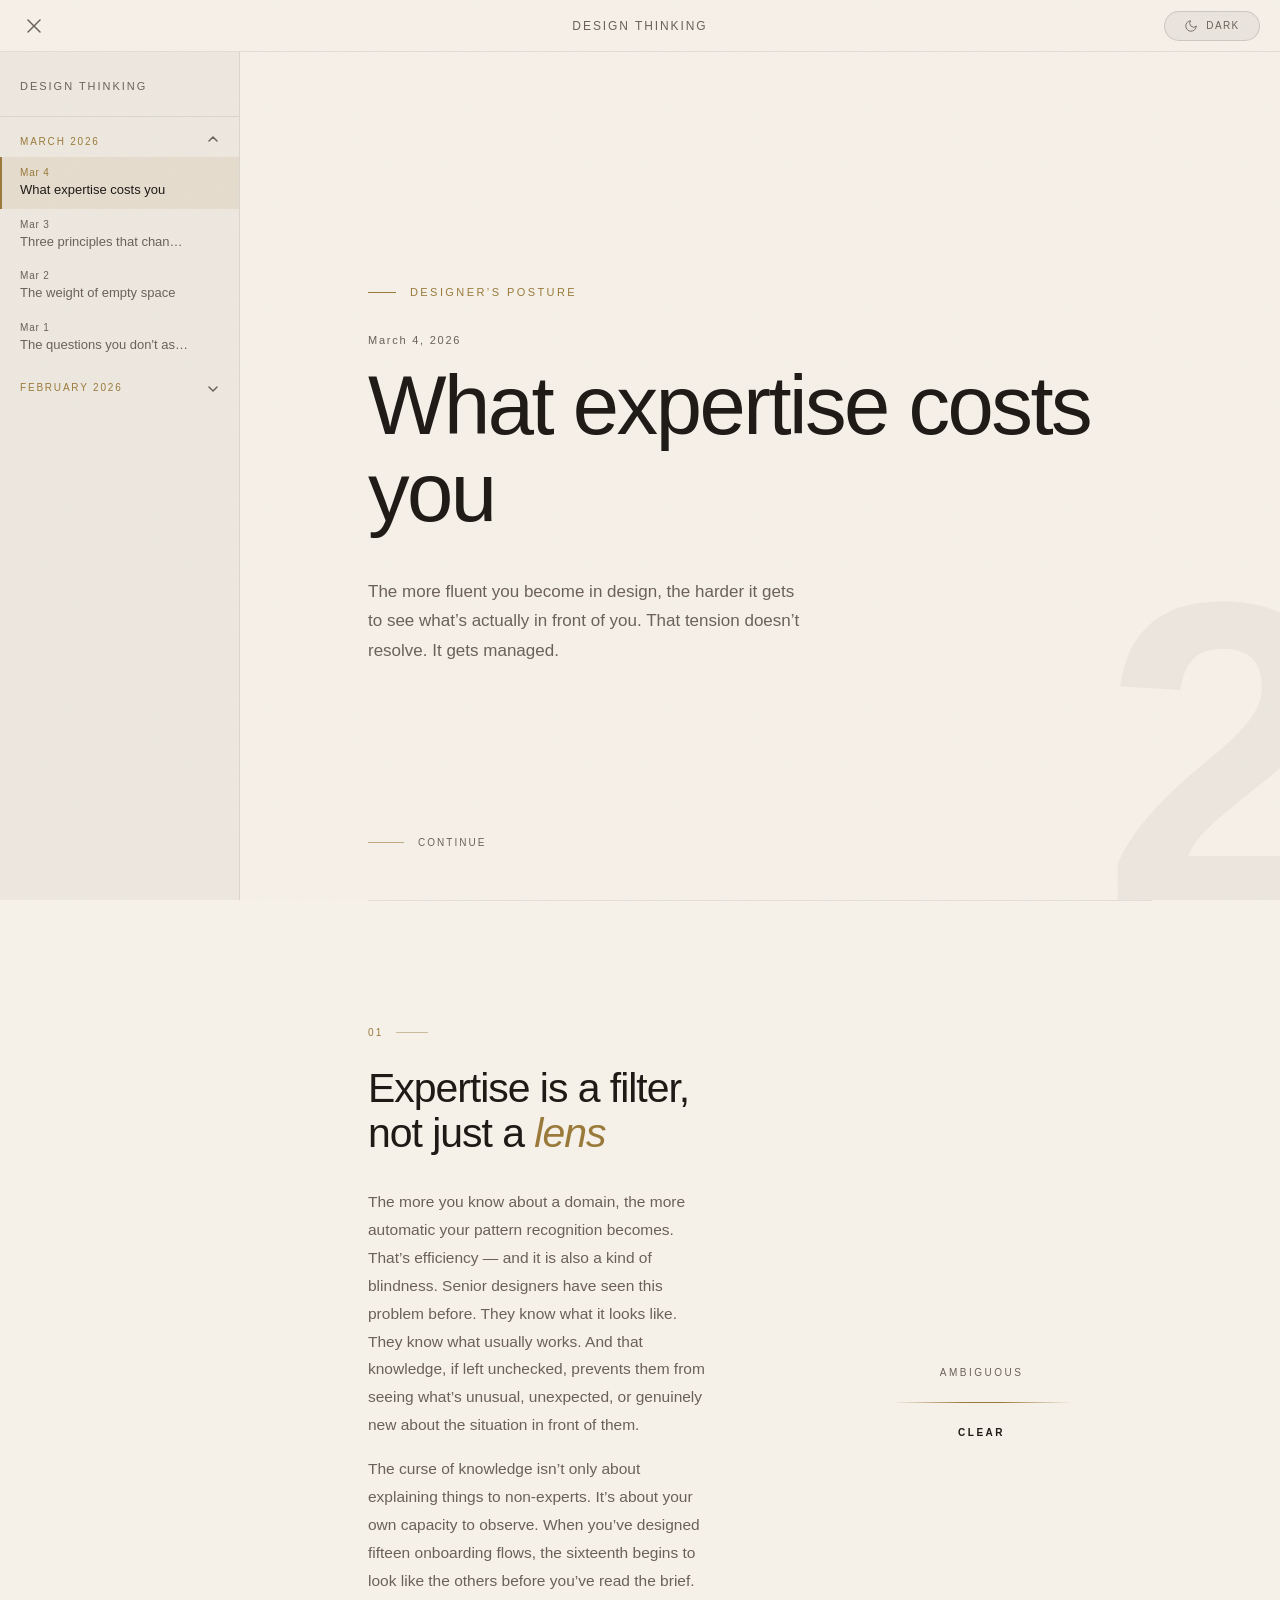
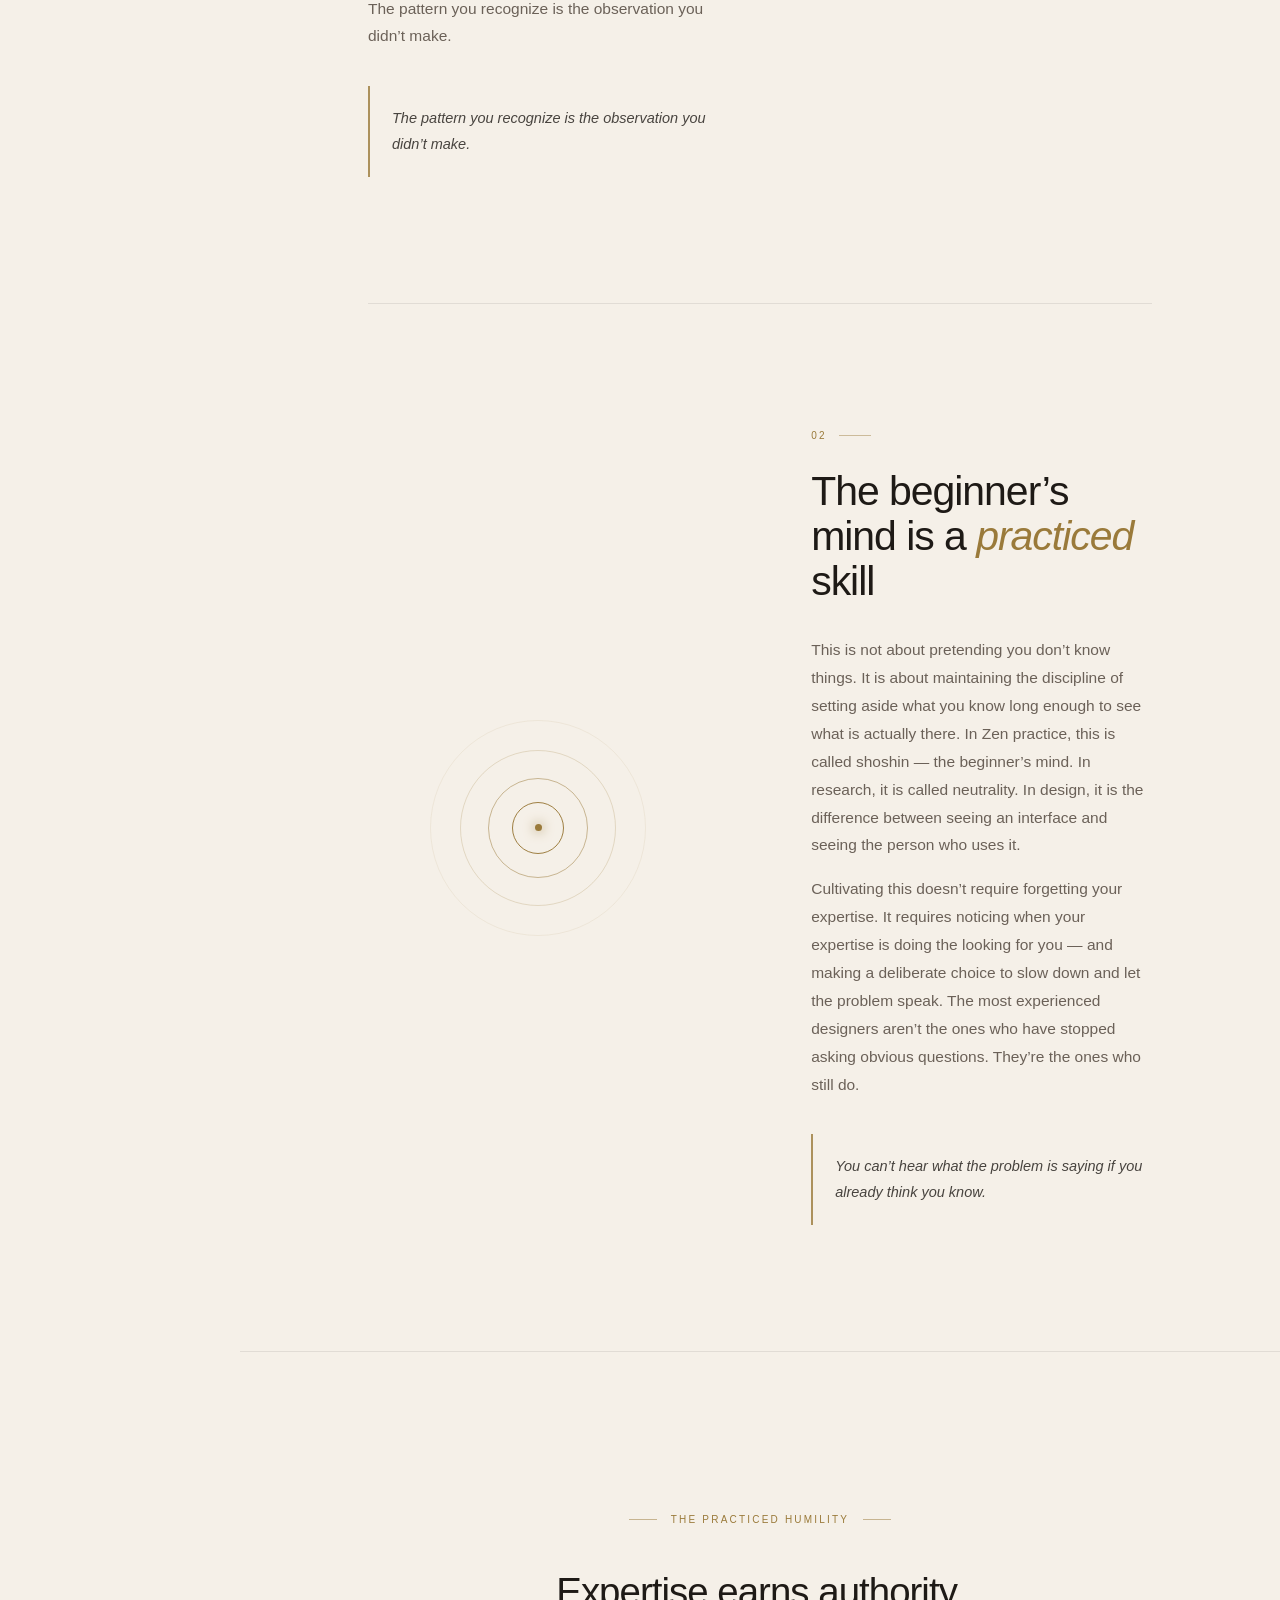
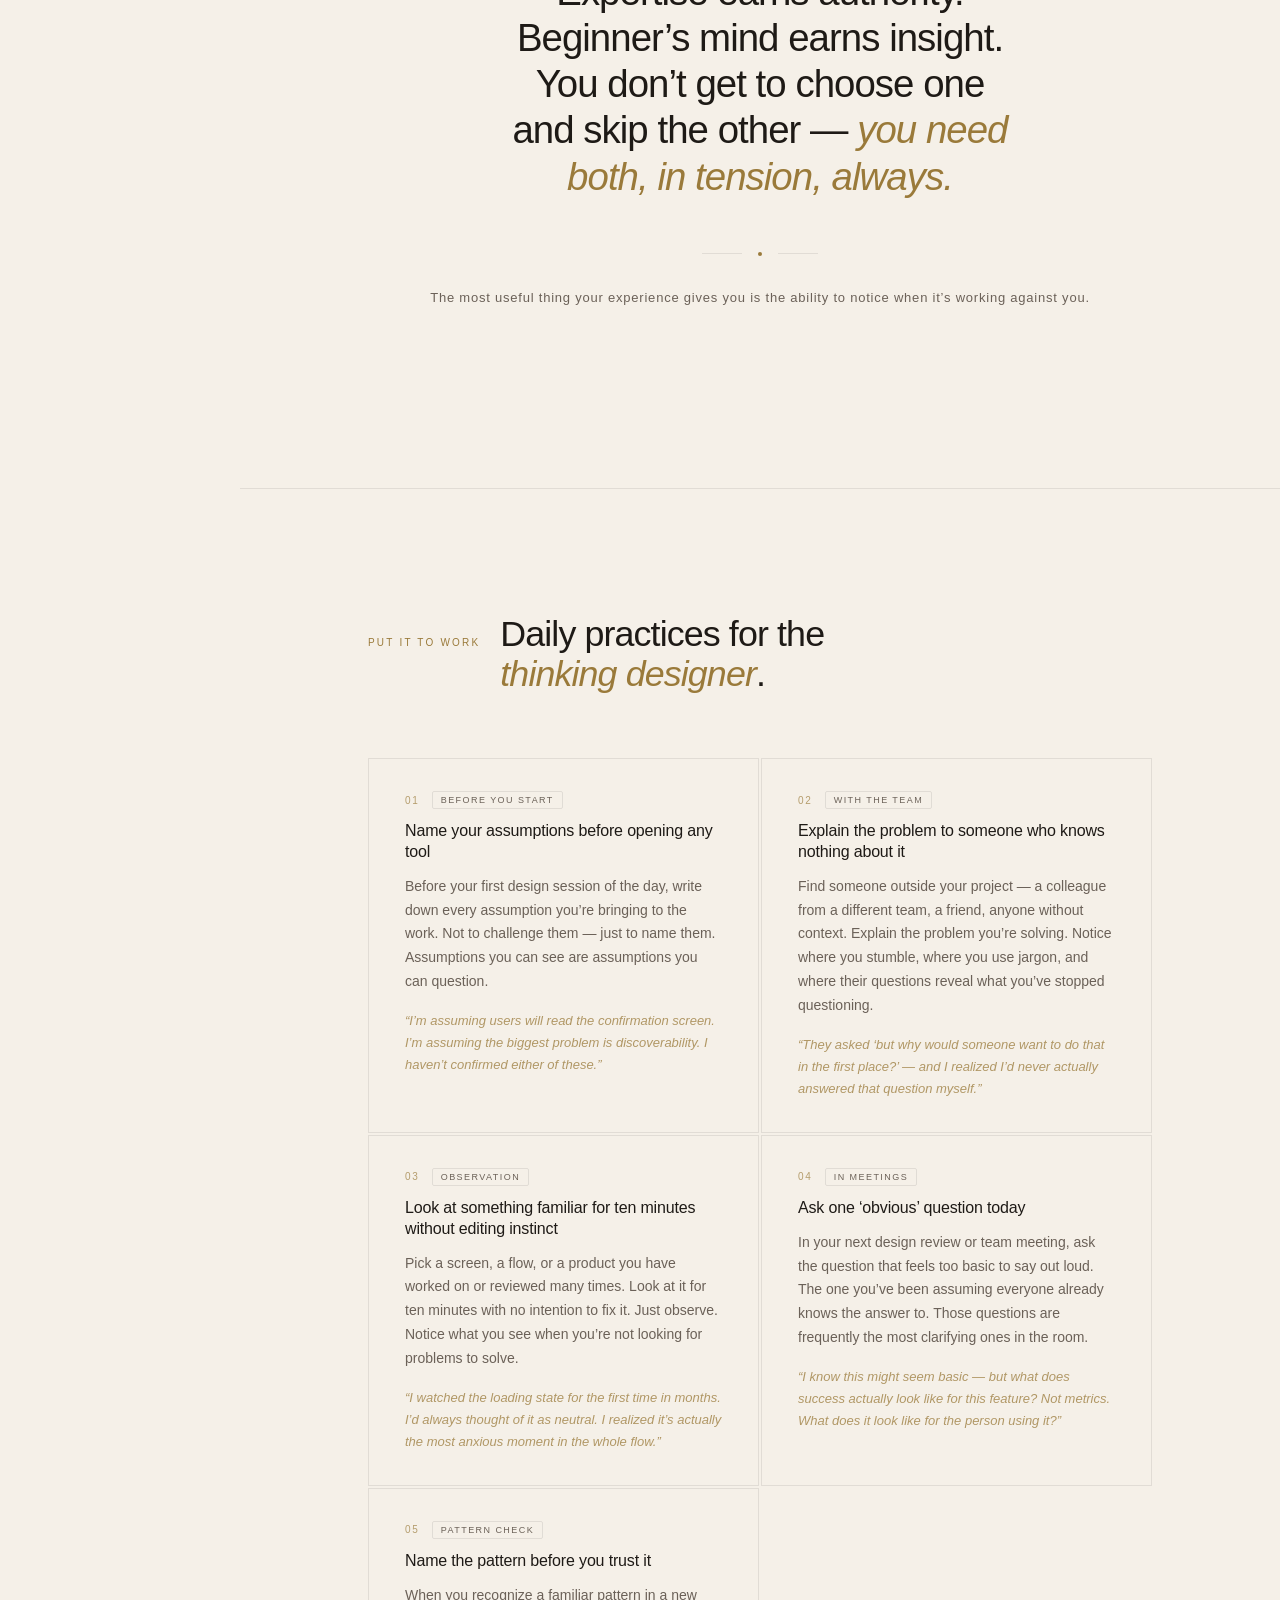
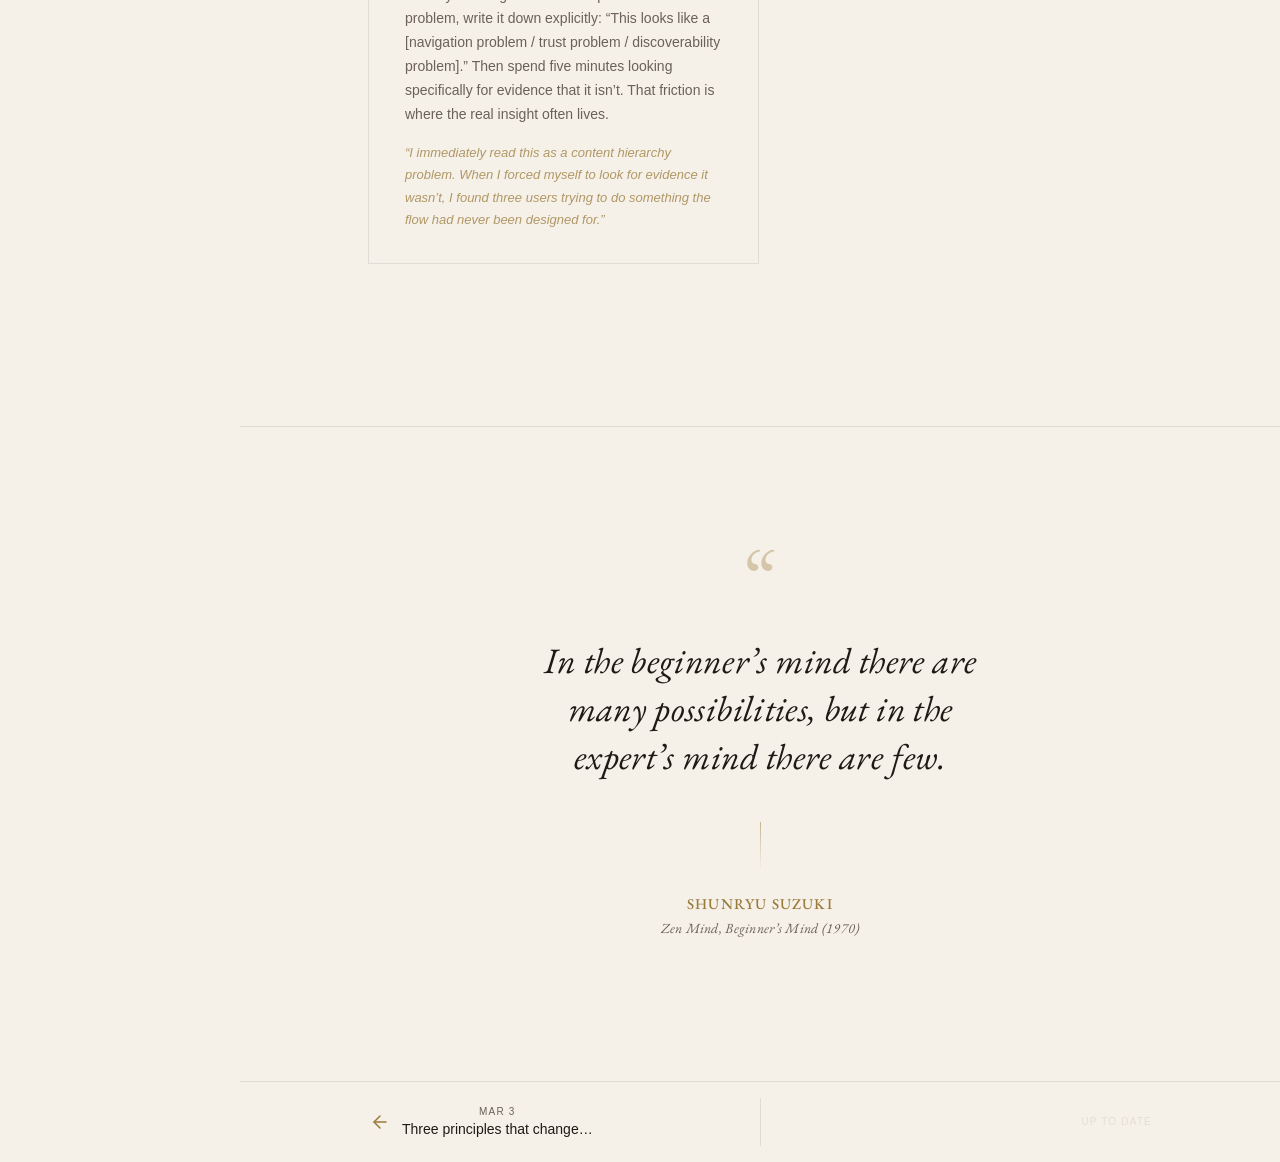
<file: index.html>
<!DOCTYPE html>
<html lang="en">
<head>
  <meta charset="UTF-8">
  <meta name="viewport" content="width=device-width, initial-scale=1.0, viewport-fit=cover">
  <meta name="apple-mobile-web-app-capable" content="yes">
  <meta name="apple-mobile-web-app-status-bar-style" content="black-translucent">
  <title>Design Thinking — Daily Blog</title>
  <link rel="preconnect" href="https://fonts.googleapis.com">
  <link rel="preconnect" href="https://fonts.gstatic.com" crossorigin>
  <link href="https://fonts.googleapis.com/css2?family=EB+Garamond:ital,wght@0,400;0,500;1,400;1,500&display=swap" rel="stylesheet">
  <link rel="stylesheet" href="style.css">
</head>
<body>

  <!-- ─── TOP BAR ─── -->
  <header class="top-bar">
    <button class="hamburger-btn" id="hamburgerBtn" aria-label="Toggle navigation">
      <svg id="hamburgerIcon" viewBox="0 0 18 18" xmlns="http://www.w3.org/2000/svg">
        <line x1="2" y1="4.5" x2="16" y2="4.5"/>
        <line x1="2" y1="9"   x2="16" y2="9"/>
        <line x1="2" y1="13.5" x2="16" y2="13.5"/>
      </svg>
    </button>

    <span class="top-bar-title">Design Thinking</span>

    <button class="theme-toggle" id="themeToggle" aria-label="Toggle color mode">
      <span class="theme-toggle-icon" id="themeIcon">
        <svg id="iconSun" viewBox="0 0 24 24" xmlns="http://www.w3.org/2000/svg">
          <circle cx="12" cy="12" r="4"/>
          <line x1="12" y1="2"  x2="12" y2="5"/>
          <line x1="12" y1="19" x2="12" y2="22"/>
          <line x1="2"  y1="12" x2="5"  y2="12"/>
          <line x1="19" y1="12" x2="22" y2="12"/>
          <line x1="4.22"  y1="4.22"  x2="6.34"  y2="6.34"/>
          <line x1="17.66" y1="17.66" x2="19.78" y2="19.78"/>
          <line x1="19.78" y1="4.22"  x2="17.66" y2="6.34"/>
          <line x1="6.34"  y1="17.66" x2="4.22"  y2="19.78"/>
        </svg>
        <svg id="iconMoon" viewBox="0 0 24 24" xmlns="http://www.w3.org/2000/svg" style="display:none">
          <path d="M21 12.79A9 9 0 1 1 11.21 3 7 7 0 0 0 21 12.79z"/>
        </svg>
      </span>
      <span class="theme-toggle-label" id="themeLabel">Light</span>
    </button>
  </header>

  <!-- ─── SIDEBAR BACKDROP ─── -->
  <div class="sidebar-backdrop" id="sidebarBackdrop"></div>

  <!-- ─── SIDEBAR ─── -->
  <nav class="sidebar" id="sidebar" aria-label="Blog entries">
    <div class="sidebar-inner">
      <div class="sidebar-blog-title">Design Thinking</div>
      <div id="sidebarNav"></div>
    </div>
  </nav>

  <!-- ─── LAYOUT ─── -->
  <div class="layout">
    <main class="main-content" id="mainContent" role="main">
      <div class="loading-state">Loading&hellip;</div>
    </main>
  </div>

  <script>
    // ═══════════════════════════════════════════════════════════════
    // DATA — fetched from manifest.json and individual entry files
    // ═══════════════════════════════════════════════════════════════

    let MANIFEST = [];                 // [{date, type, title, month?}]
    const ENTRY_CACHE = new Map();     // date → full entry object

    async function fetchManifest() {
      const res = await fetch('./manifest.json');
      if (!res.ok) throw new Error(`Failed to load manifest (${res.status})`);
      MANIFEST = await res.json();
    }

    async function fetchEntry(date) {
      if (ENTRY_CACHE.has(date)) return ENTRY_CACHE.get(date);
      const [y, m] = date.split('-');
      const res = await fetch(`./entries/${y}-${m}/${date}.json`);
      if (!res.ok) throw new Error(`Failed to load entry ${date} (${res.status})`);
      const data = await res.json();
      ENTRY_CACHE.set(date, data);
      return data;
    }

    // ═══════════════════════════════════════════════════════════════
    // HELPERS
    // ═══════════════════════════════════════════════════════════════

    function formatDate(dateStr) {
      const [y, m, d] = dateStr.split('-').map(Number);
      const date = new Date(y, m - 1, d);
      return date.toLocaleDateString('en-US', { month: 'short', day: 'numeric' });
    }

    function formatDateLong(dateStr) {
      const [y, m, d] = dateStr.split('-').map(Number);
      const date = new Date(y, m - 1, d);
      return date.toLocaleDateString('en-US', { month: 'long', day: 'numeric', year: 'numeric' });
    }

    function getMonthKey(dateStr) {
      const [y, m] = dateStr.split('-');
      return `${y}-${m}`;
    }

    function formatMonthLabel(monthKey) {
      const [y, m] = monthKey.split('-').map(Number);
      const date = new Date(y, m - 1, 1);
      return date.toLocaleDateString('en-US', { month: 'long', year: 'numeric' });
    }

    function truncateTitle(title, maxLen = 28) {
      if (title.length <= maxLen) return title;
      return title.slice(0, maxLen).trim() + '\u2026';
    }

    // ═══════════════════════════════════════════════════════════════
    // VISUAL BUILDERS
    // ═══════════════════════════════════════════════════════════════

    function buildRingsVisual() {
      return `<div class="visual-rings">
        <div class="ring ring-4"></div>
        <div class="ring ring-3"></div>
        <div class="ring ring-2"></div>
        <div class="ring ring-1"></div>
        <div class="ring-dot"></div>
      </div>`;
    }

    function buildClarityVisual() {
      return `<div class="visual-clarity">
        <span class="clarity-label clarity-top">Ambiguous</span>
        <div class="clarity-beam"></div>
        <span class="clarity-label clarity-bottom">Clear</span>
      </div>`;
    }

    function buildFrameVisual() {
      return `<div class="visual-frame-wrap">
        <svg class="frame-svg" viewBox="0 0 200 200" xmlns="http://www.w3.org/2000/svg">
          <rect class="frame-outer" x="8"  y="8"  width="184" height="184" rx="2"/>
          <rect class="frame-inner" x="32" y="32" width="136" height="136" rx="1"/>
          <line class="frame-cross-h" x1="8" y1="100" x2="192" y2="100"/>
          <line class="frame-cross-v" x1="100" y1="8" x2="100" y2="192"/>
          <circle class="frame-center" cx="100" cy="100" r="3"/>
        </svg>
      </div>`;
    }

    function buildVisual(type) {
      if (type === 'rings')   return buildRingsVisual();
      if (type === 'clarity') return buildClarityVisual();
      if (type === 'frame')   return buildFrameVisual();
      return '';
    }

    // ═══════════════════════════════════════════════════════════════
    // RENDER ENTRY
    // ═══════════════════════════════════════════════════════════════

    let currentRevealObserver = null;

    function renderEntry(entry, isFirstLoad) {
      if (entry.type === 'summary') {
        renderSummary(entry);
        return;
      }

      const main = document.getElementById('mainContent');
      const entryIndex = MANIFEST.findIndex(e => e.date === entry.date);
      const prevMeta = entryIndex > 0 ? MANIFEST[entryIndex - 1] : null;
      const nextMeta = entryIndex < MANIFEST.length - 1 ? MANIFEST[entryIndex + 1] : null;

      const principleCount = entry.principles.length;

      const principlesHTML = entry.principles.map((p, i) => {
        const isEven = i % 2 === 1;
        const contentHTML = `<div class="principle-content">
          <div class="principle-label">
            <span class="principle-num">${p.number}</span>
            <div class="principle-label-line"></div>
          </div>
          <h2 class="principle-headline">${p.headline}</h2>
          ${p.body.map(para => `<p class="principle-body">${para}</p>`).join('\n')}
          <blockquote class="principle-callout">${p.callout}</blockquote>
        </div>`;

        const visualHTML = `<div class="principle-visual">${buildVisual(p.visual)}</div>`;

        return `<article class="principle" data-index="${i + 1}" data-visual="${p.visual}">
          ${isEven ? visualHTML : contentHTML}
          ${isEven ? contentHTML : visualHTML}
        </article>`;
      }).join('\n');

      const actionsHTML = entry.actions.map((a, i) => `<div class="action-item">
        <div class="action-meta">
          <span class="action-num">${String(i + 1).padStart(2, '0')}</span>
          <span class="action-tag">${a.tag}</span>
        </div>
        <div class="action-title">${a.title}</div>
        <p class="action-desc">${a.desc}</p>
        <p class="action-example">${a.example}</p>
      </div>`).join('\n');

      const prevHTML = prevMeta
        ? `<button class="entry-nav-side left" onclick="navigateTo('${prevMeta.date}')">
            <span class="entry-nav-arrow">
              <svg viewBox="0 0 20 20" xmlns="http://www.w3.org/2000/svg">
                <polyline points="12,4 6,10 12,16"/>
                <line x1="6" y1="10" x2="18" y2="10"/>
              </svg>
            </span>
            <div class="entry-nav-meta">
              <span class="entry-nav-date">${formatDate(prevMeta.date)}</span>
              <span class="entry-nav-title">${truncateTitle(prevMeta.title)}</span>
            </div>
          </button>`
        : `<div class="entry-nav-side left hidden" aria-hidden="true"></div>`;

      const nextHTML = nextMeta
        ? `<button class="entry-nav-side right" onclick="navigateTo('${nextMeta.date}')">
            <div class="entry-nav-meta">
              <span class="entry-nav-date">${formatDate(nextMeta.date)}</span>
              <span class="entry-nav-title">${truncateTitle(nextMeta.title)}</span>
            </div>
            <span class="entry-nav-arrow">
              <svg viewBox="0 0 20 20" xmlns="http://www.w3.org/2000/svg">
                <polyline points="8,4 14,10 8,16"/>
                <line x1="2" y1="10" x2="14" y2="10"/>
              </svg>
            </span>
          </button>`
        : `<div class="entry-nav-side right disabled" aria-hidden="true">
            <div class="entry-nav-meta">
              <span class="entry-nav-date" style="opacity:0.35">Up to date</span>
            </div>
          </div>`;

      const heroClass = isFirstLoad ? 'hero' : 'hero compact';

      main.innerHTML = `
        <section class="${heroClass}">
          <div class="hero-eyebrow">${entry.theme}</div>
          <div class="hero-date">${formatDateLong(entry.date)}</div>
          <h1 class="hero-headline">${entry.title}</h1>
          <p class="hero-body">${entry.subtitle}</p>
          ${isFirstLoad ? `<div class="hero-scroll-hint">
            <div class="scroll-line"></div>
            <span class="scroll-label">Continue</span>
          </div>` : ''}
          <div class="hero-ghost" aria-hidden="true">${principleCount}</div>
        </section>

        <div class="principles">
          ${principlesHTML}
        </div>

        <section class="coda">
          <div class="coda-eyebrow">${entry.coda.eyebrow}</div>
          <p class="coda-quote">${entry.coda.quote}</p>
          <div class="coda-divider">
            <div class="coda-divider-line"></div>
            <div class="coda-divider-dot"></div>
            <div class="coda-divider-line"></div>
          </div>
          <p class="coda-footer">${entry.coda.footer}</p>
        </section>

        <section class="actions">
          <div class="actions-header">
            <span class="actions-eyebrow">Put it to work</span>
            <h2 class="actions-headline">Daily practices for the<br><em>thinking designer</em>.</h2>
          </div>
          <div class="actions-grid">
            ${actionsHTML}
          </div>
        </section>

        <section class="closing-quote">
          <div class="closing-quote-mark">&ldquo;</div>
          <p class="closing-quote-text">${entry.closingQuote.text}</p>
          <div class="closing-quote-rule"></div>
          <div class="closing-quote-attribution">${entry.closingQuote.attribution}</div>
          <div class="closing-quote-role">${entry.closingQuote.role}</div>
        </section>

        <nav class="entry-nav" aria-label="Entry navigation">
          ${prevHTML}
          <div class="entry-nav-divider"></div>
          ${nextHTML}
        </nav>
      `;

      document.title = `${entry.title} \u2014 Design Thinking`;
      setupScrollReveal();
      updateSidebarActive(entry.date);
    }

    // ═══════════════════════════════════════════════════════════════
    // SCROLL REVEAL
    // ═══════════════════════════════════════════════════════════════

    function setupScrollReveal() {
      if (currentRevealObserver) {
        currentRevealObserver.disconnect();
      }

      currentRevealObserver = new IntersectionObserver((entries) => {
        entries.forEach(entry => {
          if (!entry.isIntersecting) return;

          const el = entry.target;
          el.classList.add('visible');

          const clarityVisual = el.querySelector('.visual-clarity');
          if (clarityVisual) {
            setTimeout(() => {
              clarityVisual.querySelector('.clarity-beam')?.classList.add('extended');
              clarityVisual.querySelector('.clarity-top')?.classList.add('sharpened');
              clarityVisual.querySelector('.clarity-bottom')?.classList.add('sharpened');
            }, 200);
          }

          const frameWrap = el.querySelector('.visual-frame-wrap');
          if (frameWrap) {
            setTimeout(() => {
              frameWrap.classList.add('frame-drawn');
            }, 200);
          }

          currentRevealObserver.unobserve(el);
        });
      }, { threshold: 0.2 });

      document.querySelectorAll('.principle, .coda, .actions, .closing-quote').forEach(el => {
        currentRevealObserver.observe(el);
      });
    }

    // ═══════════════════════════════════════════════════════════════
    // SIDEBAR BUILDER
    // ═══════════════════════════════════════════════════════════════

    let isFirstRender = true;

    function buildSidebar() {
      const nav = document.getElementById('sidebarNav');

      const months = {};
      [...MANIFEST].reverse().forEach(entry => {
        const key = getMonthKey(entry.date);
        if (!months[key]) months[key] = [];
        months[key].push(entry);
      });

      let html = '';
      Object.entries(months).forEach(([monthKey, monthEntries]) => {
        html += `
          <div class="sidebar-month" data-month="${monthKey}" id="month-${monthKey}">
            <div class="sidebar-month-header" onclick="toggleMonth('${monthKey}')">
              <span class="sidebar-month-label">${formatMonthLabel(monthKey)}</span>
              <span class="sidebar-month-chevron">
                <svg viewBox="0 0 12 12" xmlns="http://www.w3.org/2000/svg">
                  <polyline points="2,4 6,8 10,4"/>
                </svg>
              </span>
            </div>
            <div class="sidebar-entries">
              ${monthEntries.map(entry => `
                <button class="sidebar-entry${entry.type === 'summary' ? ' sidebar-entry--summary' : ''}" data-date="${entry.date}" onclick="navigateTo('${entry.date}')">
                  <div class="sidebar-entry-date">${entry.type === 'summary' ? '\u2014 ' + entry.month + ' Summary' : formatDate(entry.date)}</div>
                  <div class="sidebar-entry-title">${entry.type === 'summary' ? 'Monthly Review' : truncateTitle(entry.title, 26)}</div>
                </button>
              `).join('')}
            </div>
          </div>
        `;
      });

      nav.innerHTML = html;
    }

    function toggleMonth(monthKey) {
      const monthEl = document.getElementById(`month-${monthKey}`);
      if (monthEl) {
        monthEl.classList.toggle('open');
      }
    }

    function updateSidebarActive(activeDate) {
      document.querySelectorAll('.sidebar-entry').forEach(btn => {
        btn.classList.toggle('active', btn.dataset.date === activeDate);
      });

      const monthKey = getMonthKey(activeDate);
      const monthEl = document.getElementById(`month-${monthKey}`);
      if (monthEl && !monthEl.classList.contains('open')) {
        monthEl.classList.add('open');
      }
    }

    // ═══════════════════════════════════════════════════════════════
    // HASH ROUTING
    // ═══════════════════════════════════════════════════════════════

    async function getEntryFromHash() {
      const hash = window.location.hash.replace('#', '');
      if (hash) {
        const found = MANIFEST.find(e => e.date === hash);
        if (found) return await fetchEntry(hash);
      }
      // Default: most recent entry
      const latest = MANIFEST[MANIFEST.length - 1];
      return await fetchEntry(latest.date);
    }

    function navigateTo(date) {
      window.location.hash = date;
      if (window.innerWidth <= 768) {
        closeSidebar();
      }
    }

    function renderSummary(entry) {
      const main = document.getElementById('mainContent');
      const entryIndex = MANIFEST.findIndex(e => e.date === entry.date);
      const prevMeta = entryIndex > 0 ? MANIFEST[entryIndex - 1] : null;
      const nextMeta = entryIndex < MANIFEST.length - 1 ? MANIFEST[entryIndex + 1] : null;

      const themesHTML = entry.themes.map(t => `
        <div class="summary-theme">
          <div class="summary-theme-title">${t.title}</div>
          <p class="summary-theme-body">${t.summary}</p>
        </div>
      `).join('');

      const exercisesHTML = entry.exercises.map(ex => `
        <div class="summary-exercise">
          <div class="summary-exercise-meta">
            <span class="summary-exercise-num">${ex.number}</span>
            <span class="summary-exercise-tag">${ex.duration}</span>
            <span class="summary-exercise-tag">${ex.format}</span>
          </div>
          <div class="summary-exercise-title">${ex.title}</div>
          <p class="summary-exercise-desc">${ex.desc}</p>
          <p class="summary-exercise-outcome"><em>Outcome:</em> ${ex.outcome}</p>
        </div>
      `).join('');

      const prevNextHTML = `
        <nav class="entry-nav" aria-label="Entry navigation">
          ${prevMeta
            ? `<button class="entry-nav-side left" onclick="navigateTo('${prevMeta.date}')">
                <span class="entry-nav-arrow">
                  <svg viewBox="0 0 20 20" xmlns="http://www.w3.org/2000/svg">
                    <polyline points="12,4 6,10 12,16"/>
                    <line x1="6" y1="10" x2="18" y2="10"/>
                  </svg>
                </span>
                <div class="entry-nav-meta">
                  <span class="entry-nav-date">${formatDate(prevMeta.date)}</span>
                  <span class="entry-nav-title">${truncateTitle(prevMeta.title)}</span>
                </div>
              </button>`
            : `<div class="entry-nav-side left hidden" aria-hidden="true"></div>`}
          <div class="entry-nav-divider"></div>
          ${nextMeta
            ? `<button class="entry-nav-side right" onclick="navigateTo('${nextMeta.date}')">
                <div class="entry-nav-meta">
                  <span class="entry-nav-date">${formatDate(nextMeta.date)}</span>
                  <span class="entry-nav-title">${truncateTitle(nextMeta.title)}</span>
                </div>
                <span class="entry-nav-arrow">
                  <svg viewBox="0 0 20 20" xmlns="http://www.w3.org/2000/svg">
                    <polyline points="8,4 14,10 8,16"/>
                    <line x1="2" y1="10" x2="14" y2="10"/>
                  </svg>
                </span>
              </button>`
            : `<div class="entry-nav-side right disabled" aria-hidden="true">
                <div class="entry-nav-meta">
                  <span class="entry-nav-date" style="opacity:0.35">Up to date</span>
                </div>
              </div>`}
        </nav>`;

      main.innerHTML = `
        <div class="summary-wrap">
          <div class="summary-hero">
            <div class="summary-eyebrow">${entry.month}</div>
            <h1 class="summary-headline">${entry.title}</h1>
            <p class="summary-subtitle">${entry.subtitle}</p>
          </div>

          <div class="summary-section">
            <div class="summary-section-label">
              <span class="summary-section-num">\u2014</span>
              <span class="summary-section-heading">Themes of the Month</span>
            </div>
            <div class="summary-themes">${themesHTML}</div>
          </div>

          <div class="summary-section summary-section--exercises">
            <div class="summary-section-label">
              <span class="summary-section-num">\u2014</span>
              <span class="summary-section-heading">Design Exercises</span>
            </div>
            <p class="summary-exercises-intro">Three to five hands-on exercises to carry this month's thinking into your practice.</p>
            <div class="summary-exercises">${exercisesHTML}</div>
          </div>

          <div class="closing-quote visible">
            <div class="closing-quote-mark">&ldquo;</div>
            <p class="closing-quote-text">${entry.closingQuote.text}</p>
            <div class="closing-quote-rule"></div>
            <div class="closing-quote-attribution">${entry.closingQuote.attribution}</div>
            <div class="closing-quote-role">${entry.closingQuote.role}</div>
          </div>

          ${prevNextHTML}
        </div>
      `;

      document.title = `${entry.title} \u2014 Design Thinking`;
      updateSidebarActive(entry.date);
    }

    async function handleRouteChange() {
      const firstLoad = isFirstRender;
      isFirstRender = false;

      try {
        const entry = await getEntryFromHash();
        renderEntry(entry, firstLoad);
      } catch (err) {
        document.getElementById('mainContent').innerHTML =
          `<div class="loading-state">Failed to load entry. Please refresh.</div>`;
        console.error(err);
      }

      if (!firstLoad) {
        window.scrollTo({ top: 0, behavior: 'instant' });
      }
    }

    window.addEventListener('hashchange', () => handleRouteChange());

    // ═══════════════════════════════════════════════════════════════
    // SIDEBAR TOGGLE
    // ═══════════════════════════════════════════════════════════════

    let sidebarOpen = null;

    function setSidebarState(open) {
      sidebarOpen = open;
      const sidebar = document.getElementById('sidebar');
      const main = document.getElementById('mainContent');
      const backdrop = document.getElementById('sidebarBackdrop');
      const isDesktop = window.innerWidth > 768;

      if (open) {
        sidebar.classList.remove('closed');
        if (isDesktop) {
          main.classList.remove('sidebar-closed');
          backdrop.style.display = 'none';
        } else {
          backdrop.style.display = 'block';
          requestAnimationFrame(() => {
            backdrop.classList.add('visible');
          });
          document.body.style.overflow = 'hidden';
        }
      } else {
        sidebar.classList.add('closed');
        if (isDesktop) {
          main.classList.add('sidebar-closed');
        }
        if (!isDesktop) {
          backdrop.classList.remove('visible');
          setTimeout(() => {
            backdrop.style.display = 'none';
          }, 300);
          document.body.style.overflow = '';
        }
      }

      updateHamburgerIcon(open);
    }

    function toggleSidebar() {
      setSidebarState(!sidebarOpen);
    }

    function closeSidebar() {
      setSidebarState(false);
    }

    function updateHamburgerIcon(open) {
      const icon = document.getElementById('hamburgerIcon');
      if (open) {
        icon.innerHTML = `
          <line x1="3" y1="3" x2="15" y2="15"/>
          <line x1="15" y1="3" x2="3" y2="15"/>
        `;
      } else {
        icon.innerHTML = `
          <line x1="2" y1="4.5" x2="16" y2="4.5"/>
          <line x1="2" y1="9"   x2="16" y2="9"/>
          <line x1="2" y1="13.5" x2="16" y2="13.5"/>
        `;
      }
    }

    document.getElementById('hamburgerBtn').addEventListener('click', toggleSidebar);
    document.getElementById('sidebarBackdrop').addEventListener('click', closeSidebar);

    let resizeTimer;
    window.addEventListener('resize', () => {
      clearTimeout(resizeTimer);
      resizeTimer = setTimeout(() => {
        const isDesktop = window.innerWidth > 768;
        const main = document.getElementById('mainContent');
        const backdrop = document.getElementById('sidebarBackdrop');
        const sidebar = document.getElementById('sidebar');

        if (isDesktop) {
          backdrop.style.display = 'none';
          backdrop.classList.remove('visible');
          document.body.style.overflow = '';
          if (sidebarOpen) {
            main.classList.remove('sidebar-closed');
            sidebar.classList.remove('closed');
          } else {
            main.classList.add('sidebar-closed');
            sidebar.classList.add('closed');
          }
        } else {
          main.classList.remove('sidebar-closed');
          if (sidebarOpen) {
            backdrop.style.display = 'block';
            requestAnimationFrame(() => backdrop.classList.add('visible'));
            document.body.style.overflow = 'hidden';
            sidebar.classList.remove('closed');
          } else {
            backdrop.style.display = 'none';
            backdrop.classList.remove('visible');
            document.body.style.overflow = '';
            sidebar.classList.add('closed');
          }
        }
      }, 100);
    });

    // ═══════════════════════════════════════════════════════════════
    // THEME TOGGLE
    // ═══════════════════════════════════════════════════════════════

    const html_el    = document.documentElement;
    const toggle     = document.getElementById('themeToggle');
    const iconSun    = document.getElementById('iconSun');
    const iconMoon   = document.getElementById('iconMoon');
    const label      = document.getElementById('themeLabel');
    const systemDark = window.matchMedia('(prefers-color-scheme: dark)');

    function isDark() {
      const t = html_el.dataset.theme;
      if (t === 'dark')  return true;
      if (t === 'light') return false;
      return systemDark.matches;
    }

    function applyTheme(dark, persist) {
      html_el.dataset.theme    = dark ? 'dark' : 'light';
      iconSun.style.display    = dark ? '' : 'none';
      iconMoon.style.display   = dark ? 'none' : '';
      label.textContent        = dark ? 'Light' : 'Dark';
      if (persist) {
        localStorage.setItem('theme', dark ? 'dark' : 'light');
      }
    }

    const savedTheme = localStorage.getItem('theme');
    if (savedTheme) {
      applyTheme(savedTheme === 'dark', false);
    } else {
      applyTheme(systemDark.matches, false);
    }

    toggle.addEventListener('click', () => applyTheme(!isDark(), true));
    systemDark.addEventListener('change', e => {
      if (!localStorage.getItem('theme')) {
        applyTheme(e.matches, false);
      }
    });

    // ═══════════════════════════════════════════════════════════════
    // INIT
    // ═══════════════════════════════════════════════════════════════

    const isDesktopInit = window.innerWidth > 768;
    setSidebarState(isDesktopInit);

    fetchManifest()
      .then(() => {
        buildSidebar();
        handleRouteChange();
      })
      .catch(err => {
        console.error('Failed to load manifest:', err);
        document.getElementById('mainContent').innerHTML =
          `<div class="loading-state">Could not load content. Please refresh.</div>`;
      });
  </script>
</body>
</html>
</file>
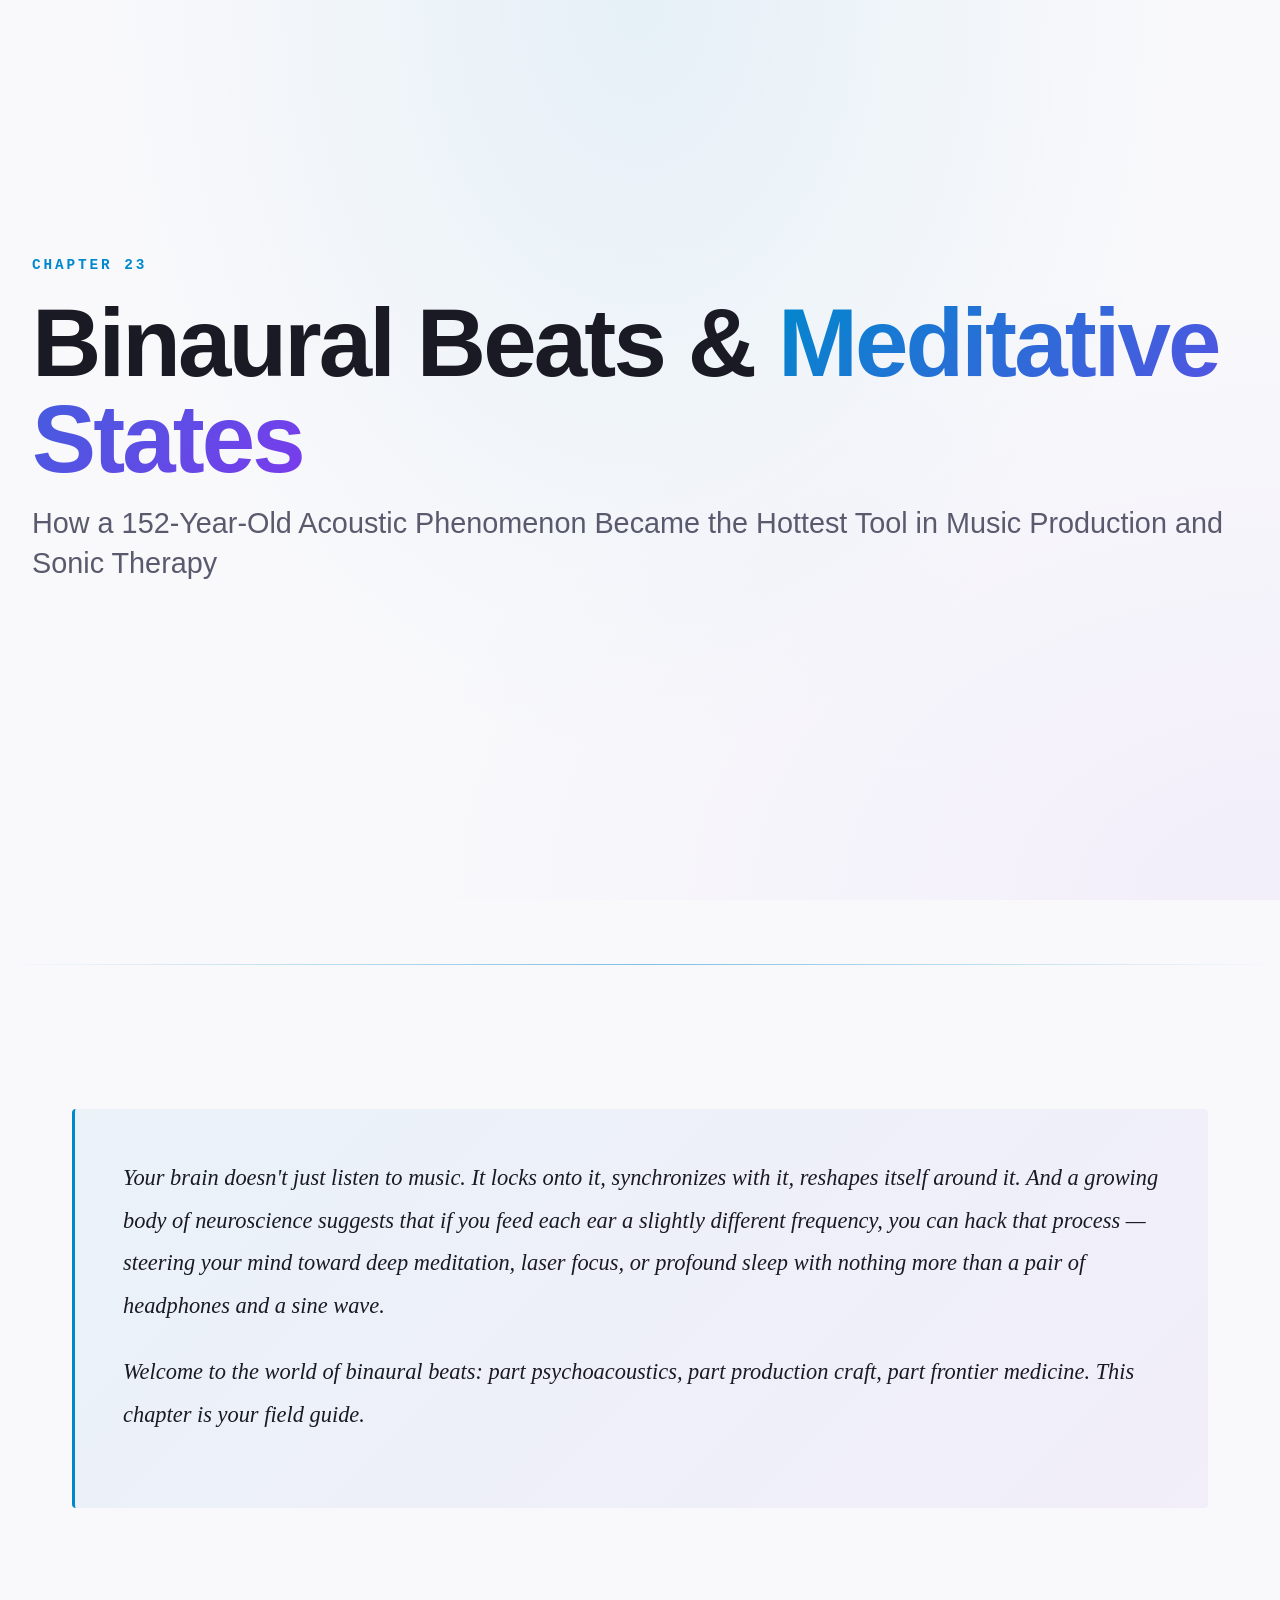
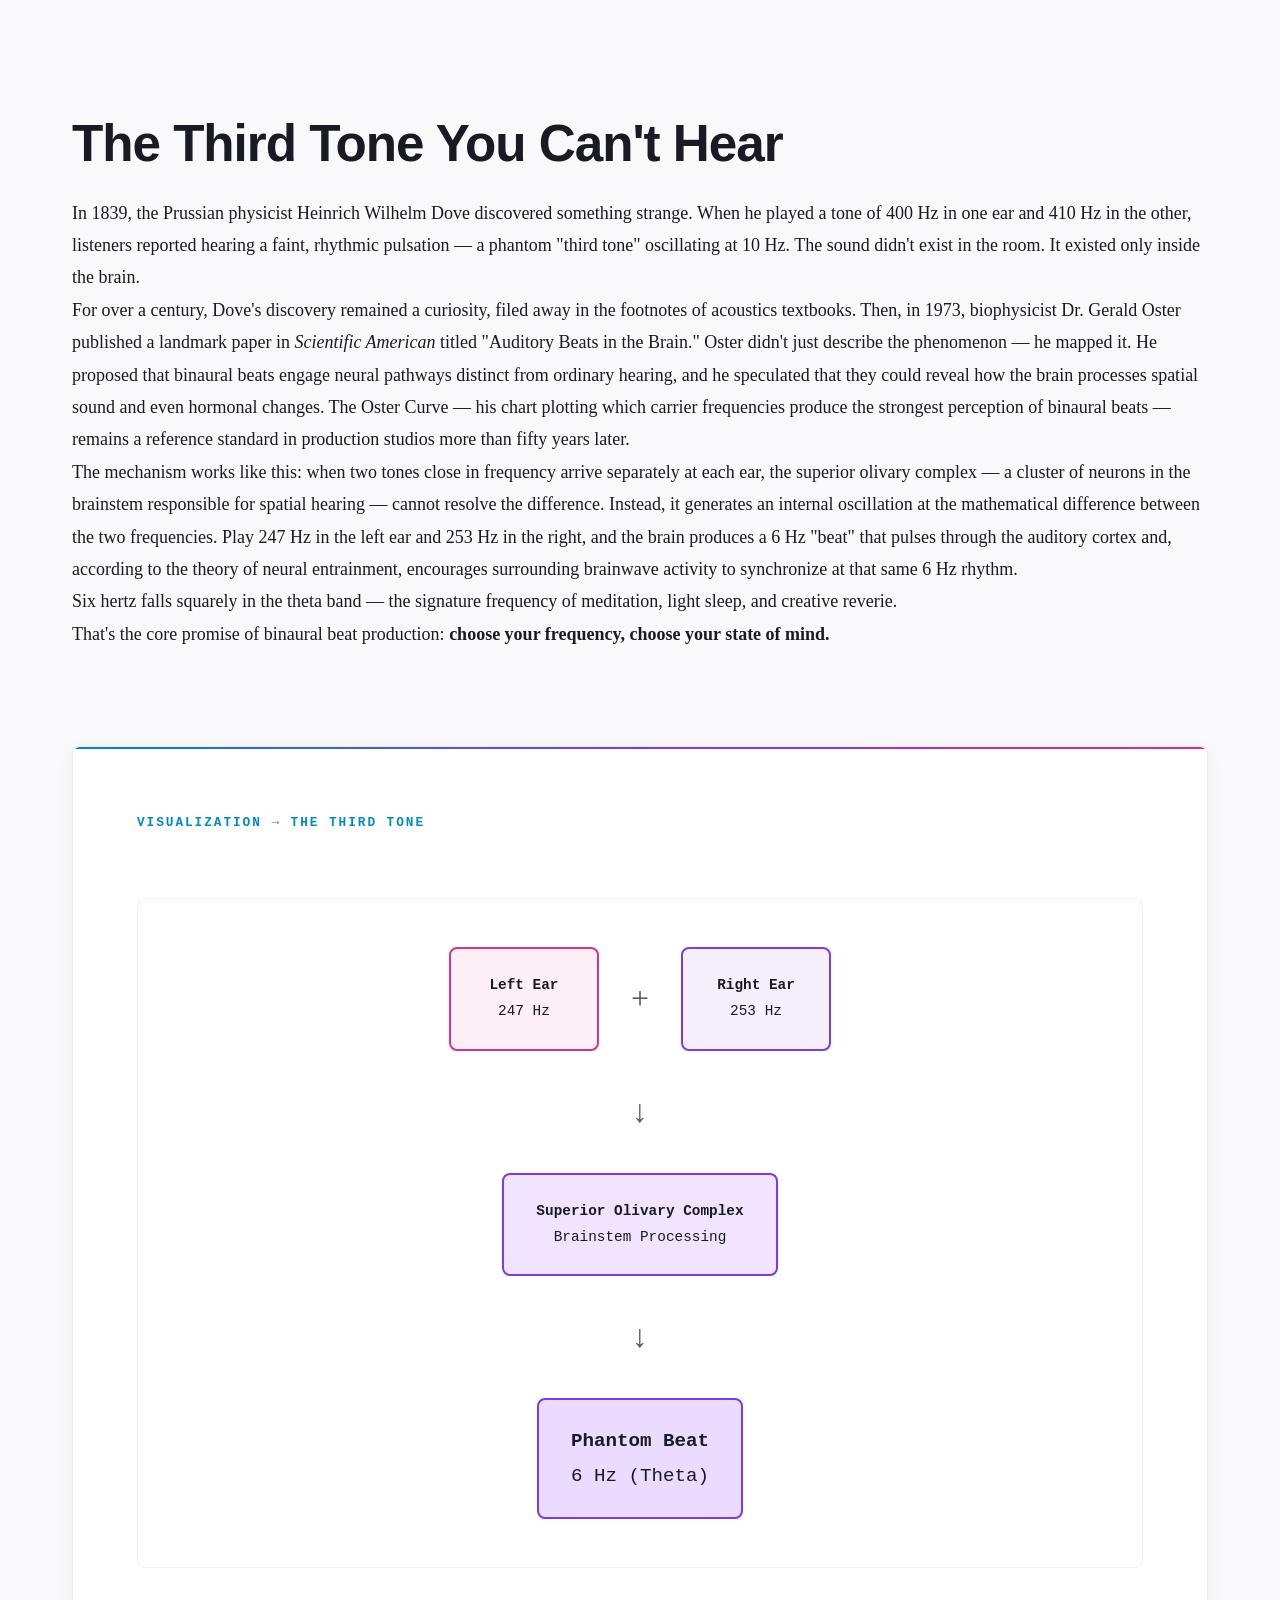
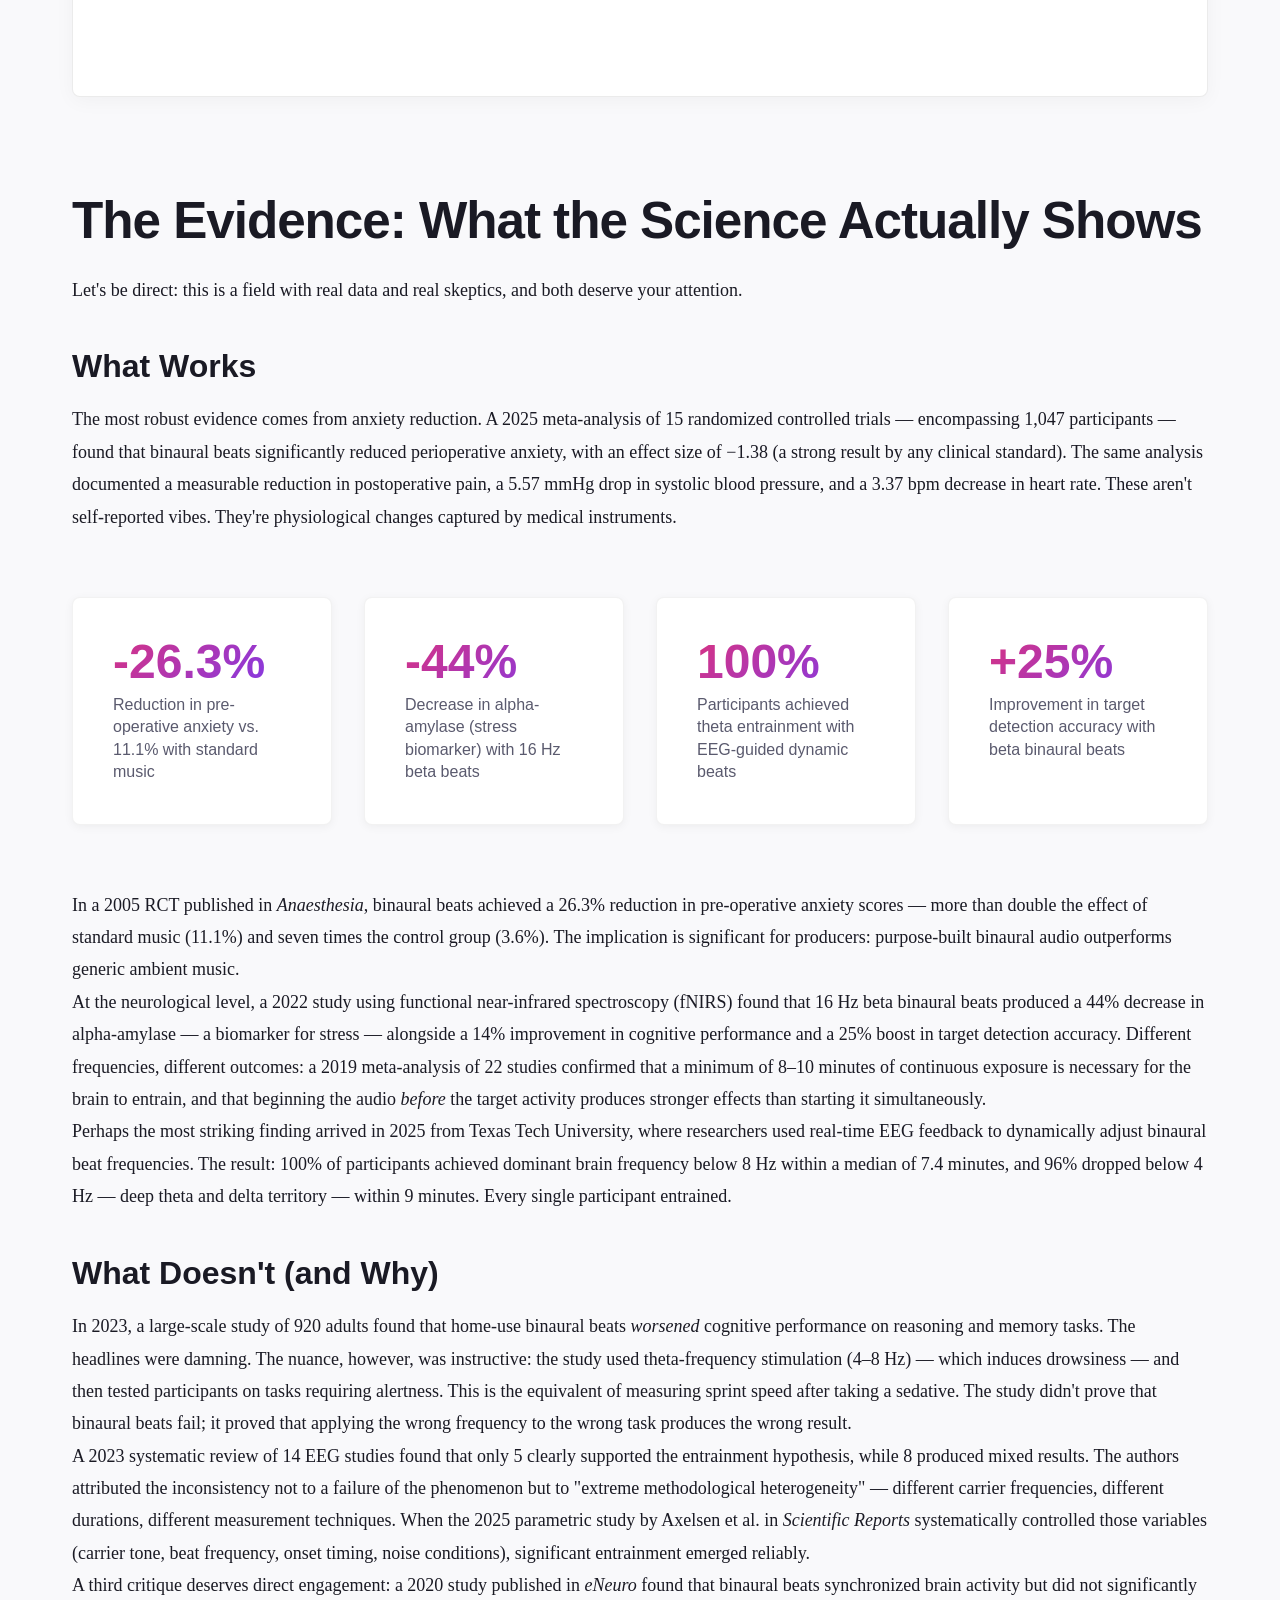
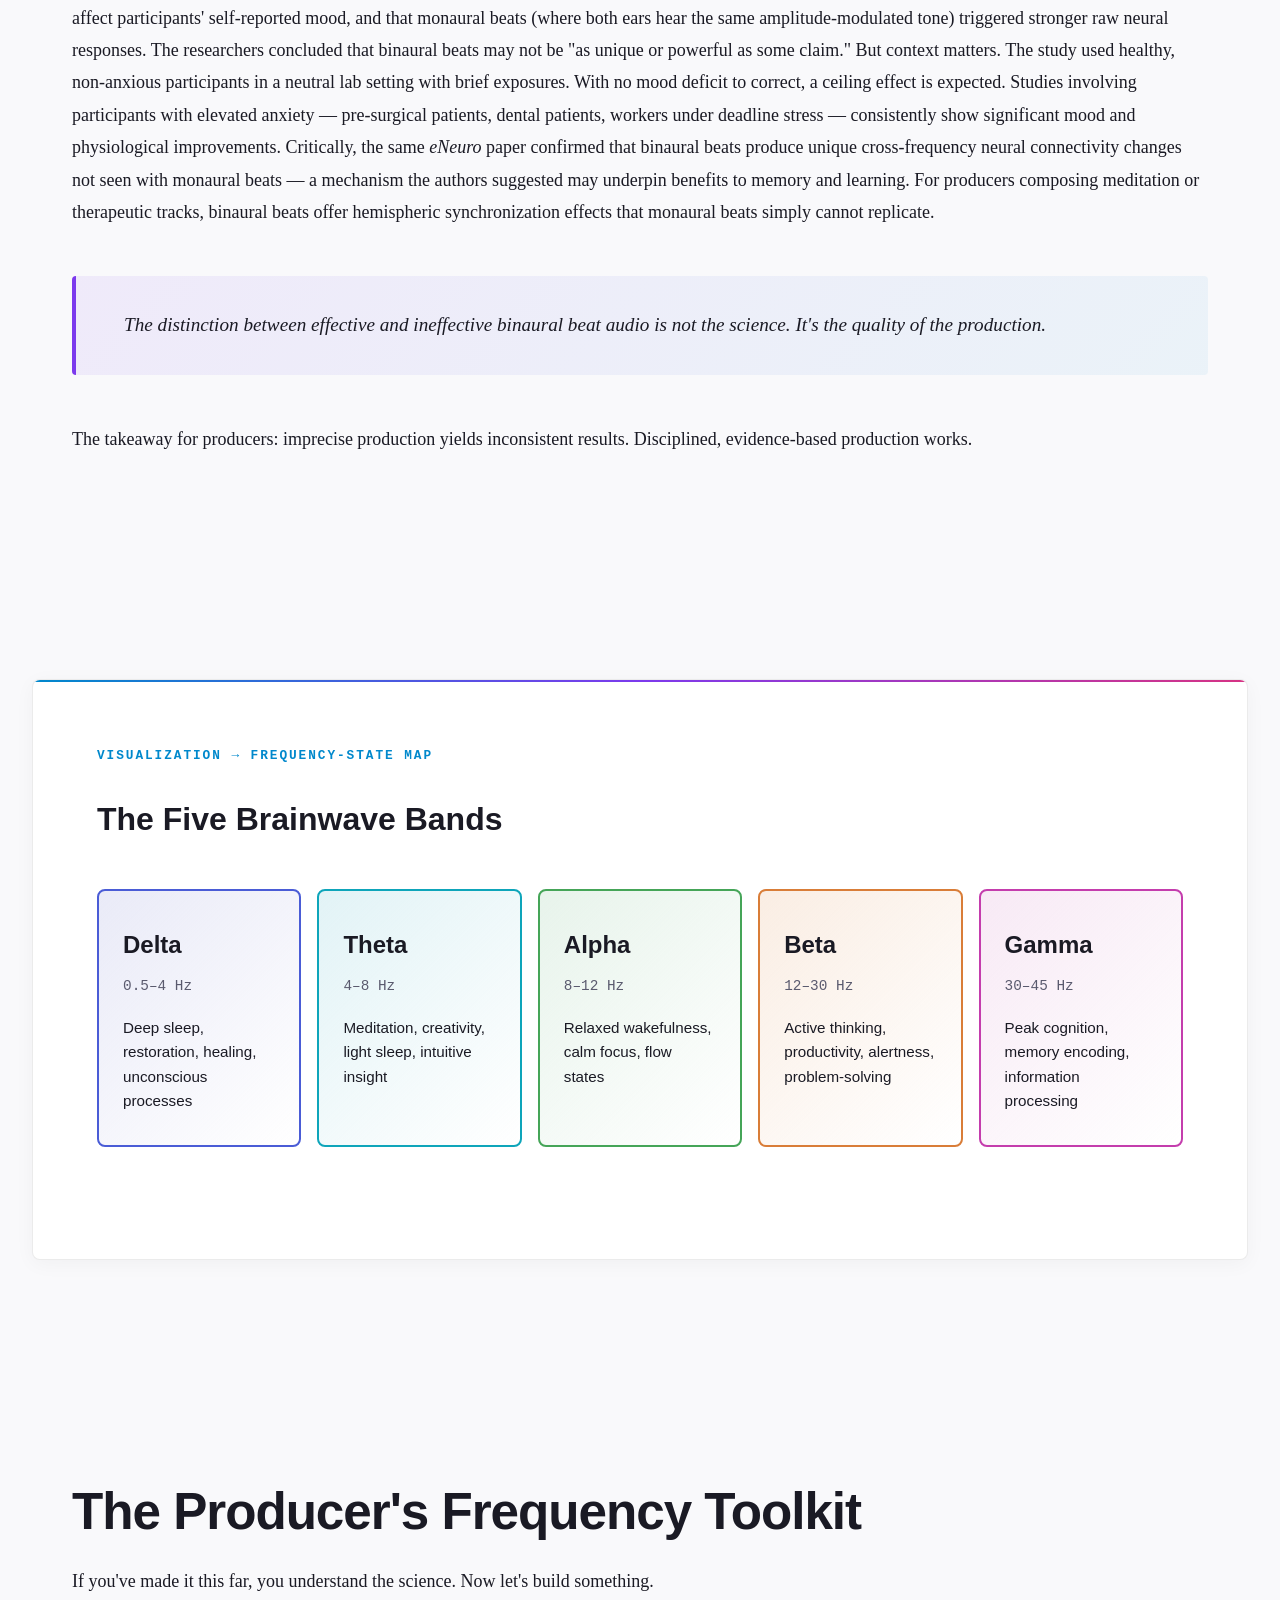
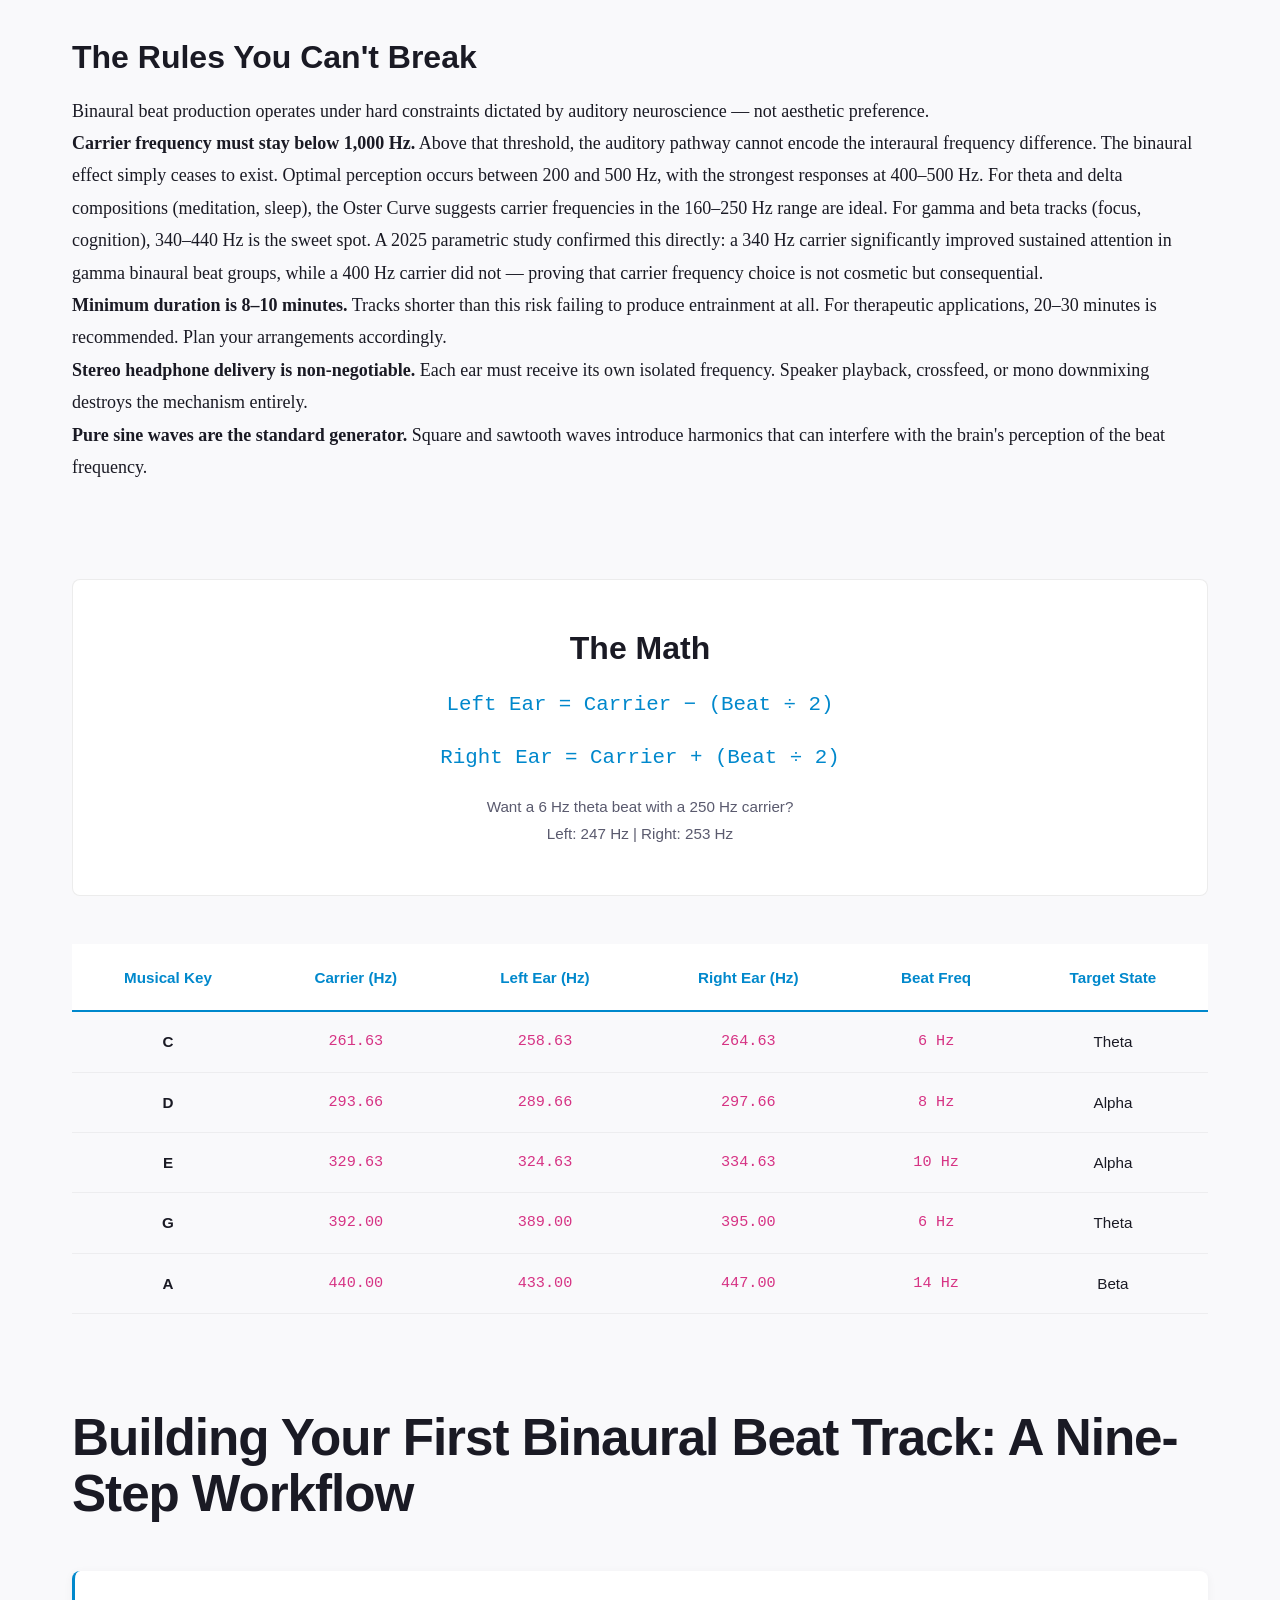
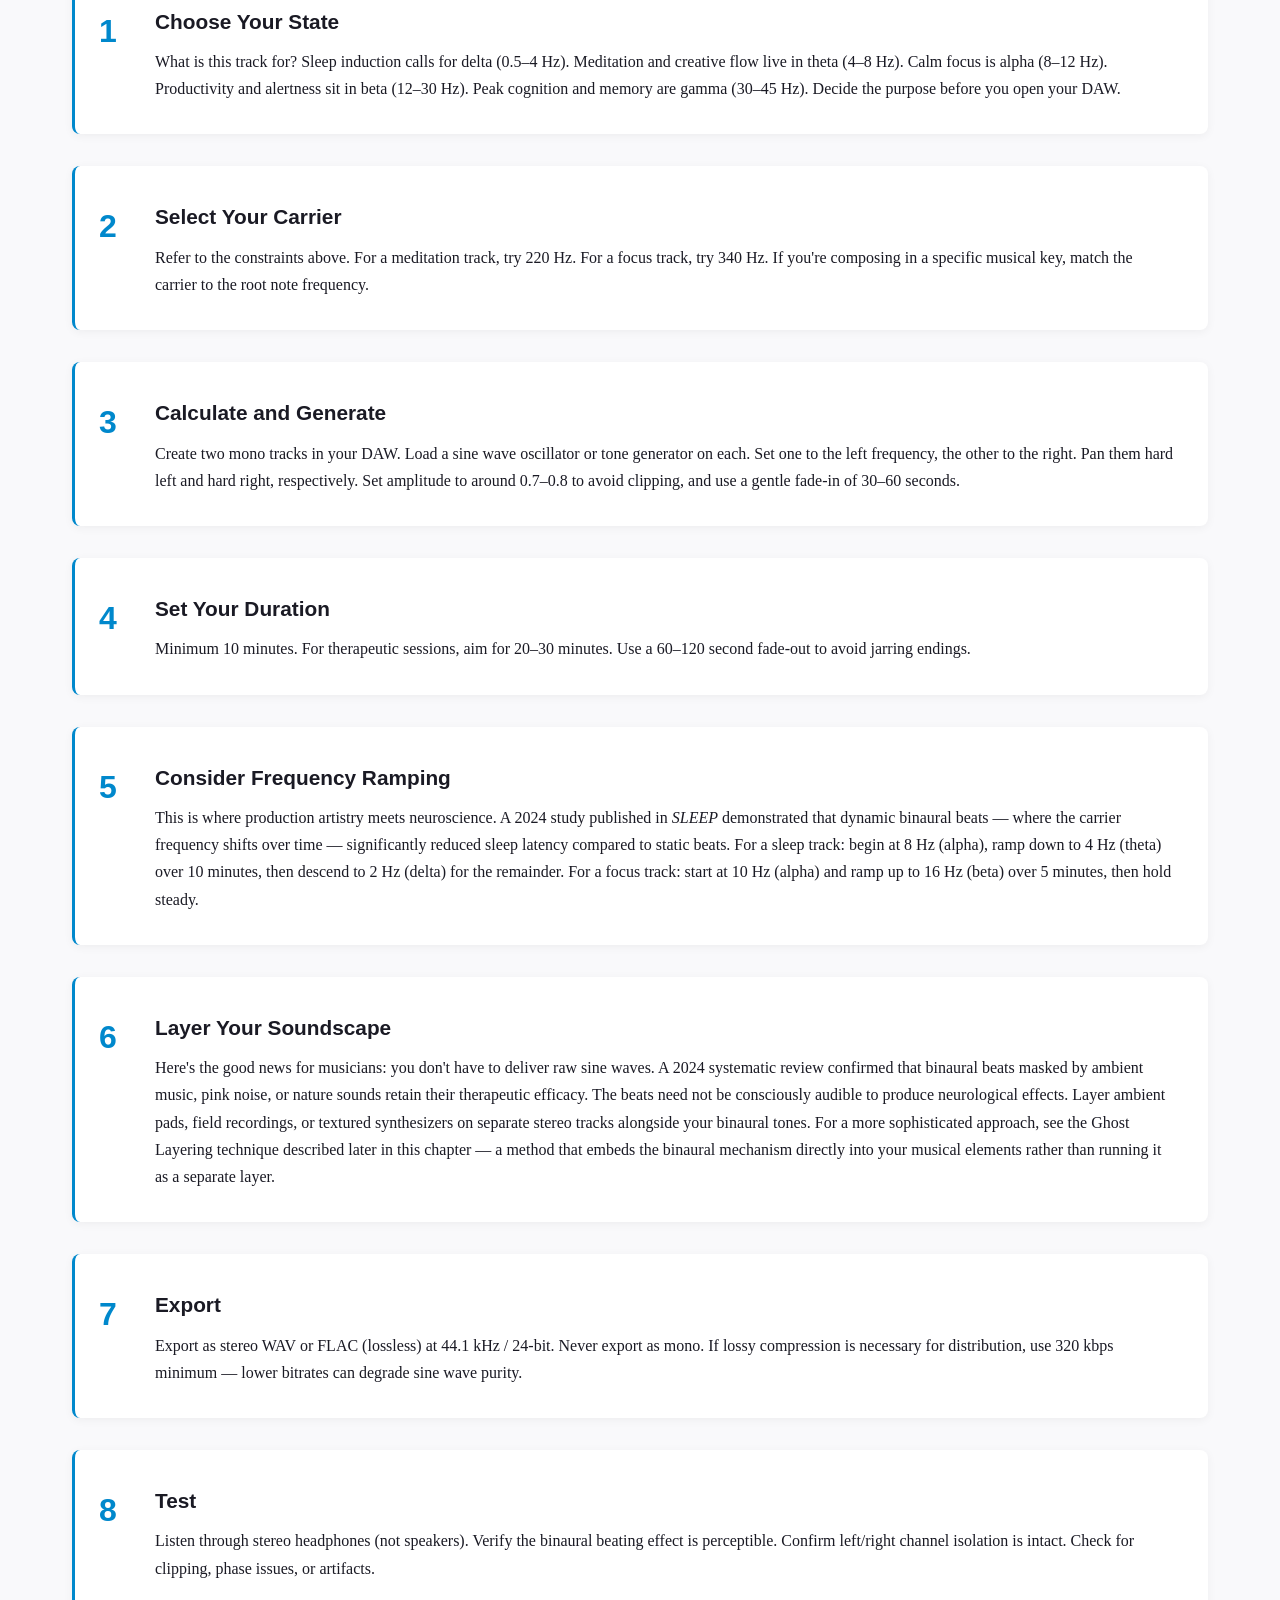
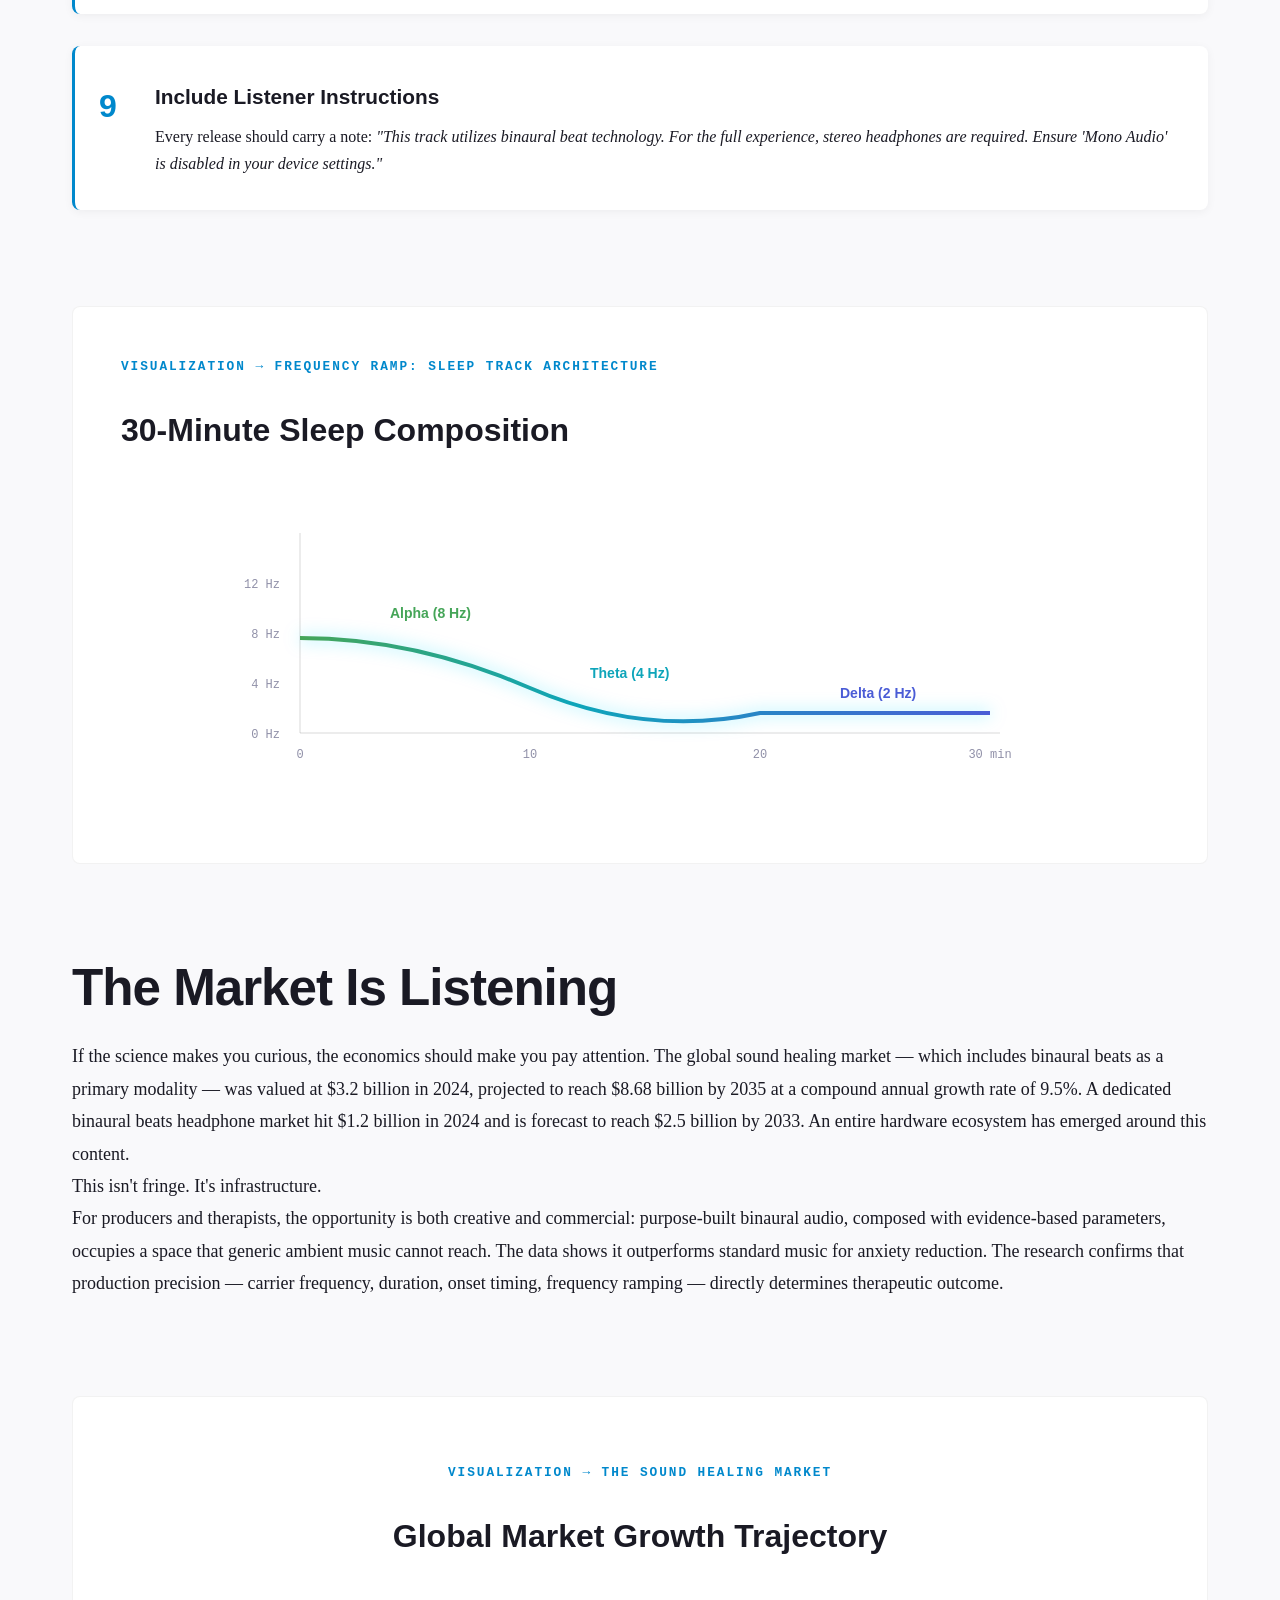
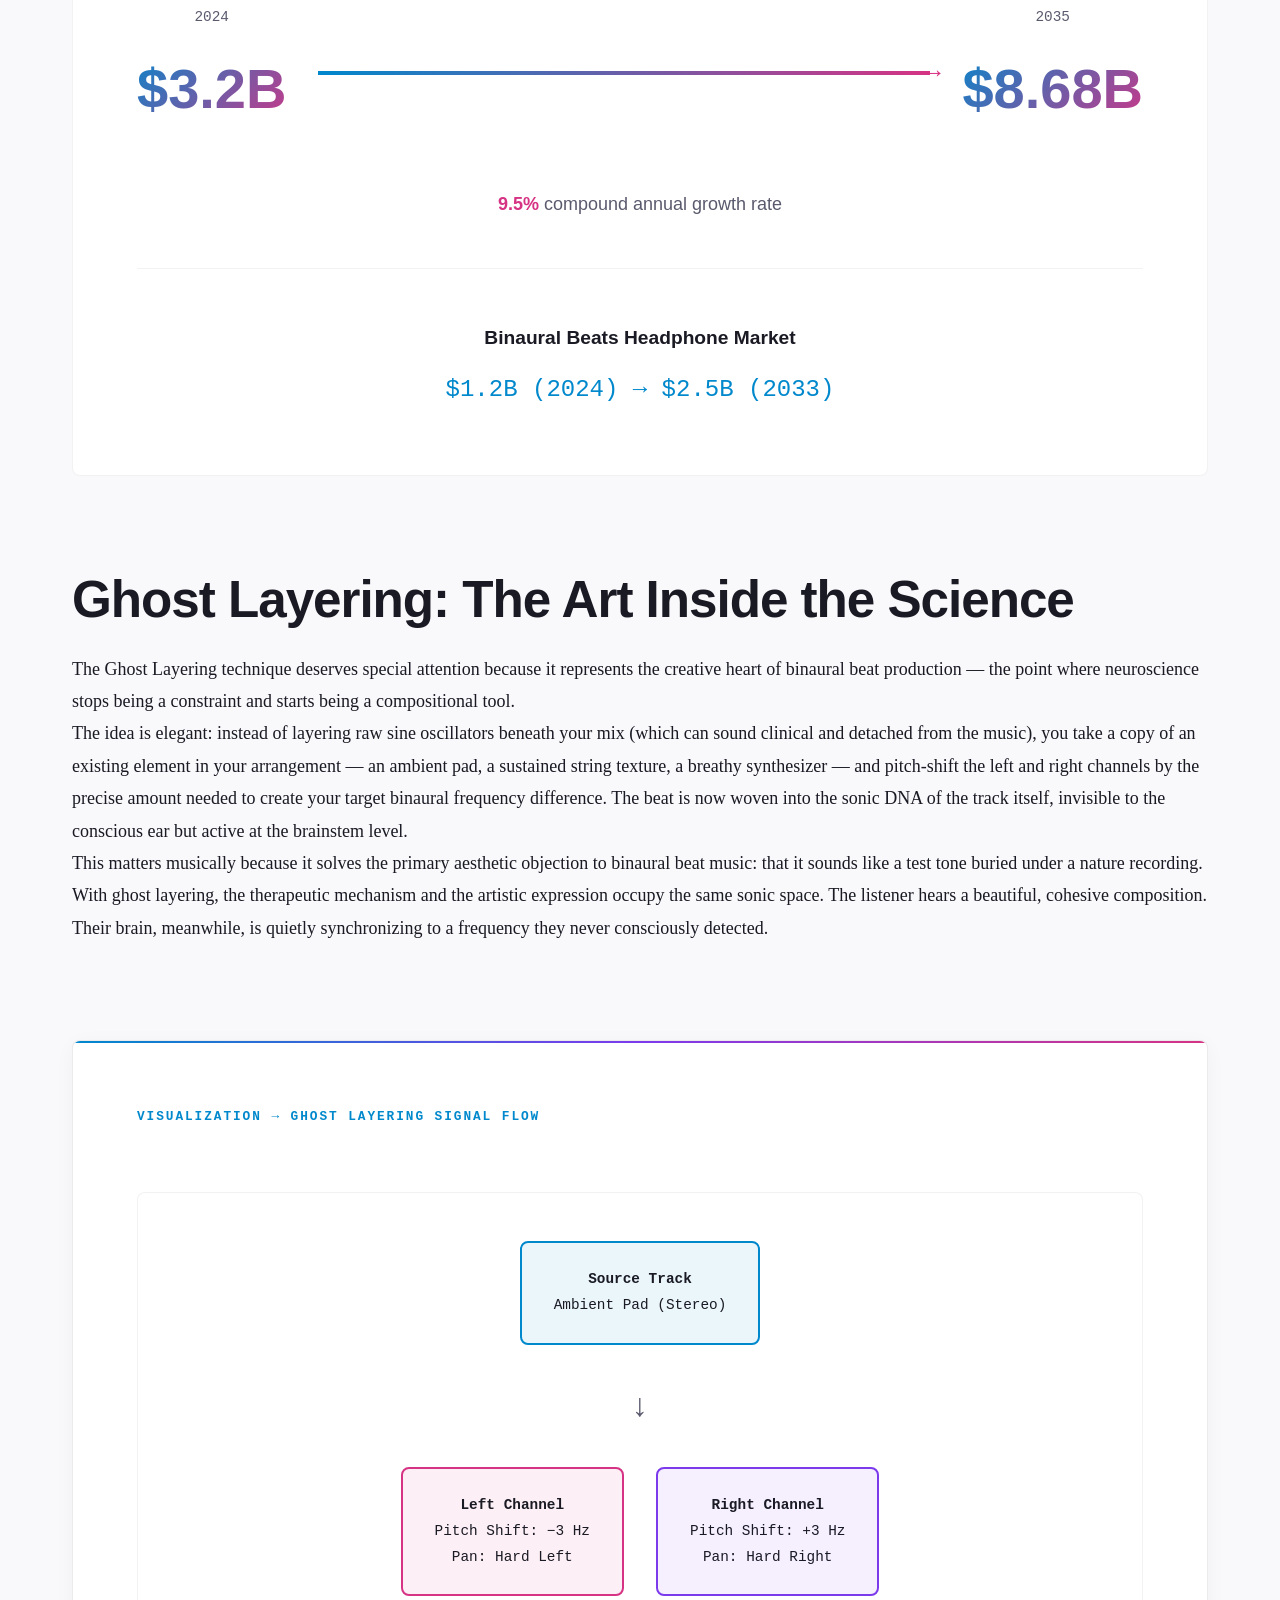
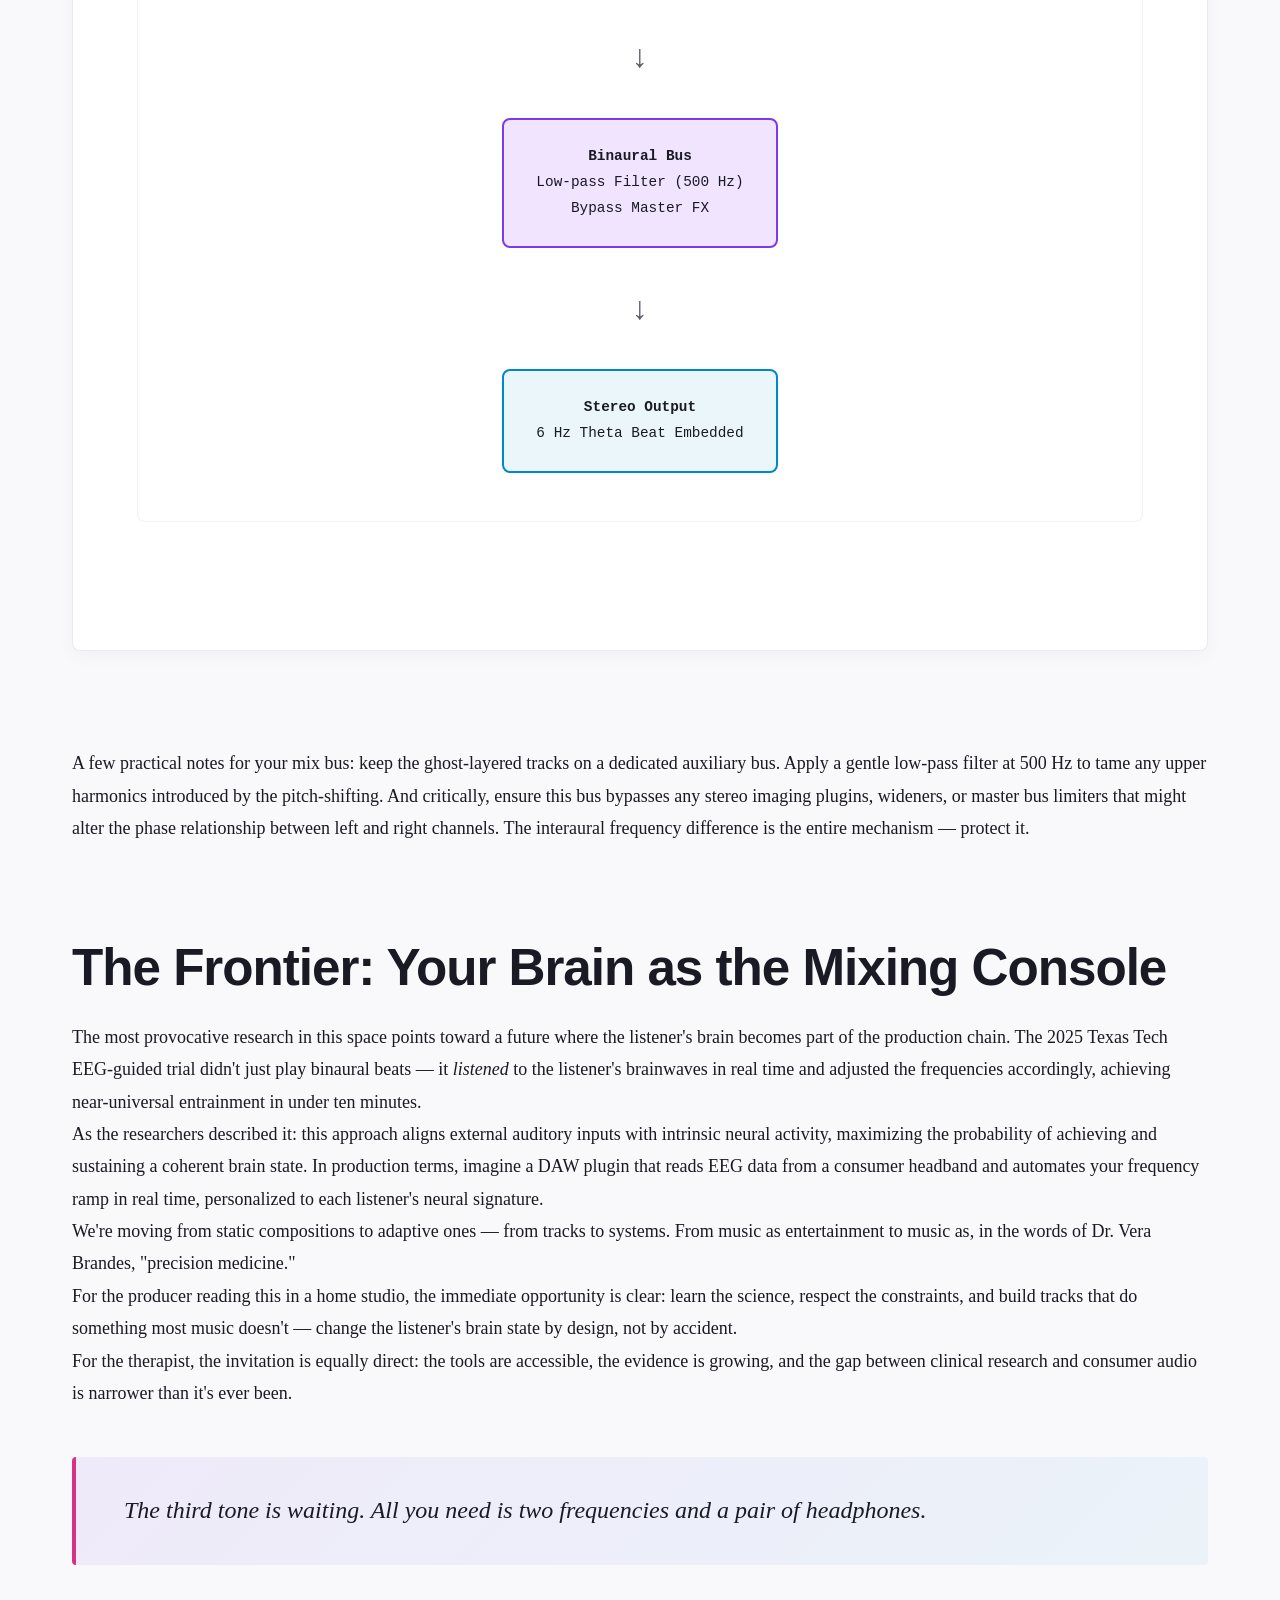
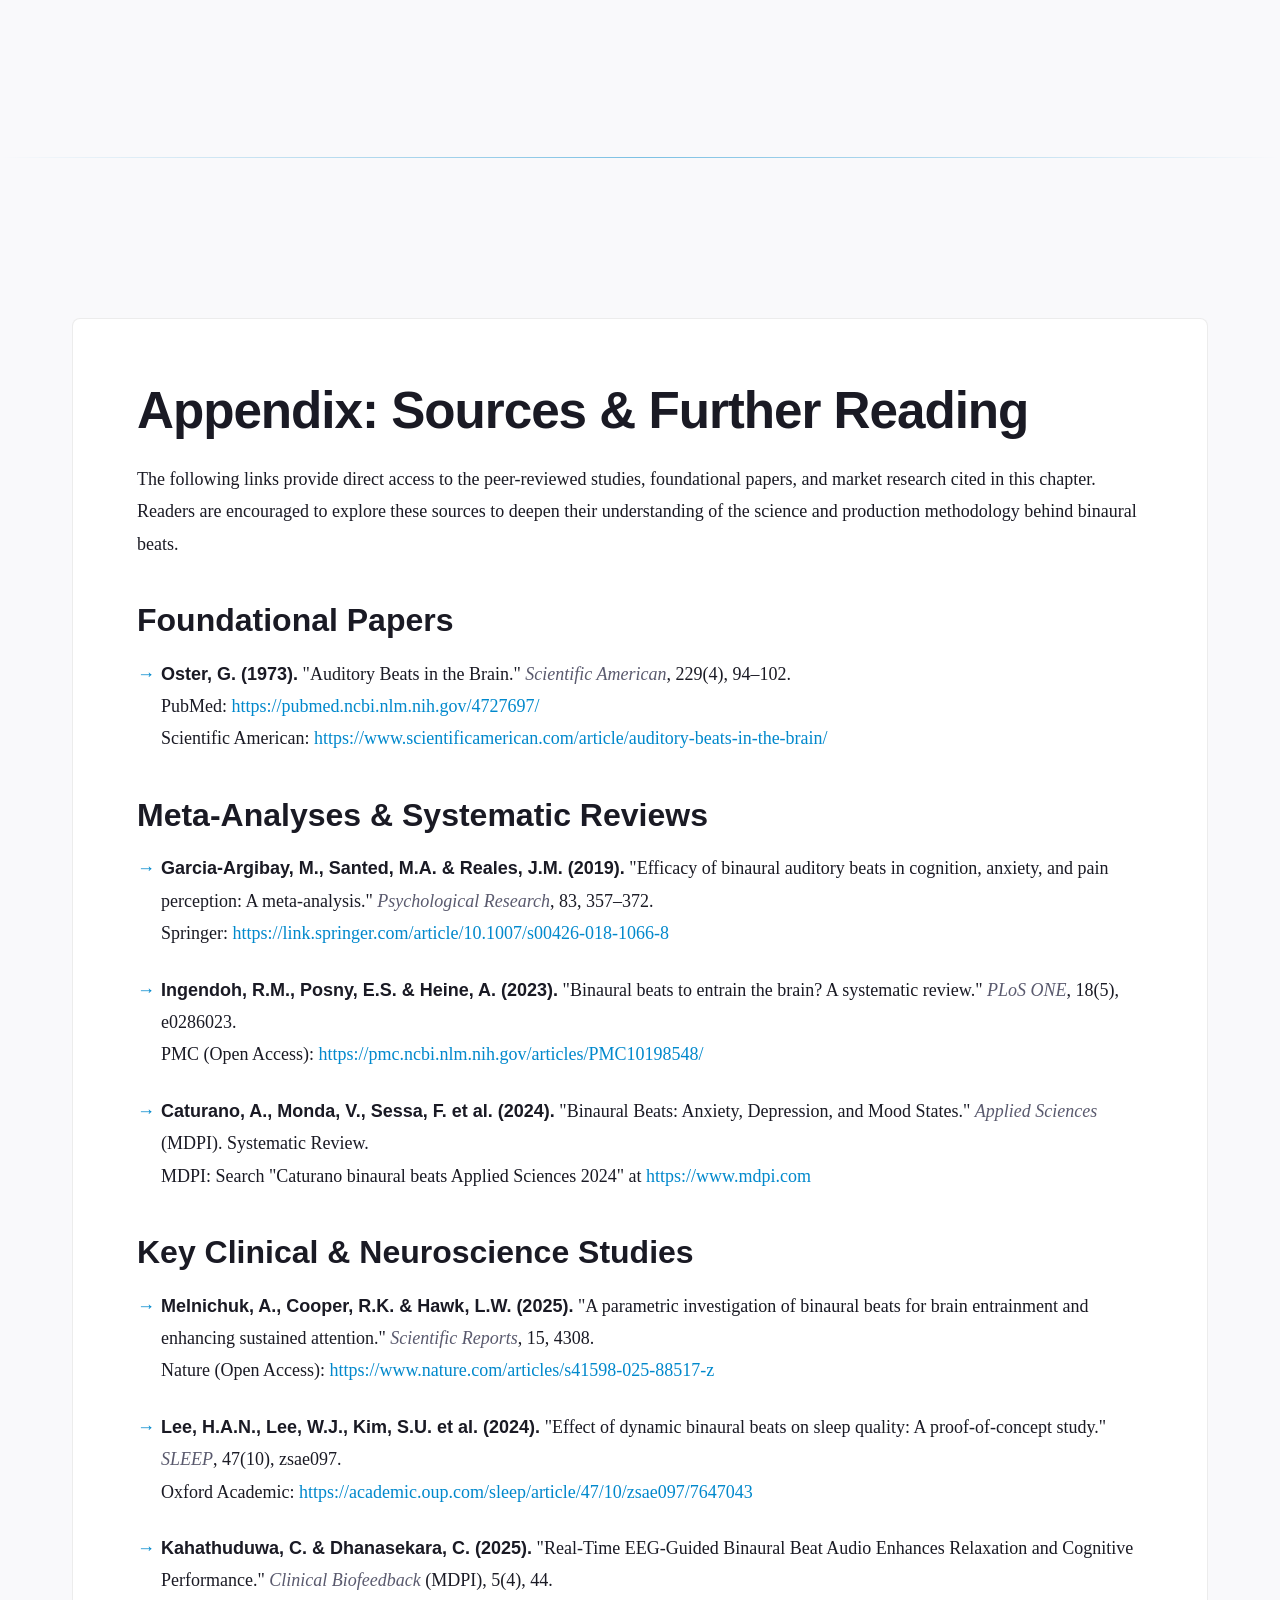
<file: binaural-beats-article-full.html>
<!DOCTYPE html>
<html lang="en">
<head>
    <meta charset="UTF-8">
    <meta name="viewport" content="width=device-width, initial-scale=1.0">
    <title>Chapter 23: Binaural Beats & Meditative States | Neural Harmonics</title>
    <style>
        :root {
            /* Dark mode colors (default) */
            --color-bg: #0a0a0f;
            --color-surface: #131318;
            --color-text: #e8e8f0;
            --color-text-dim: #9090a8;
            --color-accent-delta: #1a1d4a;
            --color-accent-theta: #0d4d54;
            --color-accent-alpha: #2d5a3d;
            --color-accent-beta: #8b4513;
            --color-accent-gamma: #6b1854;
            --color-glow-blue: #00d9ff;
            --color-glow-coral: #ff6b9d;
            --color-glow-violet: #9d4eff;
            --font-serif: 'Georgia', 'Times New Roman', serif;
            --font-sans: -apple-system, BlinkMacSystemFont, 'Segoe UI', 'Helvetica Neue', Arial, sans-serif;
            --font-mono: 'SF Mono', 'Monaco', 'Cascadia Code', 'Courier New', monospace;
        }

        /* Light mode colors */
        @media (prefers-color-scheme: light) {
            :root {
                --color-bg: #f9f9fb;
                --color-surface: #ffffff;
                --color-text: #1a1a24;
                --color-text-dim: #5a5a6e;
                --color-accent-delta: #d4d6f0;
                --color-accent-theta: #c5e7ed;
                --color-accent-alpha: #d0e8d7;
                --color-accent-beta: #f5dcc8;
                --color-accent-gamma: #f0d4eb;
                --color-glow-blue: #0088cc;
                --color-glow-coral: #d63384;
                --color-glow-violet: #7c3aed;
            }
        }

        * {
            margin: 0;
            padding: 0;
            box-sizing: border-box;
        }

        body {
            background: var(--color-bg);
            color: var(--color-text);
            font-family: var(--font-serif);
            font-size: 18px;
            line-height: 1.8;
            -webkit-font-smoothing: antialiased;
            -moz-osx-font-smoothing: grayscale;
        }

        /* Typography System */
        h1 {
            font-family: var(--font-sans);
            font-size: clamp(2.5rem, 8vw, 6rem);
            font-weight: 900;
            line-height: 1;
            letter-spacing: -0.03em;
            margin-bottom: 1rem;
        }

        h2 {
            font-family: var(--font-sans);
            font-size: clamp(1.5rem, 4vw, 3.5rem);
            font-weight: 800;
            line-height: 1.1;
            letter-spacing: -0.02em;
            margin-top: 4rem;
            margin-bottom: 1.5rem;
        }

        h3 {
            font-family: var(--font-sans);
            font-size: clamp(1.2rem, 3vw, 2rem);
            font-weight: 700;
            line-height: 1.3;
            margin-top: 2.5rem;
            margin-bottom: 1rem;
        }

        h4 {
            font-family: var(--font-sans);
            font-size: 1.2rem;
            font-weight: 600;
            line-height: 1.4;
            margin-top: 1.5rem;
            margin-bottom: 0.75rem;
        }

        .subtitle {
            font-family: var(--font-sans);
            font-size: clamp(1rem, 2.5vw, 1.8rem);
            font-weight: 400;
            line-height: 1.4;
            color: var(--color-text-dim);
            margin-bottom: 4rem;
        }

        /* Hero Section */
        .hero {
            min-height: 100vh;
            display: flex;
            flex-direction: column;
            justify-content: center;
            padding: 2rem;
            position: relative;
            overflow: hidden;
        }

        .hero::before {
            content: '';
            position: absolute;
            top: 0;
            left: 0;
            right: 0;
            bottom: 0;
            background: radial-gradient(ellipse at top, rgba(0, 217, 255, 0.15), transparent 60%),
                        radial-gradient(ellipse at bottom right, rgba(157, 78, 255, 0.1), transparent 50%);
            pointer-events: none;
        }

        @media (prefers-color-scheme: light) {
            .hero::before {
                background: radial-gradient(ellipse at top, rgba(0, 136, 204, 0.08), transparent 60%),
                            radial-gradient(ellipse at bottom right, rgba(124, 58, 237, 0.06), transparent 50%);
            }
        }

        .hero-content {
            max-width: 1400px;
            margin: 0 auto;
            position: relative;
            z-index: 1;
        }

        .chapter-number {
            font-family: var(--font-mono);
            font-size: 0.9rem;
            font-weight: 600;
            color: var(--color-glow-blue);
            letter-spacing: 0.2em;
            text-transform: uppercase;
            margin-bottom: 1rem;
        }

        .title-highlight {
            background: linear-gradient(135deg, var(--color-glow-blue), var(--color-glow-violet));
            -webkit-background-clip: text;
            -webkit-text-fill-color: transparent;
            background-clip: text;
        }

        .divider {
            width: 100%;
            height: 1px;
            background: linear-gradient(90deg, transparent, var(--color-glow-blue), transparent);
            margin: 4rem 0;
            opacity: 0.5;
        }

        /* Content Container */
        .container {
            max-width: 1200px;
            margin: 0 auto;
            padding: 2rem;
        }

        .wide-container {
            max-width: 1600px;
            margin: 0 auto;
            padding: 2rem;
        }

        /* Intro Text */
        .intro-text {
            font-size: clamp(1.1rem, 2.5vw, 1.4rem);
            line-height: 1.9;
            font-style: italic;
            color: var(--color-text);
            margin: 3rem 0;
            padding: 3rem;
            background: linear-gradient(135deg, rgba(0, 217, 255, 0.05), rgba(157, 78, 255, 0.05));
            border-left: 3px solid var(--color-glow-blue);
            border-radius: 4px;
        }

        @media (prefers-color-scheme: light) {
            .intro-text {
                background: linear-gradient(135deg, rgba(0, 136, 204, 0.06), rgba(124, 58, 237, 0.06));
                border-left-color: var(--color-glow-blue);
            }
        }

        /* Content Grid */
        .content-section {
            margin: 6rem 0;
        }

        /* Links */
        a {
            color: var(--color-glow-blue);
            text-decoration: none;
            border-bottom: 1px solid transparent;
            transition: border-color 0.2s ease;
        }

        a:hover {
            border-bottom-color: var(--color-glow-blue);
        }

        /* Infographic Sections */
        .infographic {
            background: var(--color-surface);
            padding: 4rem;
            margin: 4rem 0;
            border-radius: 8px;
            border: 1px solid rgba(128, 128, 128, 0.15);
            position: relative;
            overflow: hidden;
            box-shadow: 0 4px 20px rgba(0, 0, 0, 0.1);
        }

        @media (prefers-color-scheme: light) {
            .infographic {
                border: 1px solid rgba(0, 0, 0, 0.08);
                box-shadow: 0 4px 20px rgba(0, 0, 0, 0.04);
            }
        }

        .infographic::before {
            content: '';
            position: absolute;
            top: 0;
            left: 0;
            right: 0;
            height: 2px;
            background: linear-gradient(90deg, var(--color-glow-blue), var(--color-glow-violet), var(--color-glow-coral));
        }

        .infographic-title {
            font-family: var(--font-mono);
            font-size: 0.8rem;
            font-weight: 600;
            color: var(--color-glow-blue);
            letter-spacing: 0.15em;
            text-transform: uppercase;
            margin-bottom: 2rem;
        }

        /* Frequency Spectrum */
        .frequency-spectrum {
            display: grid;
            grid-template-columns: repeat(auto-fit, minmax(180px, 1fr));
            gap: 1rem;
            margin: 3rem 0;
        }

        .frequency-band {
            padding: 2rem 1.5rem;
            background: var(--color-surface);
            border-radius: 8px;
            border: 2px solid;
            transition: transform 0.3s ease, box-shadow 0.3s ease;
        }

        .frequency-band:hover {
            transform: translateY(-4px);
            box-shadow: 0 8px 30px rgba(0, 0, 0, 0.15);
        }

        .frequency-band.delta {
            border-color: #4a5cd6;
            background: linear-gradient(135deg, rgba(26, 29, 74, 0.3), var(--color-surface));
        }

        .frequency-band.theta {
            border-color: #0ea5ba;
            background: linear-gradient(135deg, rgba(13, 77, 84, 0.3), var(--color-surface));
        }

        .frequency-band.alpha {
            border-color: #45a558;
            background: linear-gradient(135deg, rgba(45, 90, 61, 0.3), var(--color-surface));
        }

        .frequency-band.beta {
            border-color: #d97d38;
            background: linear-gradient(135deg, rgba(139, 69, 19, 0.3), var(--color-surface));
        }

        .frequency-band.gamma {
            border-color: #c43dad;
            background: linear-gradient(135deg, rgba(107, 24, 84, 0.3), var(--color-surface));
        }

        @media (prefers-color-scheme: light) {
            .frequency-band.delta {
                background: linear-gradient(135deg, rgba(212, 214, 240, 0.5), var(--color-surface));
            }
            .frequency-band.theta {
                background: linear-gradient(135deg, rgba(197, 231, 237, 0.5), var(--color-surface));
            }
            .frequency-band.alpha {
                background: linear-gradient(135deg, rgba(208, 232, 215, 0.5), var(--color-surface));
            }
            .frequency-band.beta {
                background: linear-gradient(135deg, rgba(245, 220, 200, 0.5), var(--color-surface));
            }
            .frequency-band.gamma {
                background: linear-gradient(135deg, rgba(240, 212, 235, 0.5), var(--color-surface));
            }
        }

        .band-name {
            font-family: var(--font-sans);
            font-size: 1.5rem;
            font-weight: 700;
            margin-bottom: 0.5rem;
        }

        .band-range {
            font-family: var(--font-mono);
            font-size: 0.9rem;
            color: var(--color-text-dim);
            margin-bottom: 1rem;
        }

        .band-description {
            font-family: var(--font-sans);
            font-size: 0.95rem;
            line-height: 1.6;
            color: var(--color-text);
        }

        /* Data Table */
        .data-table-container {
            overflow-x: auto;
            margin: 3rem 0;
        }

        table {
            width: 100%;
            border-collapse: collapse;
            font-family: var(--font-sans);
            font-size: 0.95rem;
        }

        thead {
            background: var(--color-surface);
        }

        th {
            padding: 1.2rem 1rem;
            text-align: center;
            font-weight: 600;
            color: var(--color-glow-blue);
            border-bottom: 2px solid var(--color-glow-blue);
        }

        td {
            padding: 1rem;
            text-align: center;
            border-bottom: 1px solid rgba(128, 128, 128, 0.1);
        }

        tbody tr {
            transition: background 0.2s ease;
        }

        tbody tr:hover {
            background: rgba(128, 128, 128, 0.05);
        }

        .mono-cell {
            font-family: var(--font-mono);
            color: var(--color-glow-coral);
        }

        /* Blockquote / Callout */
        blockquote {
            font-size: clamp(1rem, 2vw, 1.2rem);
            line-height: 1.8;
            padding: 2rem 3rem;
            margin: 3rem 0;
            background: linear-gradient(135deg, rgba(157, 78, 255, 0.1), rgba(0, 217, 255, 0.05));
            border-left: 4px solid var(--color-glow-violet);
            border-radius: 4px;
            font-style: italic;
        }

        @media (prefers-color-scheme: light) {
            blockquote {
                background: linear-gradient(135deg, rgba(124, 58, 237, 0.08), rgba(0, 136, 204, 0.06));
            }
        }

        /* Stats Grid */
        .stats-grid {
            display: grid;
            grid-template-columns: repeat(auto-fit, minmax(250px, 1fr));
            gap: 2rem;
            margin: 4rem 0;
        }

        .stat-card {
            background: var(--color-surface);
            padding: 2.5rem;
            border-radius: 8px;
            border: 1px solid rgba(128, 128, 128, 0.1);
            transition: transform 0.3s ease;
            box-shadow: 0 2px 10px rgba(0, 0, 0, 0.05);
        }

        .stat-card:hover {
            transform: translateY(-4px);
            border-color: var(--color-glow-blue);
        }

        .stat-number {
            font-family: var(--font-sans);
            font-size: 3rem;
            font-weight: 900;
            background: linear-gradient(135deg, var(--color-glow-coral), var(--color-glow-violet));
            -webkit-background-clip: text;
            -webkit-text-fill-color: transparent;
            background-clip: text;
            line-height: 1;
            margin-bottom: 0.5rem;
        }

        .stat-label {
            font-family: var(--font-sans);
            font-size: 1rem;
            color: var(--color-text-dim);
            line-height: 1.4;
        }

        /* Signal Flow Diagram */
        .signal-flow {
            background: var(--color-surface);
            padding: 3rem;
            border-radius: 8px;
            margin: 4rem 0;
            display: flex;
            flex-direction: column;
            gap: 2rem;
            border: 1px solid rgba(128, 128, 128, 0.1);
        }

        .flow-row {
            display: flex;
            align-items: center;
            justify-content: center;
            gap: 2rem;
            flex-wrap: wrap;
        }

        .flow-node {
            padding: 1.5rem 2rem;
            background: rgba(0, 217, 255, 0.1);
            border: 2px solid var(--color-glow-blue);
            border-radius: 8px;
            font-family: var(--font-mono);
            font-size: 0.9rem;
            text-align: center;
            min-width: 150px;
        }

        @media (prefers-color-scheme: light) {
            .flow-node {
                background: rgba(0, 136, 204, 0.08);
            }
        }

        .flow-node.left {
            border-color: var(--color-glow-coral);
            background: rgba(255, 107, 157, 0.1);
        }

        @media (prefers-color-scheme: light) {
            .flow-node.left {
                background: rgba(214, 51, 132, 0.08);
            }
        }

        .flow-node.right {
            border-color: var(--color-glow-violet);
            background: rgba(157, 78, 255, 0.1);
        }

        @media (prefers-color-scheme: light) {
            .flow-node.right {
                background: rgba(124, 58, 237, 0.08);
            }
        }

        .flow-arrow {
            font-size: 2rem;
            color: var(--color-text-dim);
        }

        /* Formula Display */
        .formula-box {
            background: var(--color-surface);
            padding: 3rem;
            border-radius: 8px;
            margin: 3rem 0;
            border: 1px solid rgba(128, 128, 128, 0.15);
            text-align: center;
        }

        .formula {
            font-family: var(--font-mono);
            font-size: 1.3rem;
            color: var(--color-glow-blue);
            margin: 1rem 0;
        }

        .formula-description {
            font-family: var(--font-sans);
            font-size: 0.95rem;
            color: var(--color-text-dim);
            margin-top: 1rem;
        }

        /* Visual Chart */
        .chart-container {
            background: var(--color-surface);
            padding: 3rem;
            border-radius: 8px;
            margin: 4rem 0;
            border: 1px solid rgba(128, 128, 128, 0.1);
        }

        .frequency-ramp {
            position: relative;
            height: 300px;
            margin: 2rem 0;
        }

        .ramp-svg {
            width: 100%;
            height: 100%;
        }

        /* Step List */
        .step-list {
            counter-reset: step-counter;
            list-style: none;
            margin: 3rem 0;
        }

        .step-list li {
            counter-increment: step-counter;
            position: relative;
            padding: 2rem 2rem 2rem 5rem;
            margin-bottom: 2rem;
            background: var(--color-surface);
            border-radius: 8px;
            border-left: 3px solid var(--color-glow-blue);
            box-shadow: 0 2px 10px rgba(0, 0, 0, 0.05);
        }

        .step-list li::before {
            content: counter(step-counter);
            position: absolute;
            left: 1.5rem;
            top: 2rem;
            font-family: var(--font-sans);
            font-size: 2rem;
            font-weight: 900;
            color: var(--color-glow-blue);
        }

        .step-title {
            font-family: var(--font-sans);
            font-size: 1.3rem;
            font-weight: 700;
            margin-bottom: 0.5rem;
        }

        .step-description {
            font-size: 1rem;
            line-height: 1.7;
            color: var(--color-text);
        }

        /* Market Data Visualization */
        .market-viz {
            background: var(--color-surface);
            padding: 4rem;
            border-radius: 8px;
            margin: 4rem 0;
            text-align: center;
            border: 1px solid rgba(128, 128, 128, 0.1);
        }

        .growth-display {
            display: flex;
            justify-content: space-around;
            align-items: center;
            margin: 3rem 0;
            gap: 2rem;
            flex-wrap: wrap;
        }

        .growth-point {
            text-align: center;
        }

        .growth-year {
            font-family: var(--font-mono);
            font-size: 0.9rem;
            color: var(--color-text-dim);
            margin-bottom: 0.5rem;
        }

        .growth-value {
            font-family: var(--font-sans);
            font-size: 3.5rem;
            font-weight: 900;
            background: linear-gradient(135deg, var(--color-glow-blue), var(--color-glow-coral));
            -webkit-background-clip: text;
            -webkit-text-fill-color: transparent;
            background-clip: text;
        }

        .growth-line {
            flex: 1;
            height: 4px;
            background: linear-gradient(90deg, var(--color-glow-blue), var(--color-glow-coral));
            position: relative;
            min-width: 100px;
        }

        .growth-line::after {
            content: '→';
            position: absolute;
            right: -15px;
            top: 50%;
            transform: translateY(-50%);
            color: var(--color-glow-coral);
            font-size: 1.5rem;
        }

        /* Appendix Styles */
        .appendix {
            background: var(--color-surface);
            padding: 4rem;
            margin: 4rem 0;
            border-radius: 8px;
            border: 1px solid rgba(128, 128, 128, 0.15);
        }

        .appendix h2 {
            margin-top: 0;
        }

        .appendix ul {
            list-style: none;
            padding: 0;
        }

        .appendix li {
            margin-bottom: 1.5rem;
            padding-left: 1.5rem;
            position: relative;
        }

        .appendix li::before {
            content: '→';
            position: absolute;
            left: 0;
            color: var(--color-glow-blue);
            font-weight: bold;
        }

        .appendix strong {
            font-family: var(--font-sans);
            color: var(--color-text);
        }

        .appendix em {
            color: var(--color-text-dim);
        }

        /* Footer */
        footer {
            margin-top: 8rem;
            padding: 4rem 2rem;
            background: var(--color-surface);
            border-top: 1px solid rgba(128, 128, 128, 0.1);
            text-align: center;
            font-family: var(--font-sans);
            font-size: 0.9rem;
            color: var(--color-text-dim);
        }

        /* Responsive */
        @media (max-width: 768px) {
            .hero {
                min-height: 80vh;
                padding: 1.5rem;
            }

            .container, .wide-container {
                padding: 1.5rem;
            }

            .intro-text {
                padding: 2rem;
            }

            .infographic, .appendix {
                padding: 2rem;
            }

            .frequency-spectrum {
                grid-template-columns: 1fr;
            }

            .stats-grid {
                grid-template-columns: 1fr;
            }

            .flow-row {
                flex-direction: column;
            }

            .growth-display {
                flex-direction: column;
            }

            .growth-line {
                width: 4px;
                height: 60px;
                min-width: unset;
            }

            .growth-line::after {
                content: '↓';
                right: 50%;
                bottom: -15px;
                top: unset;
                transform: translateX(50%);
            }
        }

        /* Smooth Scrolling */
        html {
            scroll-behavior: smooth;
        }

        /* Selection */
        ::selection {
            background: var(--color-glow-blue);
            color: var(--color-bg);
        }

        @media (prefers-color-scheme: light) {
            ::selection {
                background: var(--color-glow-blue);
                color: #ffffff;
            }
        }
    </style>
</head>
<body>

    <!-- Hero Section -->
    <section class="hero">
        <div class="hero-content">
            <div class="chapter-number">Chapter 23</div>
            <h1>Binaural Beats & <span class="title-highlight">Meditative States</span></h1>
            <p class="subtitle">How a 152-Year-Old Acoustic Phenomenon Became the Hottest Tool in Music Production and Sonic Therapy</p>
        </div>
    </section>

    <div class="divider"></div>

    <!-- Intro -->
    <div class="container">
        <div class="intro-text">
            <p style="margin-bottom: 1.5rem;">Your brain doesn't just listen to music. It locks onto it, synchronizes with it, reshapes itself around it. And a growing body of neuroscience suggests that if you feed each ear a slightly different frequency, you can hack that process — steering your mind toward deep meditation, laser focus, or profound sleep with nothing more than a pair of headphones and a sine wave.</p>
            <p style="margin-bottom: 1.5rem;">Welcome to the world of binaural beats: part psychoacoustics, part production craft, part frontier medicine. This chapter is your field guide.</p>
        </div>
    </div>

    <!-- Main Content -->
    <div class="container">
        <section class="content-section">
            <h2>The Third Tone You Can't Hear</h2>
            <p>In 1839, the Prussian physicist Heinrich Wilhelm Dove discovered something strange. When he played a tone of 400 Hz in one ear and 410 Hz in the other, listeners reported hearing a faint, rhythmic pulsation — a phantom "third tone" oscillating at 10 Hz. The sound didn't exist in the room. It existed only inside the brain.</p>

            <p>For over a century, Dove's discovery remained a curiosity, filed away in the footnotes of acoustics textbooks. Then, in 1973, biophysicist Dr. Gerald Oster published a landmark paper in <em>Scientific American</em> titled "Auditory Beats in the Brain." Oster didn't just describe the phenomenon — he mapped it. He proposed that binaural beats engage neural pathways distinct from ordinary hearing, and he speculated that they could reveal how the brain processes spatial sound and even hormonal changes. The Oster Curve — his chart plotting which carrier frequencies produce the strongest perception of binaural beats — remains a reference standard in production studios more than fifty years later.</p>

            <p>The mechanism works like this: when two tones close in frequency arrive separately at each ear, the superior olivary complex — a cluster of neurons in the brainstem responsible for spatial hearing — cannot resolve the difference. Instead, it generates an internal oscillation at the mathematical difference between the two frequencies. Play 247 Hz in the left ear and 253 Hz in the right, and the brain produces a 6 Hz "beat" that pulses through the auditory cortex and, according to the theory of neural entrainment, encourages surrounding brainwave activity to synchronize at that same 6 Hz rhythm.</p>

            <p>Six hertz falls squarely in the theta band — the signature frequency of meditation, light sleep, and creative reverie.</p>

            <p>That's the core promise of binaural beat production: <strong>choose your frequency, choose your state of mind.</strong></p>
        </section>

        <!-- Infographic 1: The Third Tone Concept -->
        <div class="infographic">
            <div class="infographic-title">Visualization → The Third Tone</div>
            <div class="signal-flow">
                <div class="flow-row">
                    <div class="flow-node left">
                        <strong>Left Ear</strong><br>
                        247 Hz
                    </div>
                    <div class="flow-arrow">+</div>
                    <div class="flow-node right">
                        <strong>Right Ear</strong><br>
                        253 Hz
                    </div>
                </div>
                <div class="flow-arrow" style="font-size: 2rem; text-align: center;">↓</div>
                <div class="flow-row">
                    <div class="flow-node" style="border-color: var(--color-glow-violet); background: rgba(157, 78, 255, 0.15);">
                        <strong>Superior Olivary Complex</strong><br>
                        Brainstem Processing
                    </div>
                </div>
                <div class="flow-arrow" style="font-size: 2rem; text-align: center;">↓</div>
                <div class="flow-row">
                    <div class="flow-node" style="border-color: var(--color-glow-violet); background: rgba(157, 78, 255, 0.2); font-size: 1.2rem;">
                        <strong>Phantom Beat</strong><br>
                        6 Hz (Theta)
                    </div>
                </div>
            </div>
        </div>

        <section class="content-section">
            <h2>The Evidence: What the Science Actually Shows</h2>
            <p>Let's be direct: this is a field with real data and real skeptics, and both deserve your attention.</p>

            <h3>What Works</h3>
            <p>The most robust evidence comes from anxiety reduction. A 2025 meta-analysis of 15 randomized controlled trials — encompassing 1,047 participants — found that binaural beats significantly reduced perioperative anxiety, with an effect size of −1.38 (a strong result by any clinical standard). The same analysis documented a measurable reduction in postoperative pain, a 5.57 mmHg drop in systolic blood pressure, and a 3.37 bpm decrease in heart rate. These aren't self-reported vibes. They're physiological changes captured by medical instruments.</p>

            <!-- Stats Display -->
            <div class="stats-grid">
                <div class="stat-card">
                    <div class="stat-number">-26.3%</div>
                    <div class="stat-label">Reduction in pre-operative anxiety vs. 11.1% with standard music</div>
                </div>
                <div class="stat-card">
                    <div class="stat-number">-44%</div>
                    <div class="stat-label">Decrease in alpha-amylase (stress biomarker) with 16 Hz beta beats</div>
                </div>
                <div class="stat-card">
                    <div class="stat-number">100%</div>
                    <div class="stat-label">Participants achieved theta entrainment with EEG-guided dynamic beats</div>
                </div>
                <div class="stat-card">
                    <div class="stat-number">+25%</div>
                    <div class="stat-label">Improvement in target detection accuracy with beta binaural beats</div>
                </div>
            </div>

            <p>In a 2005 RCT published in <em>Anaesthesia</em>, binaural beats achieved a 26.3% reduction in pre-operative anxiety scores — more than double the effect of standard music (11.1%) and seven times the control group (3.6%). The implication is significant for producers: purpose-built binaural audio outperforms generic ambient music.</p>

            <p>At the neurological level, a 2022 study using functional near-infrared spectroscopy (fNIRS) found that 16 Hz beta binaural beats produced a 44% decrease in alpha-amylase — a biomarker for stress — alongside a 14% improvement in cognitive performance and a 25% boost in target detection accuracy. Different frequencies, different outcomes: a 2019 meta-analysis of 22 studies confirmed that a minimum of 8–10 minutes of continuous exposure is necessary for the brain to entrain, and that beginning the audio <em>before</em> the target activity produces stronger effects than starting it simultaneously.</p>

            <p>Perhaps the most striking finding arrived in 2025 from Texas Tech University, where researchers used real-time EEG feedback to dynamically adjust binaural beat frequencies. The result: 100% of participants achieved dominant brain frequency below 8 Hz within a median of 7.4 minutes, and 96% dropped below 4 Hz — deep theta and delta territory — within 9 minutes. Every single participant entrained.</p>

            <h3>What Doesn't (and Why)</h3>
            <p>In 2023, a large-scale study of 920 adults found that home-use binaural beats <em>worsened</em> cognitive performance on reasoning and memory tasks. The headlines were damning. The nuance, however, was instructive: the study used theta-frequency stimulation (4–8 Hz) — which induces drowsiness — and then tested participants on tasks requiring alertness. This is the equivalent of measuring sprint speed after taking a sedative. The study didn't prove that binaural beats fail; it proved that applying the wrong frequency to the wrong task produces the wrong result.</p>

            <p>A 2023 systematic review of 14 EEG studies found that only 5 clearly supported the entrainment hypothesis, while 8 produced mixed results. The authors attributed the inconsistency not to a failure of the phenomenon but to "extreme methodological heterogeneity" — different carrier frequencies, different durations, different measurement techniques. When the 2025 parametric study by Axelsen et al. in <em>Scientific Reports</em> systematically controlled those variables (carrier tone, beat frequency, onset timing, noise conditions), significant entrainment emerged reliably.</p>

            <p>A third critique deserves direct engagement: a 2020 study published in <em>eNeuro</em> found that binaural beats synchronized brain activity but did not significantly affect participants' self-reported mood, and that monaural beats (where both ears hear the same amplitude-modulated tone) triggered stronger raw neural responses. The researchers concluded that binaural beats may not be "as unique or powerful as some claim." But context matters. The study used healthy, non-anxious participants in a neutral lab setting with brief exposures. With no mood deficit to correct, a ceiling effect is expected. Studies involving participants with elevated anxiety — pre-surgical patients, dental patients, workers under deadline stress — consistently show significant mood and physiological improvements. Critically, the same <em>eNeuro</em> paper confirmed that binaural beats produce unique cross-frequency neural connectivity changes not seen with monaural beats — a mechanism the authors suggested may underpin benefits to memory and learning. For producers composing meditation or therapeutic tracks, binaural beats offer hemispheric synchronization effects that monaural beats simply cannot replicate.</p>

            <blockquote>
                The distinction between effective and ineffective binaural beat audio is not the science. It's the quality of the production.
            </blockquote>

            <p>The takeaway for producers: imprecise production yields inconsistent results. Disciplined, evidence-based production works.</p>
        </section>
    </div>

    <!-- Frequency Spectrum -->
    <div class="wide-container">
        <div class="infographic">
            <div class="infographic-title">Visualization → Frequency-State Map</div>
            <h3 style="margin-top: 0;">The Five Brainwave Bands</h3>
            <div class="frequency-spectrum">
                <div class="frequency-band delta">
                    <div class="band-name">Delta</div>
                    <div class="band-range">0.5–4 Hz</div>
                    <div class="band-description">Deep sleep, restoration, healing, unconscious processes</div>
                </div>
                <div class="frequency-band theta">
                    <div class="band-name">Theta</div>
                    <div class="band-range">4–8 Hz</div>
                    <div class="band-description">Meditation, creativity, light sleep, intuitive insight</div>
                </div>
                <div class="frequency-band alpha">
                    <div class="band-name">Alpha</div>
                    <div class="band-range">8–12 Hz</div>
                    <div class="band-description">Relaxed wakefulness, calm focus, flow states</div>
                </div>
                <div class="frequency-band beta">
                    <div class="band-name">Beta</div>
                    <div class="band-range">12–30 Hz</div>
                    <div class="band-description">Active thinking, productivity, alertness, problem-solving</div>
                </div>
                <div class="frequency-band gamma">
                    <div class="band-name">Gamma</div>
                    <div class="band-range">30–45 Hz</div>
                    <div class="band-description">Peak cognition, memory encoding, information processing</div>
                </div>
            </div>
        </div>
    </div>

    <!-- The Producer's Toolkit -->
    <div class="container">
        <section class="content-section">
            <h2>The Producer's Frequency Toolkit</h2>
            <p>If you've made it this far, you understand the science. Now let's build something.</p>

            <h3>The Rules You Can't Break</h3>
            <p>Binaural beat production operates under hard constraints dictated by auditory neuroscience — not aesthetic preference.</p>

            <p><strong>Carrier frequency must stay below 1,000 Hz.</strong> Above that threshold, the auditory pathway cannot encode the interaural frequency difference. The binaural effect simply ceases to exist. Optimal perception occurs between 200 and 500 Hz, with the strongest responses at 400–500 Hz. For theta and delta compositions (meditation, sleep), the Oster Curve suggests carrier frequencies in the 160–250 Hz range are ideal. For gamma and beta tracks (focus, cognition), 340–440 Hz is the sweet spot. A 2025 parametric study confirmed this directly: a 340 Hz carrier significantly improved sustained attention in gamma binaural beat groups, while a 400 Hz carrier did not — proving that carrier frequency choice is not cosmetic but consequential.</p>

            <p><strong>Minimum duration is 8–10 minutes.</strong> Tracks shorter than this risk failing to produce entrainment at all. For therapeutic applications, 20–30 minutes is recommended. Plan your arrangements accordingly.</p>

            <p><strong>Stereo headphone delivery is non-negotiable.</strong> Each ear must receive its own isolated frequency. Speaker playback, crossfeed, or mono downmixing destroys the mechanism entirely.</p>

            <p><strong>Pure sine waves are the standard generator.</strong> Square and sawtooth waves introduce harmonics that can interfere with the brain's perception of the beat frequency.</p>
        </section>

        <!-- The Math -->
        <div class="formula-box">
            <h3 style="margin-top: 0;">The Math</h3>
            <div class="formula">Left Ear = Carrier − (Beat ÷ 2)</div>
            <div class="formula">Right Ear = Carrier + (Beat ÷ 2)</div>
            <div class="formula-description">
                Want a 6 Hz theta beat with a 250 Hz carrier?<br>
                Left: 247 Hz | Right: 253 Hz
            </div>
        </div>

        <!-- Frequency Reference Table -->
        <div class="data-table-container">
            <table>
                <thead>
                    <tr>
                        <th>Musical Key</th>
                        <th>Carrier (Hz)</th>
                        <th>Left Ear (Hz)</th>
                        <th>Right Ear (Hz)</th>
                        <th>Beat Freq</th>
                        <th>Target State</th>
                    </tr>
                </thead>
                <tbody>
                    <tr>
                        <td><strong>C</strong></td>
                        <td class="mono-cell">261.63</td>
                        <td class="mono-cell">258.63</td>
                        <td class="mono-cell">264.63</td>
                        <td class="mono-cell">6 Hz</td>
                        <td>Theta</td>
                    </tr>
                    <tr>
                        <td><strong>D</strong></td>
                        <td class="mono-cell">293.66</td>
                        <td class="mono-cell">289.66</td>
                        <td class="mono-cell">297.66</td>
                        <td class="mono-cell">8 Hz</td>
                        <td>Alpha</td>
                    </tr>
                    <tr>
                        <td><strong>E</strong></td>
                        <td class="mono-cell">329.63</td>
                        <td class="mono-cell">324.63</td>
                        <td class="mono-cell">334.63</td>
                        <td class="mono-cell">10 Hz</td>
                        <td>Alpha</td>
                    </tr>
                    <tr>
                        <td><strong>G</strong></td>
                        <td class="mono-cell">392.00</td>
                        <td class="mono-cell">389.00</td>
                        <td class="mono-cell">395.00</td>
                        <td class="mono-cell">6 Hz</td>
                        <td>Theta</td>
                    </tr>
                    <tr>
                        <td><strong>A</strong></td>
                        <td class="mono-cell">440.00</td>
                        <td class="mono-cell">433.00</td>
                        <td class="mono-cell">447.00</td>
                        <td class="mono-cell">14 Hz</td>
                        <td>Beta</td>
                    </tr>
                </tbody>
            </table>
        </div>

        <section class="content-section">
            <h2>Building Your First Binaural Beat Track: A Nine-Step Workflow</h2>

            <ol class="step-list">
                <li>
                    <div class="step-title">Choose Your State</div>
                    <div class="step-description">What is this track for? Sleep induction calls for delta (0.5–4 Hz). Meditation and creative flow live in theta (4–8 Hz). Calm focus is alpha (8–12 Hz). Productivity and alertness sit in beta (12–30 Hz). Peak cognition and memory are gamma (30–45 Hz). Decide the purpose before you open your DAW.</div>
                </li>
                <li>
                    <div class="step-title">Select Your Carrier</div>
                    <div class="step-description">Refer to the constraints above. For a meditation track, try 220 Hz. For a focus track, try 340 Hz. If you're composing in a specific musical key, match the carrier to the root note frequency.</div>
                </li>
                <li>
                    <div class="step-title">Calculate and Generate</div>
                    <div class="step-description">Create two mono tracks in your DAW. Load a sine wave oscillator or tone generator on each. Set one to the left frequency, the other to the right. Pan them hard left and hard right, respectively. Set amplitude to around 0.7–0.8 to avoid clipping, and use a gentle fade-in of 30–60 seconds.</div>
                </li>
                <li>
                    <div class="step-title">Set Your Duration</div>
                    <div class="step-description">Minimum 10 minutes. For therapeutic sessions, aim for 20–30 minutes. Use a 60–120 second fade-out to avoid jarring endings.</div>
                </li>
                <li>
                    <div class="step-title">Consider Frequency Ramping</div>
                    <div class="step-description">This is where production artistry meets neuroscience. A 2024 study published in <em>SLEEP</em> demonstrated that dynamic binaural beats — where the carrier frequency shifts over time — significantly reduced sleep latency compared to static beats. For a sleep track: begin at 8 Hz (alpha), ramp down to 4 Hz (theta) over 10 minutes, then descend to 2 Hz (delta) for the remainder. For a focus track: start at 10 Hz (alpha) and ramp up to 16 Hz (beta) over 5 minutes, then hold steady.</div>
                </li>
                <li>
                    <div class="step-title">Layer Your Soundscape</div>
                    <div class="step-description">Here's the good news for musicians: you don't have to deliver raw sine waves. A 2024 systematic review confirmed that binaural beats masked by ambient music, pink noise, or nature sounds retain their therapeutic efficacy. The beats need not be consciously audible to produce neurological effects. Layer ambient pads, field recordings, or textured synthesizers on separate stereo tracks alongside your binaural tones. For a more sophisticated approach, see the Ghost Layering technique described later in this chapter — a method that embeds the binaural mechanism directly into your musical elements rather than running it as a separate layer.</div>
                </li>
                <li>
                    <div class="step-title">Export</div>
                    <div class="step-description">Export as stereo WAV or FLAC (lossless) at 44.1 kHz / 24-bit. Never export as mono. If lossy compression is necessary for distribution, use 320 kbps minimum — lower bitrates can degrade sine wave purity.</div>
                </li>
                <li>
                    <div class="step-title">Test</div>
                    <div class="step-description">Listen through stereo headphones (not speakers). Verify the binaural beating effect is perceptible. Confirm left/right channel isolation is intact. Check for clipping, phase issues, or artifacts.</div>
                </li>
                <li>
                    <div class="step-title">Include Listener Instructions</div>
                    <div class="step-description">Every release should carry a note: <em>"This track utilizes binaural beat technology. For the full experience, stereo headphones are required. Ensure 'Mono Audio' is disabled in your device settings."</em></div>
                </li>
            </ol>
        </section>

        <!-- Frequency Ramp Visualization -->
        <div class="chart-container">
            <div class="infographic-title">Visualization → Frequency Ramp: Sleep Track Architecture</div>
            <h3 style="margin-top: 0;">30-Minute Sleep Composition</h3>
            <div class="frequency-ramp">
                <svg class="ramp-svg" viewBox="0 0 800 300" xmlns="http://www.w3.org/2000/svg">
                    <!-- Axes -->
                    <line x1="60" y1="250" x2="760" y2="250" stroke="rgba(128,128,128,0.3)" stroke-width="1"/>
                    <line x1="60" y1="50" x2="60" y2="250" stroke="rgba(128,128,128,0.3)" stroke-width="1"/>

                    <!-- Y-axis labels -->
                    <text x="40" y="255" fill="#9090a8" font-size="12" font-family="monospace" text-anchor="end">0 Hz</text>
                    <text x="40" y="205" fill="#9090a8" font-size="12" font-family="monospace" text-anchor="end">4 Hz</text>
                    <text x="40" y="155" fill="#9090a8" font-size="12" font-family="monospace" text-anchor="end">8 Hz</text>
                    <text x="40" y="105" fill="#9090a8" font-size="12" font-family="monospace" text-anchor="end">12 Hz</text>

                    <!-- X-axis labels -->
                    <text x="60" y="275" fill="#9090a8" font-size="12" font-family="monospace" text-anchor="middle">0</text>
                    <text x="290" y="275" fill="#9090a8" font-size="12" font-family="monospace" text-anchor="middle">10</text>
                    <text x="520" y="275" fill="#9090a8" font-size="12" font-family="monospace" text-anchor="middle">20</text>
                    <text x="750" y="275" fill="#9090a8" font-size="12" font-family="monospace" text-anchor="middle">30 min</text>

                    <!-- Gradient definition -->
                    <defs>
                        <linearGradient id="rampGradient" x1="0%" y1="0%" x2="100%" y2="0%">
                            <stop offset="0%" style="stop-color:#45a558;stop-opacity:1" />
                            <stop offset="40%" style="stop-color:#0ea5ba;stop-opacity:1" />
                            <stop offset="100%" style="stop-color:#4a5cd6;stop-opacity:1" />
                        </linearGradient>
                    </defs>

                    <!-- Curve path -->
                    <path d="M 60,155 Q 175,155 290,205 T 520,230 L 750,230"
                          stroke="url(#rampGradient)"
                          stroke-width="4"
                          fill="none"
                          filter="drop-shadow(0 0 8px rgba(0,217,255,0.5))"/>

                    <!-- State labels -->
                    <text x="150" y="135" fill="#45a558" font-size="14" font-weight="600" font-family="sans-serif">Alpha (8 Hz)</text>
                    <text x="350" y="195" fill="#0ea5ba" font-size="14" font-weight="600" font-family="sans-serif">Theta (4 Hz)</text>
                    <text x="600" y="215" fill="#4a5cd6" font-size="14" font-weight="600" font-family="sans-serif">Delta (2 Hz)</text>
                </svg>
            </div>
        </div>

        <section class="content-section">
            <h2>The Market Is Listening</h2>
            <p>If the science makes you curious, the economics should make you pay attention. The global sound healing market — which includes binaural beats as a primary modality — was valued at $3.2 billion in 2024, projected to reach $8.68 billion by 2035 at a compound annual growth rate of 9.5%. A dedicated binaural beats headphone market hit $1.2 billion in 2024 and is forecast to reach $2.5 billion by 2033. An entire hardware ecosystem has emerged around this content.</p>

            <p>This isn't fringe. It's infrastructure.</p>

            <p>For producers and therapists, the opportunity is both creative and commercial: purpose-built binaural audio, composed with evidence-based parameters, occupies a space that generic ambient music cannot reach. The data shows it outperforms standard music for anxiety reduction. The research confirms that production precision — carrier frequency, duration, onset timing, frequency ramping — directly determines therapeutic outcome.</p>
        </section>

        <!-- Market Visualization -->
        <div class="market-viz">
            <div class="infographic-title">Visualization → The Sound Healing Market</div>
            <h3 style="margin-top: 0;">Global Market Growth Trajectory</h3>
            <div class="growth-display">
                <div class="growth-point">
                    <div class="growth-year">2024</div>
                    <div class="growth-value">$3.2B</div>
                </div>
                <div class="growth-line"></div>
                <div class="growth-point">
                    <div class="growth-year">2035</div>
                    <div class="growth-value">$8.68B</div>
                </div>
            </div>
            <p style="font-family: var(--font-sans); margin-top: 2rem; color: var(--color-text-dim);">
                <strong style="color: var(--color-glow-coral);">9.5%</strong> compound annual growth rate
            </p>
            <div style="margin-top: 3rem; padding-top: 2rem; border-top: 1px solid rgba(128,128,128,0.1);">
                <h4 style="font-family: var(--font-sans); font-size: 1.2rem; margin-bottom: 1rem;">Binaural Beats Headphone Market</h4>
                <p style="font-family: var(--font-mono); font-size: 1.5rem; color: var(--color-glow-blue);">
                    $1.2B (2024) → $2.5B (2033)
                </p>
            </div>
        </div>

        <section class="content-section">
            <h2>Ghost Layering: The Art Inside the Science</h2>
            <p>The Ghost Layering technique deserves special attention because it represents the creative heart of binaural beat production — the point where neuroscience stops being a constraint and starts being a compositional tool.</p>

            <p>The idea is elegant: instead of layering raw sine oscillators beneath your mix (which can sound clinical and detached from the music), you take a copy of an existing element in your arrangement — an ambient pad, a sustained string texture, a breathy synthesizer — and pitch-shift the left and right channels by the precise amount needed to create your target binaural frequency difference. The beat is now woven into the sonic DNA of the track itself, invisible to the conscious ear but active at the brainstem level.</p>

            <p>This matters musically because it solves the primary aesthetic objection to binaural beat music: that it sounds like a test tone buried under a nature recording. With ghost layering, the therapeutic mechanism and the artistic expression occupy the same sonic space. The listener hears a beautiful, cohesive composition. Their brain, meanwhile, is quietly synchronizing to a frequency they never consciously detected.</p>
        </section>

        <!-- Ghost Layering Signal Flow -->
        <div class="infographic">
            <div class="infographic-title">Visualization → Ghost Layering Signal Flow</div>
            <div class="signal-flow">
                <div class="flow-row">
                    <div class="flow-node">
                        <strong>Source Track</strong><br>
                        Ambient Pad (Stereo)
                    </div>
                </div>
                <div class="flow-arrow" style="text-align: center;">↓</div>
                <div class="flow-row">
                    <div class="flow-node left">
                        <strong>Left Channel</strong><br>
                        Pitch Shift: −3 Hz<br>
                        Pan: Hard Left
                    </div>
                    <div class="flow-node right">
                        <strong>Right Channel</strong><br>
                        Pitch Shift: +3 Hz<br>
                        Pan: Hard Right
                    </div>
                </div>
                <div class="flow-arrow" style="text-align: center;">↓</div>
                <div class="flow-row">
                    <div class="flow-node" style="border-color: var(--color-glow-violet); background: rgba(157, 78, 255, 0.15);">
                        <strong>Binaural Bus</strong><br>
                        Low-pass Filter (500 Hz)<br>
                        Bypass Master FX
                    </div>
                </div>
                <div class="flow-arrow" style="text-align: center;">↓</div>
                <div class="flow-row">
                    <div class="flow-node">
                        <strong>Stereo Output</strong><br>
                        6 Hz Theta Beat Embedded
                    </div>
                </div>
            </div>
        </div>

        <section class="content-section">
            <p>A few practical notes for your mix bus: keep the ghost-layered tracks on a dedicated auxiliary bus. Apply a gentle low-pass filter at 500 Hz to tame any upper harmonics introduced by the pitch-shifting. And critically, ensure this bus bypasses any stereo imaging plugins, wideners, or master bus limiters that might alter the phase relationship between left and right channels. The interaural frequency difference is the entire mechanism — protect it.</p>
        </section>

        <section class="content-section">
            <h2>The Frontier: Your Brain as the Mixing Console</h2>
            <p>The most provocative research in this space points toward a future where the listener's brain becomes part of the production chain. The 2025 Texas Tech EEG-guided trial didn't just play binaural beats — it <em>listened</em> to the listener's brainwaves in real time and adjusted the frequencies accordingly, achieving near-universal entrainment in under ten minutes.</p>

            <p>As the researchers described it: this approach aligns external auditory inputs with intrinsic neural activity, maximizing the probability of achieving and sustaining a coherent brain state. In production terms, imagine a DAW plugin that reads EEG data from a consumer headband and automates your frequency ramp in real time, personalized to each listener's neural signature.</p>

            <p>We're moving from static compositions to adaptive ones — from tracks to systems. From music as entertainment to music as, in the words of Dr. Vera Brandes, "precision medicine."</p>

            <p>For the producer reading this in a home studio, the immediate opportunity is clear: learn the science, respect the constraints, and build tracks that do something most music doesn't — change the listener's brain state by design, not by accident.</p>

            <p>For the therapist, the invitation is equally direct: the tools are accessible, the evidence is growing, and the gap between clinical research and consumer audio is narrower than it's ever been.</p>

            <blockquote style="font-size: 1.5rem; border-left-color: var(--color-glow-coral);">
                The third tone is waiting. All you need is two frequencies and a pair of headphones.
            </blockquote>
        </section>
    </div>

    <div class="divider"></div>

    <!-- Appendix -->
    <div class="container">
        <div class="appendix">
            <h2>Appendix: Sources & Further Reading</h2>
            <p style="margin-bottom: 2rem;">The following links provide direct access to the peer-reviewed studies, foundational papers, and market research cited in this chapter. Readers are encouraged to explore these sources to deepen their understanding of the science and production methodology behind binaural beats.</p>

            <h3>Foundational Papers</h3>
            <ul>
                <li><strong>Oster, G. (1973).</strong> "Auditory Beats in the Brain." <em>Scientific American</em>, 229(4), 94–102.
                    <br>PubMed: <a href="https://pubmed.ncbi.nlm.nih.gov/4727697/" target="_blank">https://pubmed.ncbi.nlm.nih.gov/4727697/</a>
                    <br>Scientific American: <a href="https://www.scientificamerican.com/article/auditory-beats-in-the-brain/" target="_blank">https://www.scientificamerican.com/article/auditory-beats-in-the-brain/</a>
                </li>
            </ul>

            <h3>Meta-Analyses & Systematic Reviews</h3>
            <ul>
                <li><strong>Garcia-Argibay, M., Santed, M.A. & Reales, J.M. (2019).</strong> "Efficacy of binaural auditory beats in cognition, anxiety, and pain perception: A meta-analysis." <em>Psychological Research</em>, 83, 357–372.
                    <br>Springer: <a href="https://link.springer.com/article/10.1007/s00426-018-1066-8" target="_blank">https://link.springer.com/article/10.1007/s00426-018-1066-8</a>
                </li>
                <li><strong>Ingendoh, R.M., Posny, E.S. & Heine, A. (2023).</strong> "Binaural beats to entrain the brain? A systematic review." <em>PLoS ONE</em>, 18(5), e0286023.
                    <br>PMC (Open Access): <a href="https://pmc.ncbi.nlm.nih.gov/articles/PMC10198548/" target="_blank">https://pmc.ncbi.nlm.nih.gov/articles/PMC10198548/</a>
                </li>
                <li><strong>Caturano, A., Monda, V., Sessa, F. et al. (2024).</strong> "Binaural Beats: Anxiety, Depression, and Mood States." <em>Applied Sciences</em> (MDPI). Systematic Review.
                    <br>MDPI: Search "Caturano binaural beats Applied Sciences 2024" at <a href="https://www.mdpi.com" target="_blank">https://www.mdpi.com</a>
                </li>
            </ul>

            <h3>Key Clinical & Neuroscience Studies</h3>
            <ul>
                <li><strong>Melnichuk, A., Cooper, R.K. & Hawk, L.W. (2025).</strong> "A parametric investigation of binaural beats for brain entrainment and enhancing sustained attention." <em>Scientific Reports</em>, 15, 4308.
                    <br>Nature (Open Access): <a href="https://www.nature.com/articles/s41598-025-88517-z" target="_blank">https://www.nature.com/articles/s41598-025-88517-z</a>
                </li>
                <li><strong>Lee, H.A.N., Lee, W.J., Kim, S.U. et al. (2024).</strong> "Effect of dynamic binaural beats on sleep quality: A proof-of-concept study." <em>SLEEP</em>, 47(10), zsae097.
                    <br>Oxford Academic: <a href="https://academic.oup.com/sleep/article/47/10/zsae097/7647043" target="_blank">https://academic.oup.com/sleep/article/47/10/zsae097/7647043</a>
                </li>
                <li><strong>Kahathuduwa, C. & Dhanasekara, C. (2025).</strong> "Real-Time EEG-Guided Binaural Beat Audio Enhances Relaxation and Cognitive Performance." <em>Clinical Biofeedback</em> (MDPI), 5(4), 44.
                    <br>MDPI (Open Access): <a href="https://www.mdpi.com/2673-9488/5/4/44" target="_blank">https://www.mdpi.com/2673-9488/5/4/44</a>
                </li>
                <li><strong>Orozco Perez, H.D., Dumas, G. & Lehmann, A. (2020).</strong> "Binaural Beats through the Auditory Pathway: From Brainstem to Connectivity Patterns." <em>eNeuro</em>, 7(2), ENEURO.0232-19.2020.
                    <br>eNeuro (Open Access): <a href="https://www.eneuro.org/content/7/2/ENEURO.0232-19.2020" target="_blank">https://www.eneuro.org/content/7/2/ENEURO.0232-19.2020</a>
                </li>
                <li><strong>Padmanabhan, R., Hildreth, A.J. & Laws, D. (2005).</strong> "A prospective, randomised, controlled study examining binaural beat audio and pre-operative anxiety." <em>Anaesthesia</em>, 60(9), 874–877.
                    <br>PubMed: <a href="https://pubmed.ncbi.nlm.nih.gov/16115248/" target="_blank">https://pubmed.ncbi.nlm.nih.gov/16115248/</a>
                    <br>Wiley: <a href="https://associationofanaesthetists-publications.onlinelibrary.wiley.com/doi/full/10.1111/j.1365-2044.2005.04287.x" target="_blank">https://associationofanaesthetists-publications.onlinelibrary.wiley.com/doi/full/10.1111/j.1365-2044.2005.04287.x</a>
                </li>
                <li><strong>Al-Shargie, F., Katmah, R., Tariq, U. et al. (2022).</strong> "Stress management using fNIRS and binaural beats stimulation." <em>Biomedical Optics Express</em>, 13(6), 3552–3575.
                    <br>Optica (Open Access): <a href="https://opg.optica.org/boe/fulltext.cfm?uri=boe-13-6-3552&id=473133" target="_blank">https://opg.optica.org/boe/fulltext.cfm?uri=boe-13-6-3552&id=473133</a>
                </li>
            </ul>

            <h3>Counterpoint Studies</h3>
            <ul>
                <li><strong>Klichowski, M. et al. (2023).</strong> "Reverse effect of home-use binaural beats brain stimulation." <em>Scientific Reports</em>, 13, 11079.
                    <br>Nature (Open Access): <a href="https://www.nature.com/articles/s41598-023-38313-4" target="_blank">https://www.nature.com/articles/s41598-023-38313-4</a>
                </li>
            </ul>

            <h3>Market Research</h3>
            <ul>
                <li><strong>MetaTech Insights (2025).</strong> Sound Healing Market Report. Available at <a href="https://www.metatechinsights.com" target="_blank">https://www.metatechinsights.com</a></li>
                <li><strong>Verified Market Reports (2025).</strong> Binaural Beats Headphones Market. Available at <a href="https://www.verifiedmarketreports.com" target="_blank">https://www.verifiedmarketreports.com</a></li>
            </ul>

            <h3>Additional Resources for Producers</h3>
            <ul>
                <li><strong>Binaural Beats Clinical Studies Database:</strong> <a href="https://sound-medicine.com/binaural-beats/clinical-studies" target="_blank">https://sound-medicine.com/binaural-beats/clinical-studies</a></li>
                <li><strong>ScienceDaily Summary — "Binaural beats synchronize brain activity, don't affect mood" (2020):</strong> <a href="https://www.sciencedaily.com/releases/2020/02/200217143447.htm" target="_blank">https://www.sciencedaily.com/releases/2020/02/200217143447.htm</a></li>
            </ul>

            <p style="margin-top: 2rem; font-style: italic; color: var(--color-text-dim);">All open-access links were verified at the time of publication. Paywalled articles can typically be accessed through institutional library subscriptions or by contacting the authors directly via ResearchGate.</p>
        </div>
    </div>

    <!-- Footer -->
    <footer>
        <p><strong>Chapter 23</strong> is part of a larger work exploring the intersection of music production, neuroscience, and therapeutic sound design.</p>
        <p style="margin-top: 2rem; color: var(--color-glow-blue);">Complete citations available in the appendix above.</p>
    </footer>

</body>
</html>
</file>
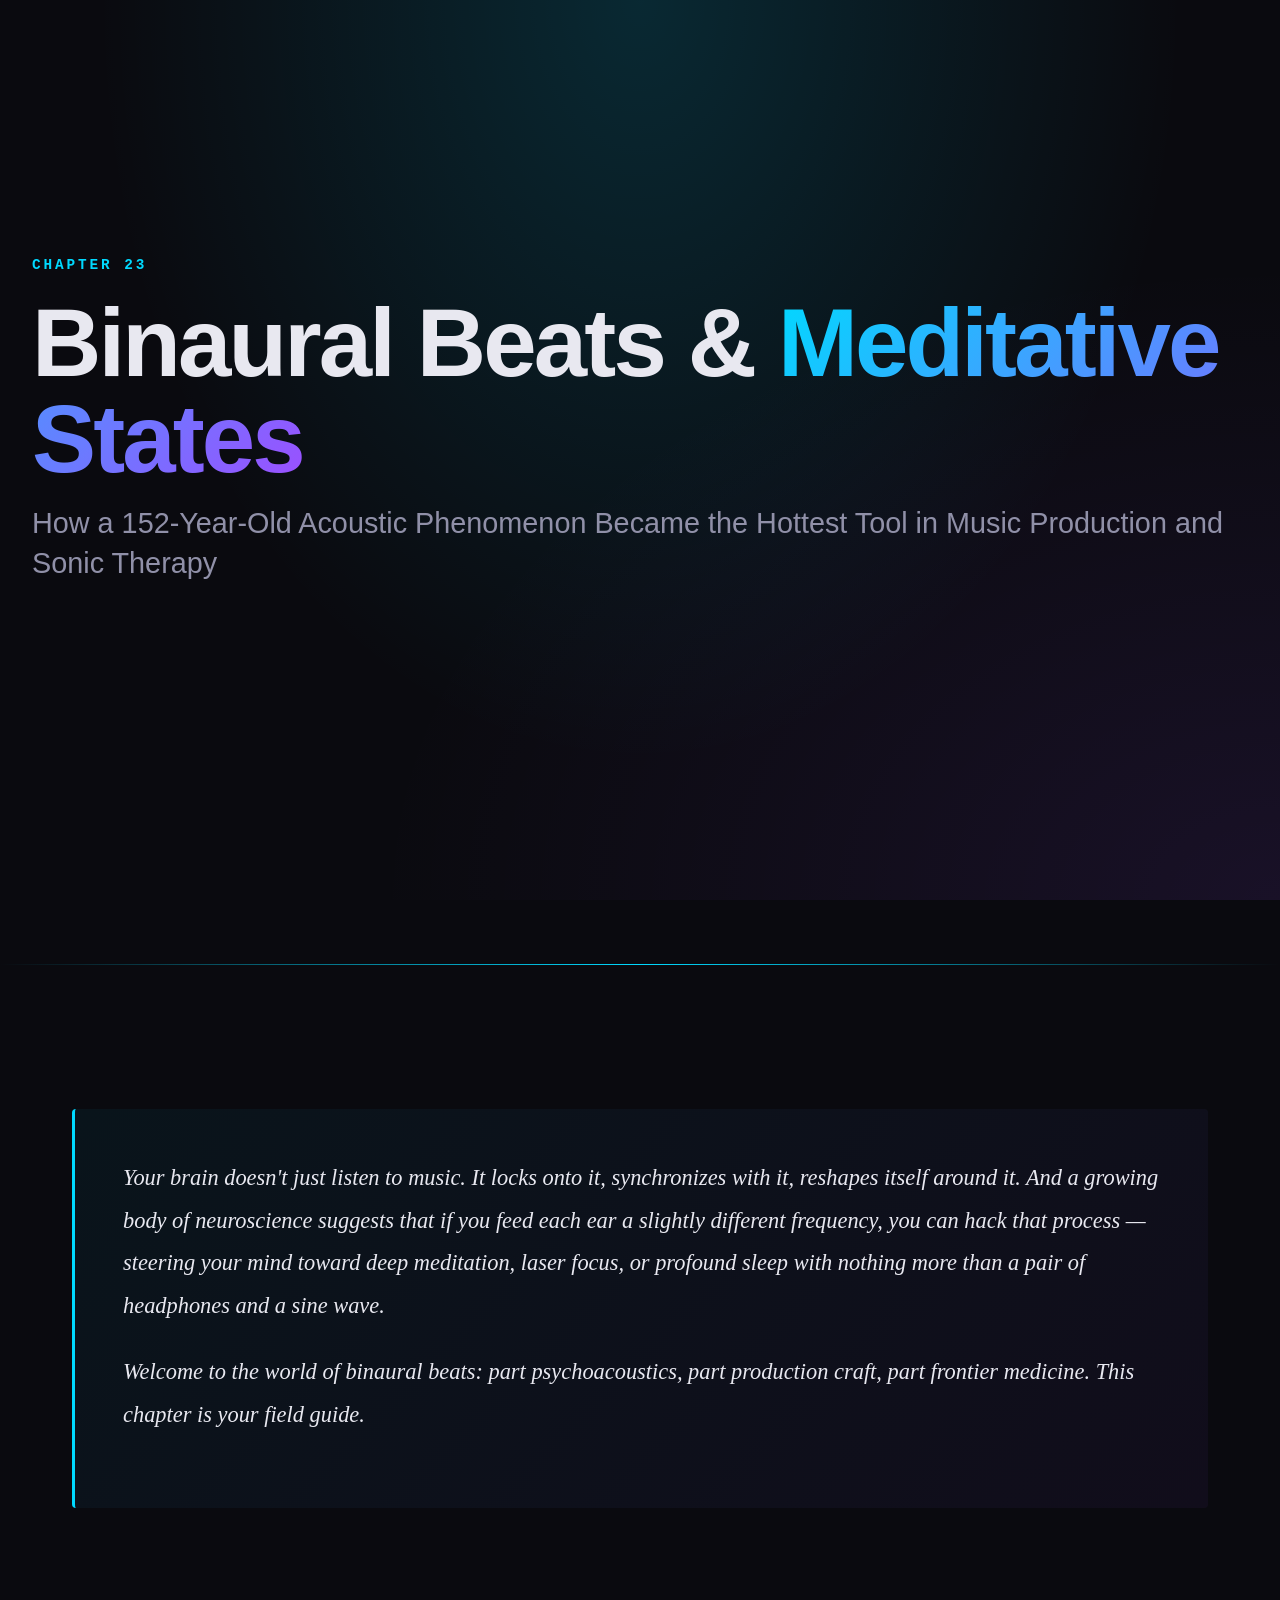
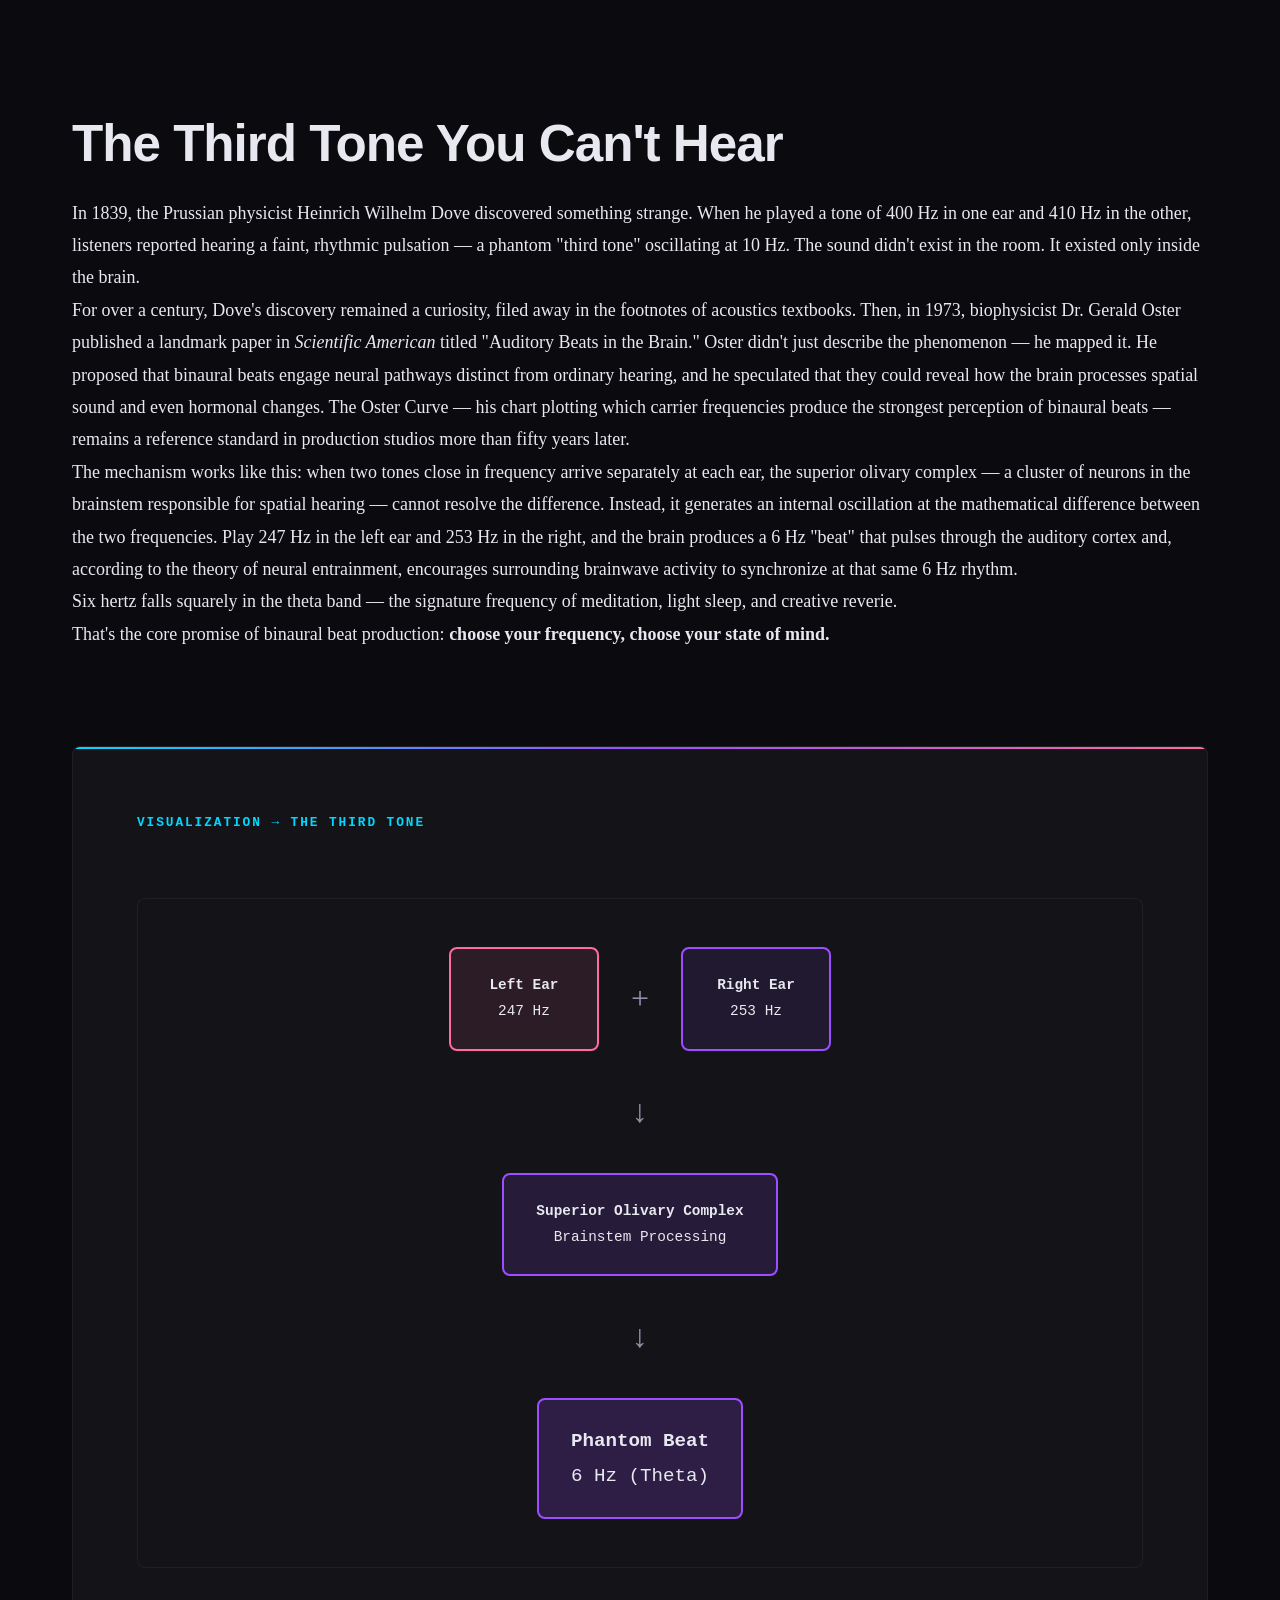
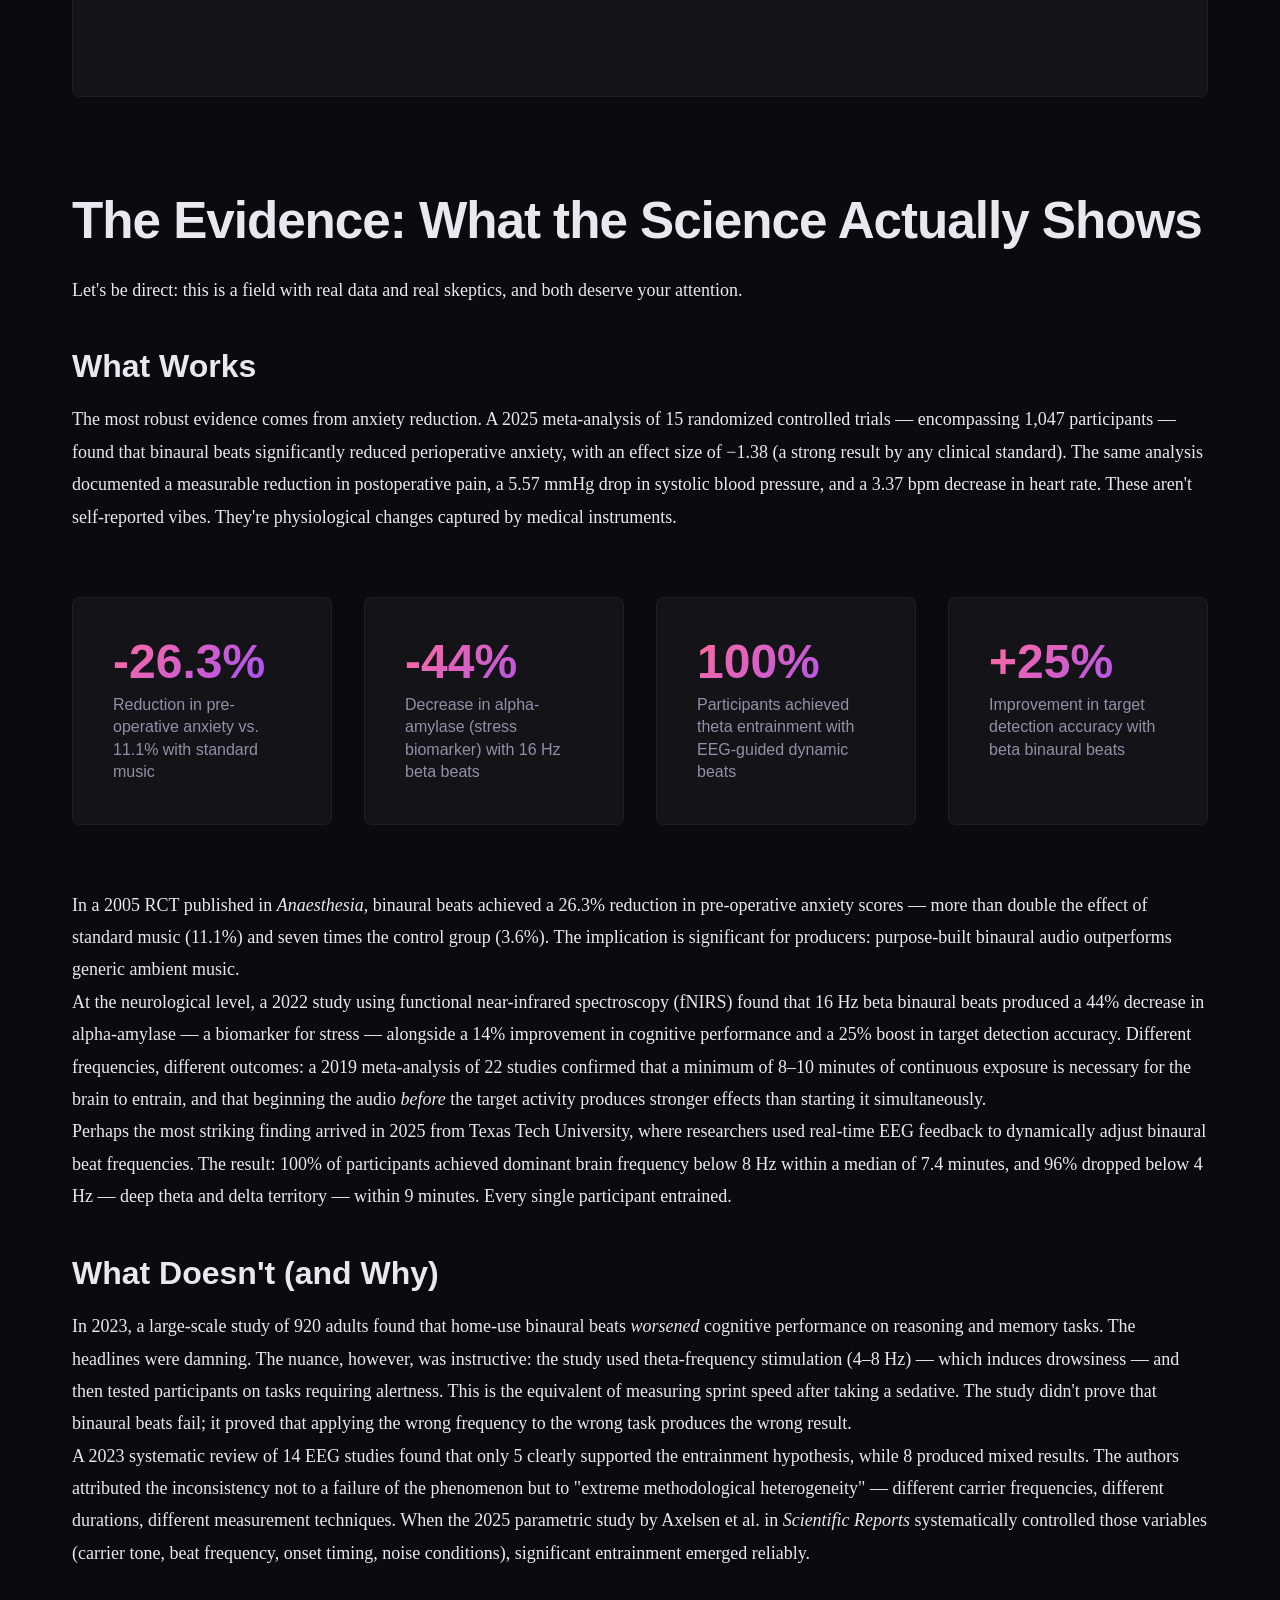
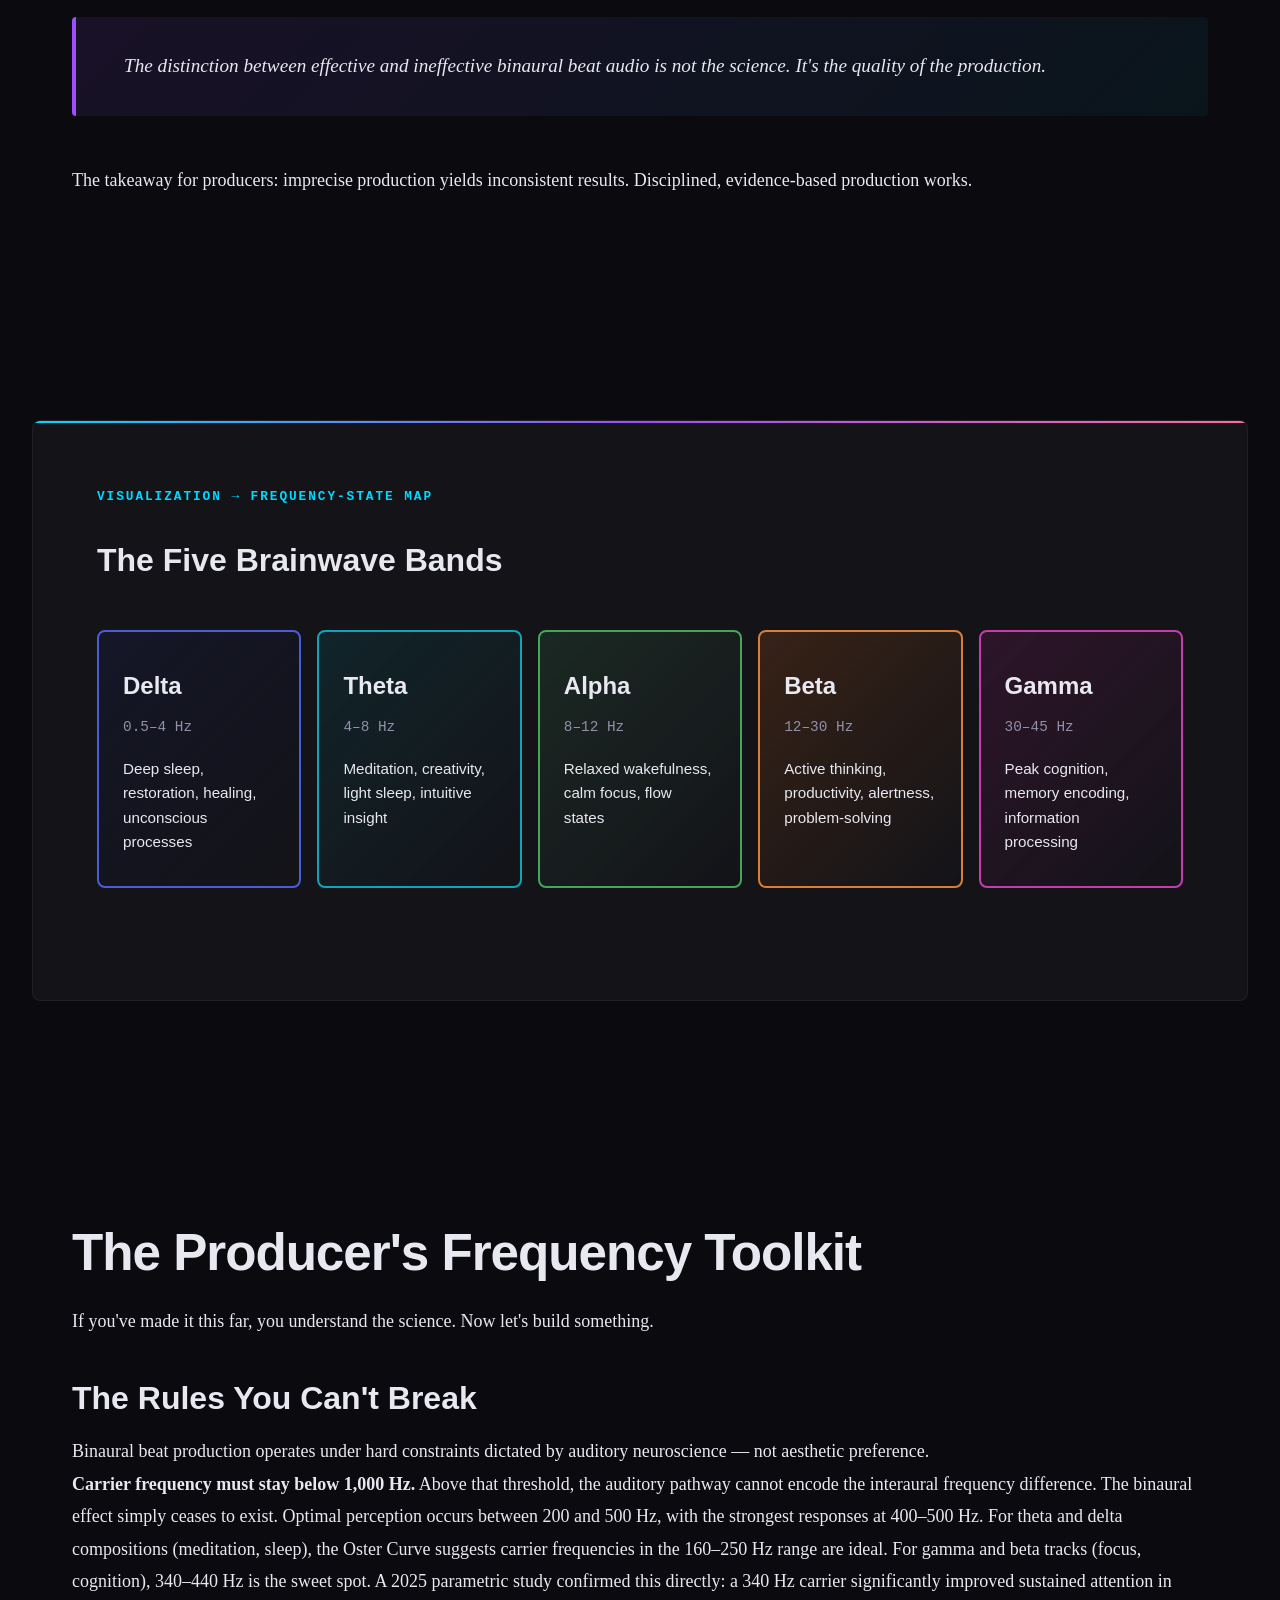
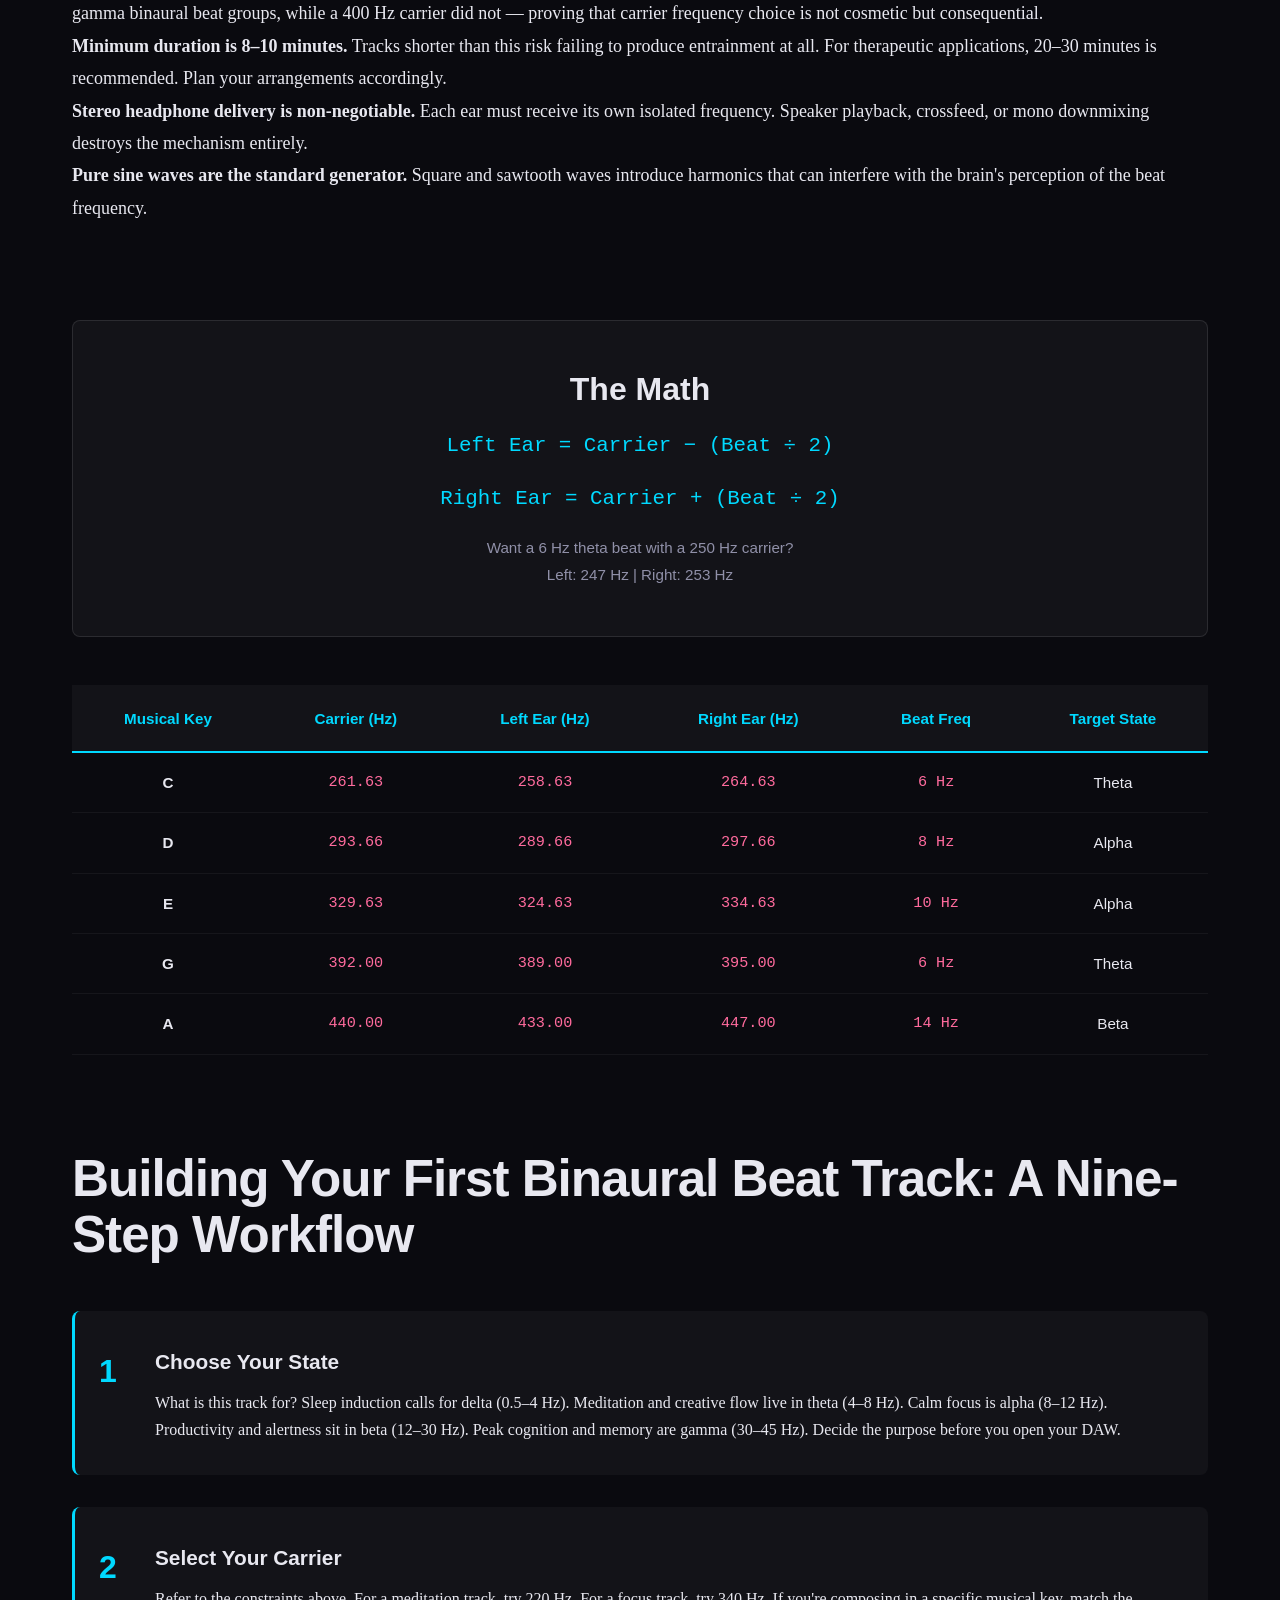
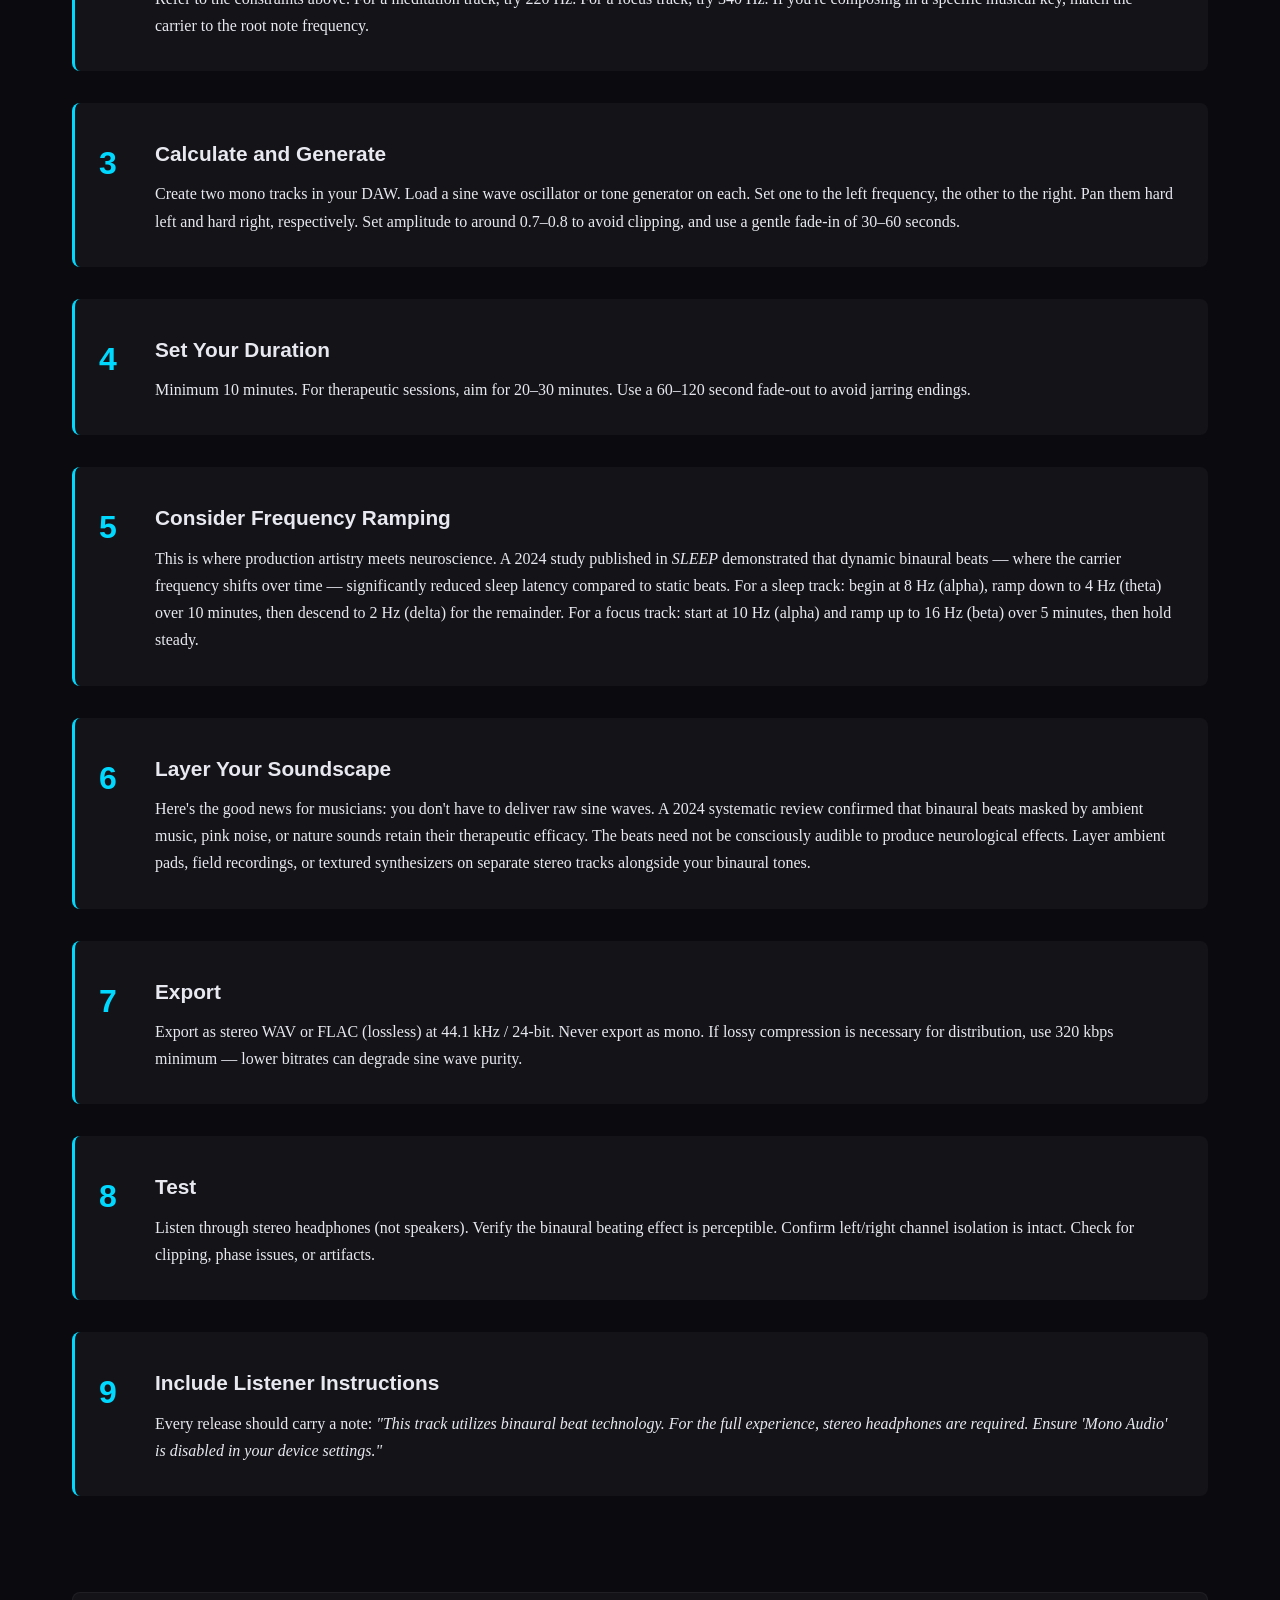
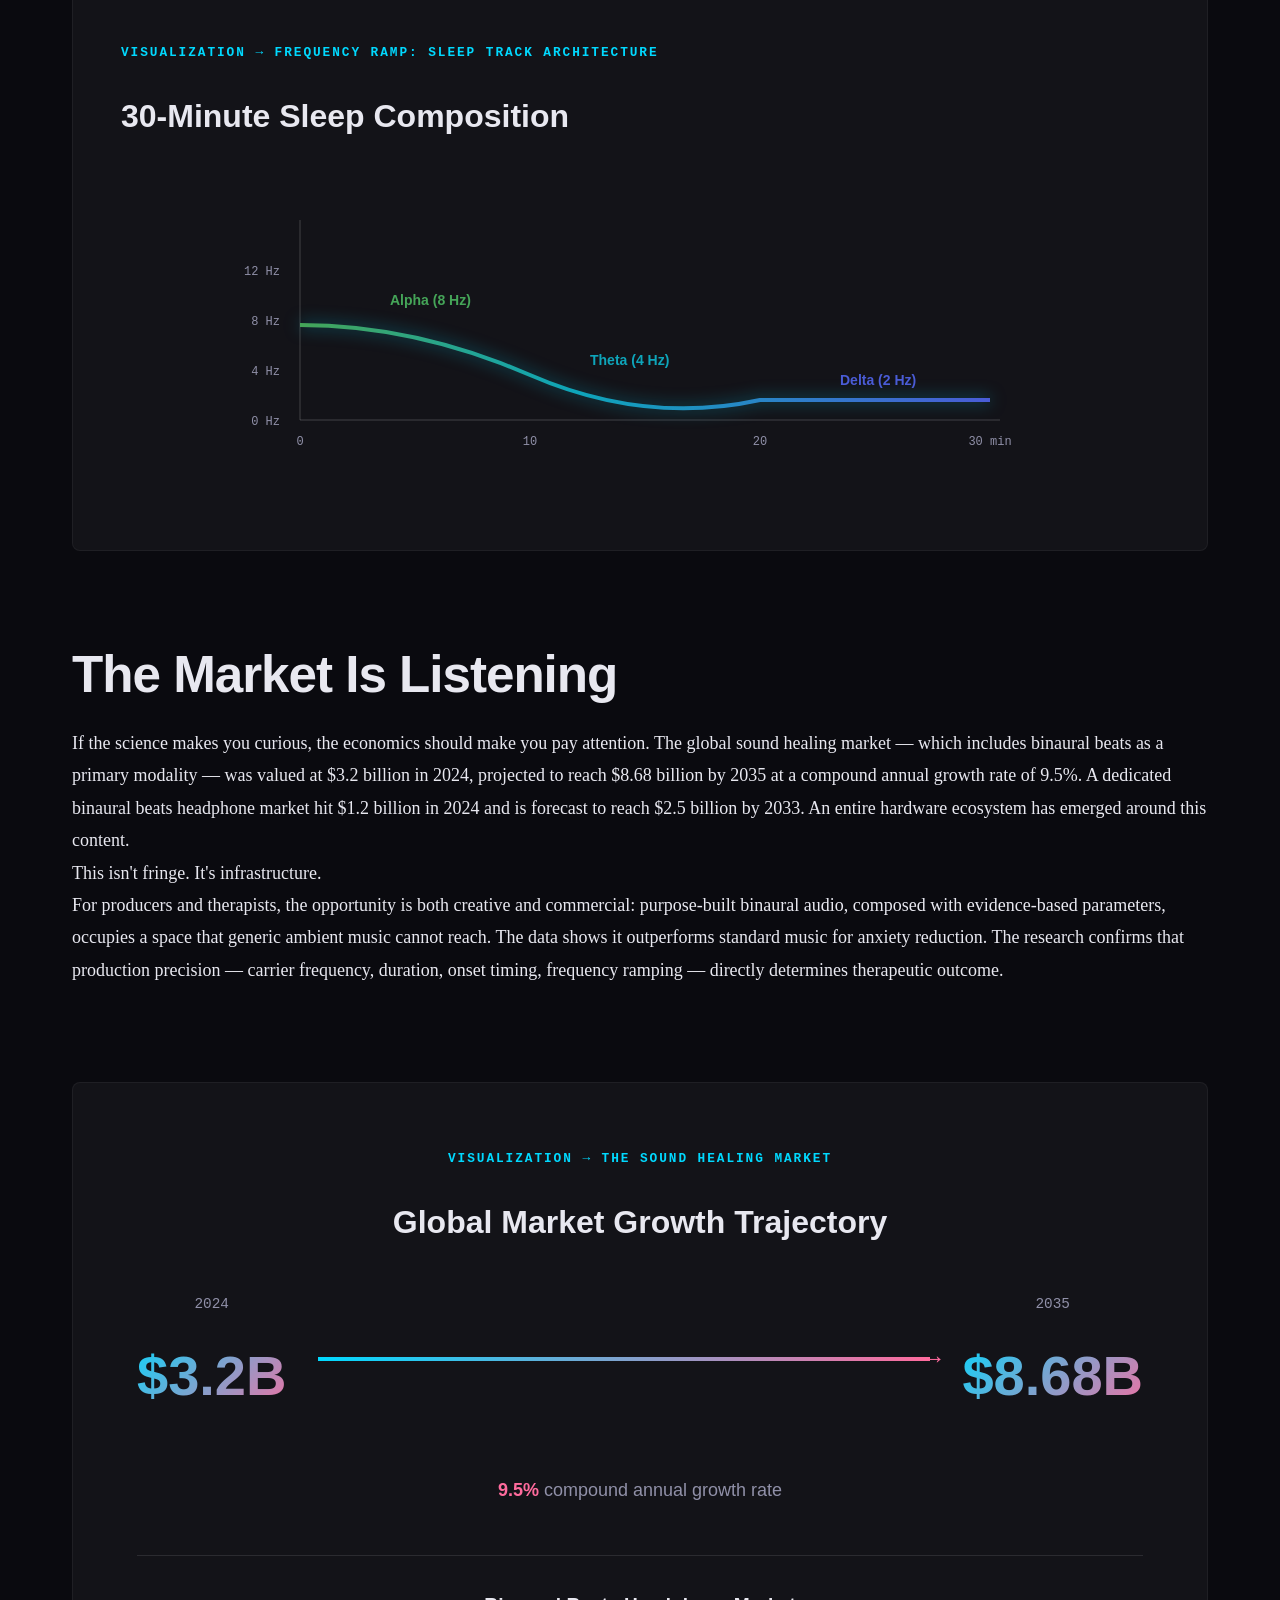
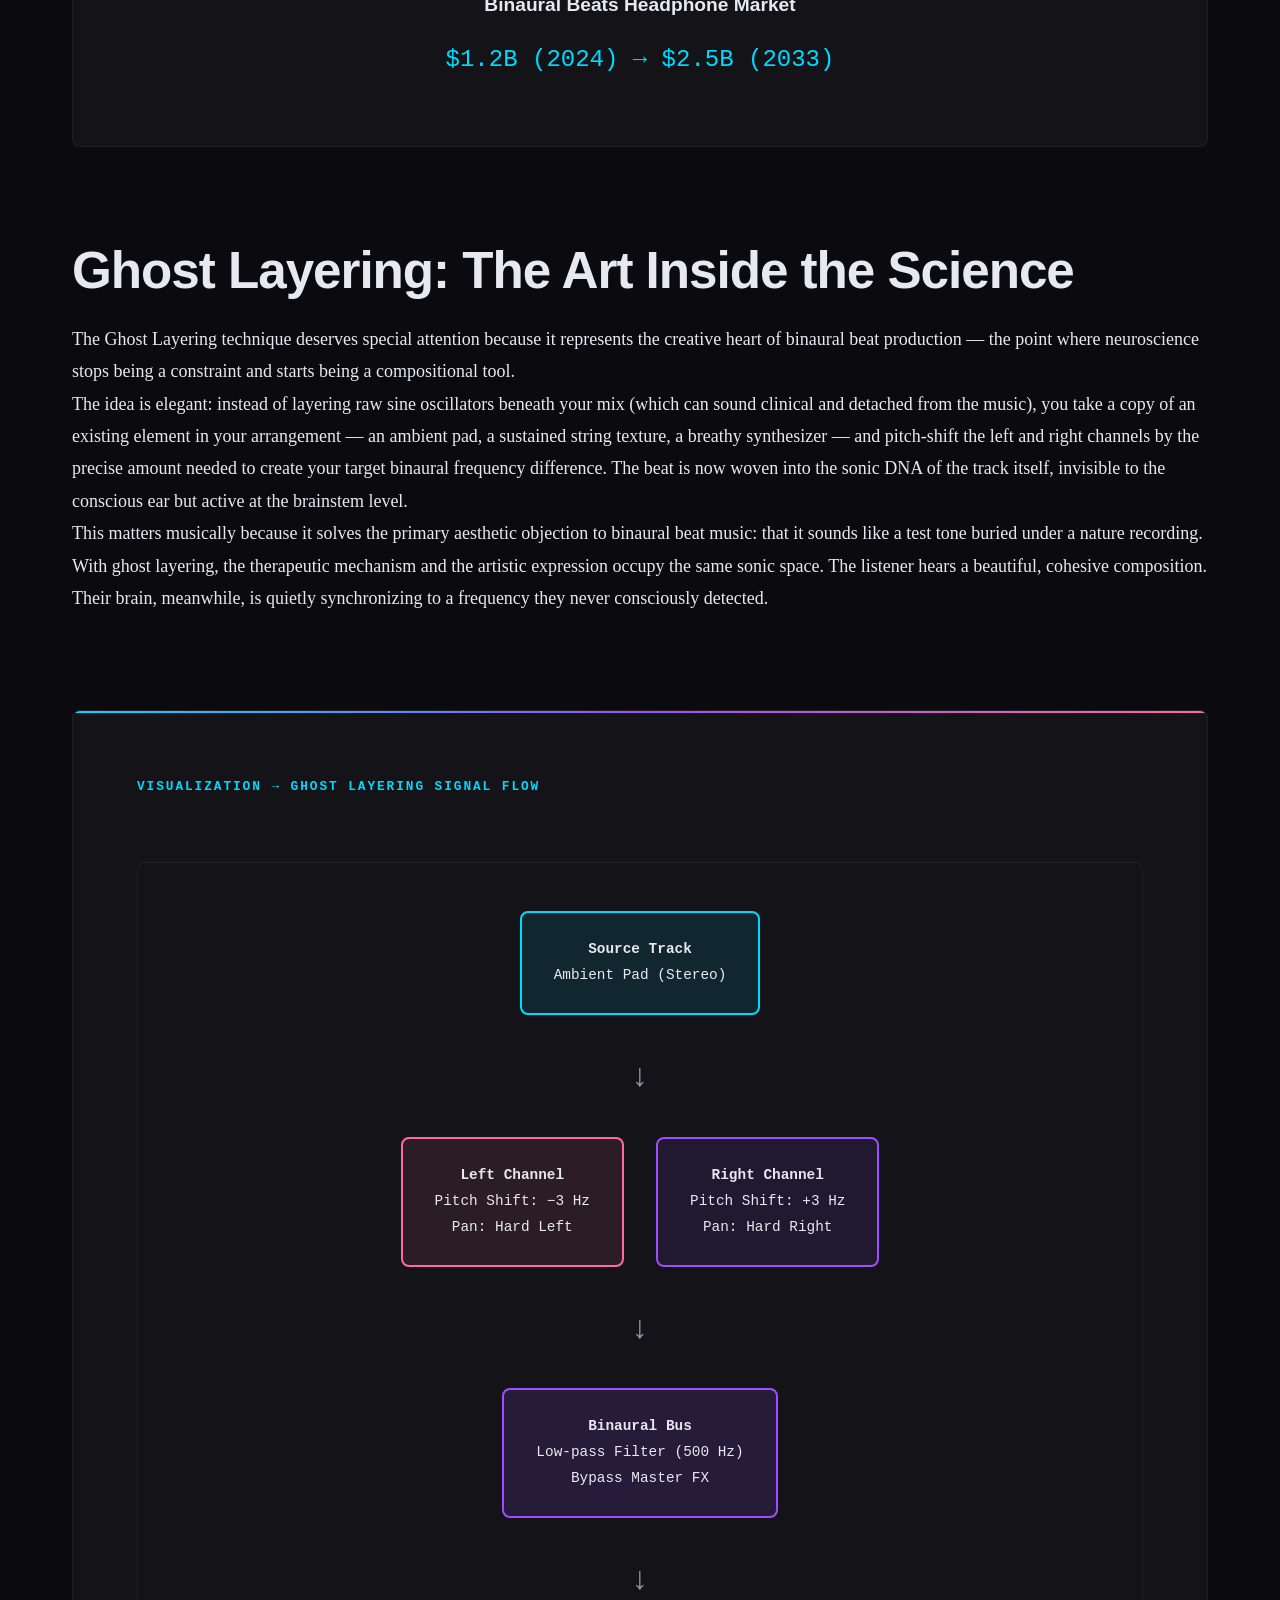
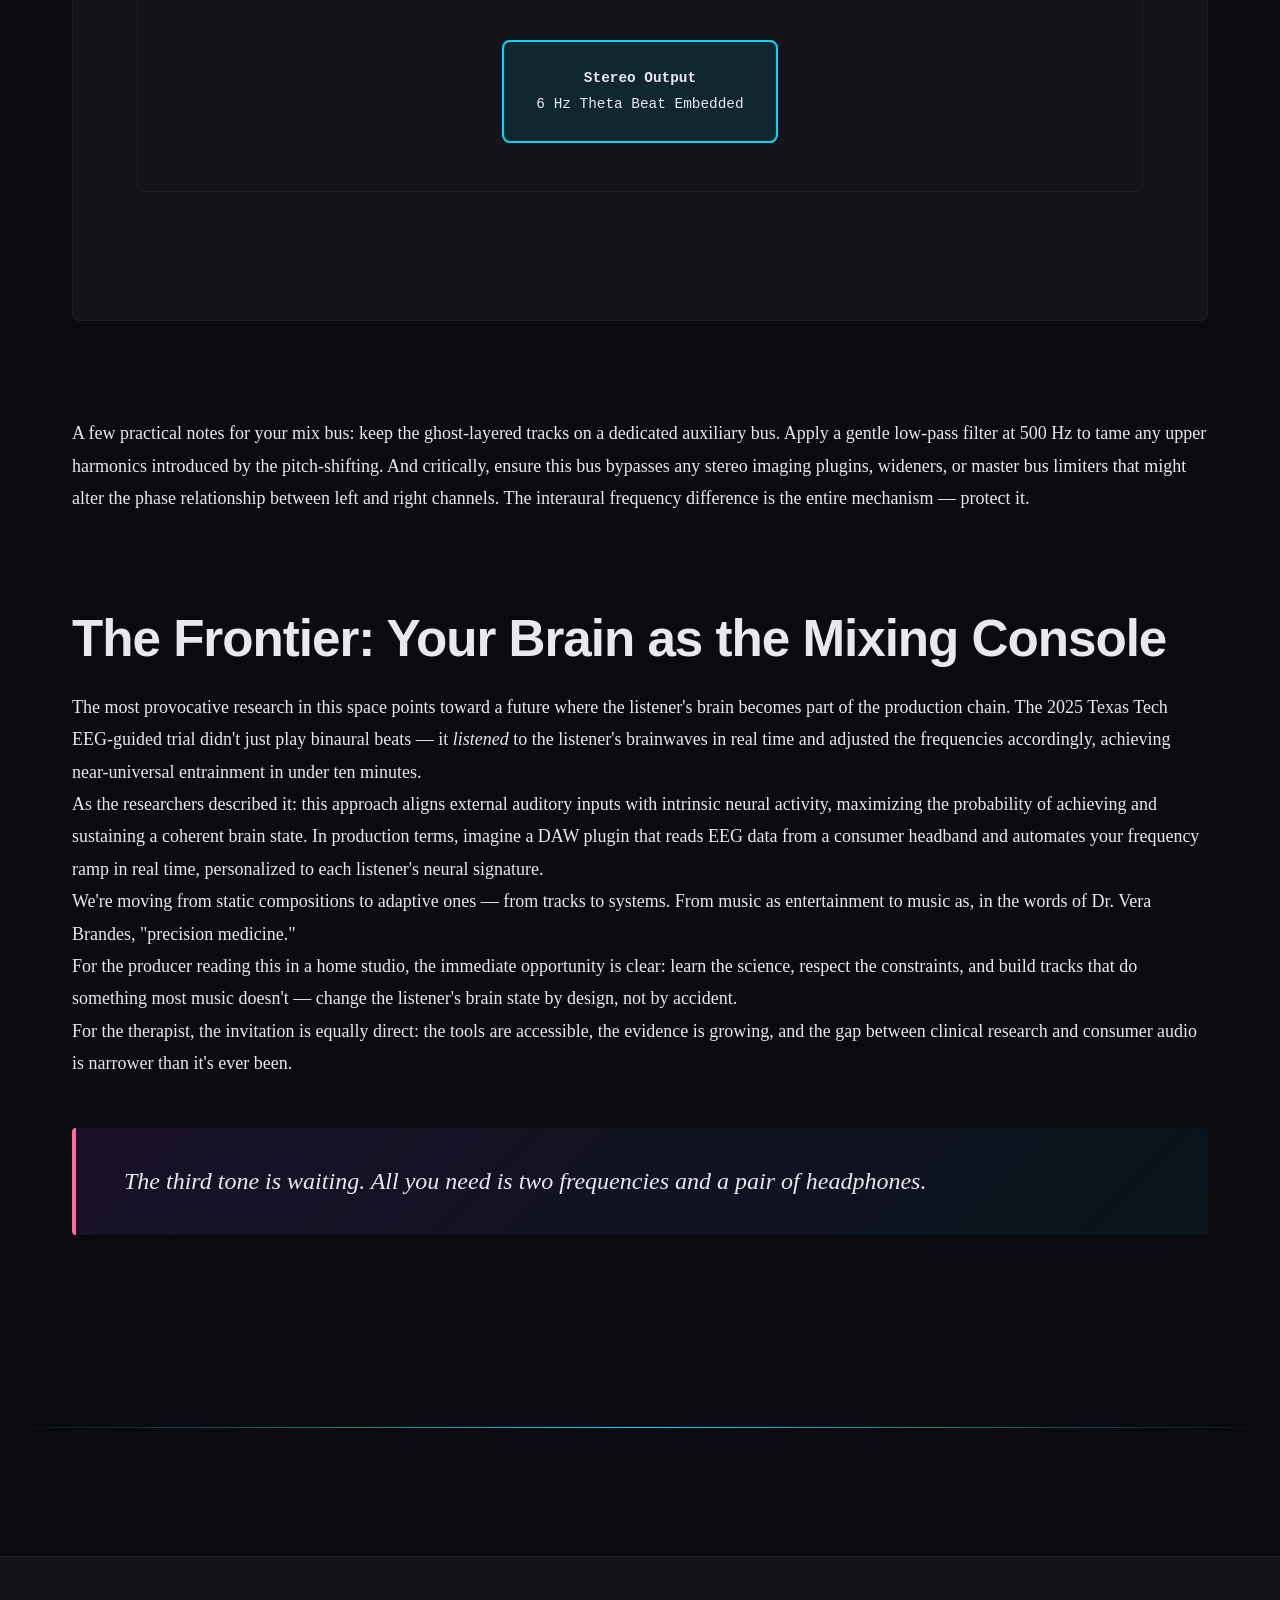
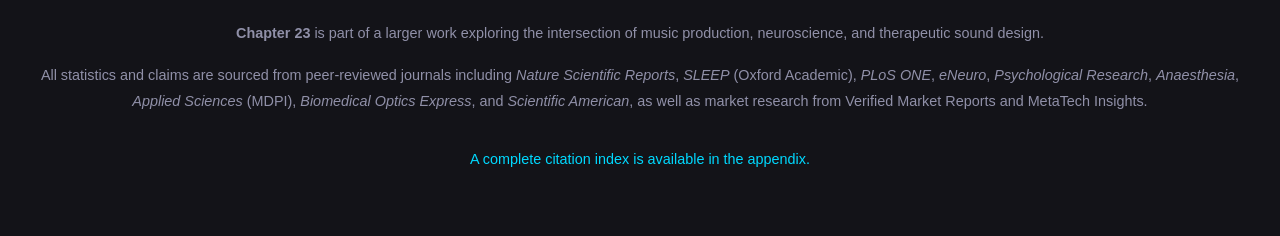
<file: binaural-beats-article.html>
<!DOCTYPE html>
<html lang="en">
<head>
    <meta charset="UTF-8">
    <meta name="viewport" content="width=device-width, initial-scale=1.0">
    <title>Chapter 23: Binaural Beats & Meditative States | Neural Harmonics</title>
    <style>
        :root {
            --color-bg: #0a0a0f;
            --color-surface: #131318;
            --color-text: #e8e8f0;
            --color-text-dim: #9090a8;
            --color-accent-delta: #1a1d4a;
            --color-accent-theta: #0d4d54;
            --color-accent-alpha: #2d5a3d;
            --color-accent-beta: #8b4513;
            --color-accent-gamma: #6b1854;
            --color-glow-blue: #00d9ff;
            --color-glow-coral: #ff6b9d;
            --color-glow-violet: #9d4eff;
            --font-serif: 'Georgia', 'Times New Roman', serif;
            --font-sans: -apple-system, BlinkMacSystemFont, 'Segoe UI', 'Helvetica Neue', Arial, sans-serif;
            --font-mono: 'SF Mono', 'Monaco', 'Cascadia Code', 'Courier New', monospace;
        }

        * {
            margin: 0;
            padding: 0;
            box-sizing: border-box;
        }

        body {
            background: var(--color-bg);
            color: var(--color-text);
            font-family: var(--font-serif);
            font-size: 18px;
            line-height: 1.8;
            -webkit-font-smoothing: antialiased;
            -moz-osx-font-smoothing: grayscale;
        }

        /* Typography System */
        h1 {
            font-family: var(--font-sans);
            font-size: clamp(2.5rem, 8vw, 6rem);
            font-weight: 900;
            line-height: 1;
            letter-spacing: -0.03em;
            margin-bottom: 1rem;
        }

        h2 {
            font-family: var(--font-sans);
            font-size: clamp(1.5rem, 4vw, 3.5rem);
            font-weight: 800;
            line-height: 1.1;
            letter-spacing: -0.02em;
            margin-top: 4rem;
            margin-bottom: 1.5rem;
        }

        h3 {
            font-family: var(--font-sans);
            font-size: clamp(1.2rem, 3vw, 2rem);
            font-weight: 700;
            line-height: 1.3;
            margin-top: 2.5rem;
            margin-bottom: 1rem;
        }

        .subtitle {
            font-family: var(--font-sans);
            font-size: clamp(1rem, 2.5vw, 1.8rem);
            font-weight: 400;
            line-height: 1.4;
            color: var(--color-text-dim);
            margin-bottom: 4rem;
        }

        /* Hero Section */
        .hero {
            min-height: 100vh;
            display: flex;
            flex-direction: column;
            justify-content: center;
            padding: 2rem;
            position: relative;
            overflow: hidden;
        }

        .hero::before {
            content: '';
            position: absolute;
            top: 0;
            left: 0;
            right: 0;
            bottom: 0;
            background: radial-gradient(ellipse at top, rgba(0, 217, 255, 0.15), transparent 60%),
                        radial-gradient(ellipse at bottom right, rgba(157, 78, 255, 0.1), transparent 50%);
            pointer-events: none;
        }

        .hero-content {
            max-width: 1400px;
            margin: 0 auto;
            position: relative;
            z-index: 1;
        }

        .chapter-number {
            font-family: var(--font-mono);
            font-size: 0.9rem;
            font-weight: 600;
            color: var(--color-glow-blue);
            letter-spacing: 0.2em;
            text-transform: uppercase;
            margin-bottom: 1rem;
        }

        .title-highlight {
            background: linear-gradient(135deg, var(--color-glow-blue), var(--color-glow-violet));
            -webkit-background-clip: text;
            -webkit-text-fill-color: transparent;
            background-clip: text;
        }

        .divider {
            width: 100%;
            height: 1px;
            background: linear-gradient(90deg, transparent, var(--color-glow-blue), transparent);
            margin: 4rem 0;
        }

        /* Content Container */
        .container {
            max-width: 1200px;
            margin: 0 auto;
            padding: 2rem;
        }

        .wide-container {
            max-width: 1600px;
            margin: 0 auto;
            padding: 2rem;
        }

        /* Intro Text */
        .intro-text {
            font-size: clamp(1.1rem, 2.5vw, 1.4rem);
            line-height: 1.9;
            font-style: italic;
            color: var(--color-text);
            margin: 3rem 0;
            padding: 3rem;
            background: linear-gradient(135deg, rgba(0, 217, 255, 0.05), rgba(157, 78, 255, 0.05));
            border-left: 3px solid var(--color-glow-blue);
            border-radius: 4px;
        }

        /* Content Grid */
        .content-section {
            margin: 6rem 0;
        }

        /* Infographic Sections */
        .infographic {
            background: var(--color-surface);
            padding: 4rem;
            margin: 4rem 0;
            border-radius: 8px;
            border: 1px solid rgba(255, 255, 255, 0.05);
            position: relative;
            overflow: hidden;
        }

        .infographic::before {
            content: '';
            position: absolute;
            top: 0;
            left: 0;
            right: 0;
            height: 2px;
            background: linear-gradient(90deg, var(--color-glow-blue), var(--color-glow-violet), var(--color-glow-coral));
        }

        .infographic-title {
            font-family: var(--font-mono);
            font-size: 0.8rem;
            font-weight: 600;
            color: var(--color-glow-blue);
            letter-spacing: 0.15em;
            text-transform: uppercase;
            margin-bottom: 2rem;
        }

        /* Frequency Spectrum */
        .frequency-spectrum {
            display: grid;
            grid-template-columns: repeat(auto-fit, minmax(180px, 1fr));
            gap: 1rem;
            margin: 3rem 0;
        }

        .frequency-band {
            padding: 2rem 1.5rem;
            background: var(--color-surface);
            border-radius: 8px;
            border: 2px solid;
            transition: transform 0.3s ease, box-shadow 0.3s ease;
        }

        .frequency-band:hover {
            transform: translateY(-4px);
            box-shadow: 0 8px 30px rgba(0, 0, 0, 0.4);
        }

        .frequency-band.delta {
            border-color: #4a5cd6;
            background: linear-gradient(135deg, rgba(26, 29, 74, 0.3), var(--color-surface));
        }

        .frequency-band.theta {
            border-color: #0ea5ba;
            background: linear-gradient(135deg, rgba(13, 77, 84, 0.3), var(--color-surface));
        }

        .frequency-band.alpha {
            border-color: #45a558;
            background: linear-gradient(135deg, rgba(45, 90, 61, 0.3), var(--color-surface));
        }

        .frequency-band.beta {
            border-color: #d97d38;
            background: linear-gradient(135deg, rgba(139, 69, 19, 0.3), var(--color-surface));
        }

        .frequency-band.gamma {
            border-color: #c43dad;
            background: linear-gradient(135deg, rgba(107, 24, 84, 0.3), var(--color-surface));
        }

        .band-name {
            font-family: var(--font-sans);
            font-size: 1.5rem;
            font-weight: 700;
            margin-bottom: 0.5rem;
        }

        .band-range {
            font-family: var(--font-mono);
            font-size: 0.9rem;
            color: var(--color-text-dim);
            margin-bottom: 1rem;
        }

        .band-description {
            font-family: var(--font-sans);
            font-size: 0.95rem;
            line-height: 1.6;
            color: var(--color-text);
        }

        /* Data Table */
        .data-table-container {
            overflow-x: auto;
            margin: 3rem 0;
        }

        table {
            width: 100%;
            border-collapse: collapse;
            font-family: var(--font-sans);
            font-size: 0.95rem;
        }

        thead {
            background: var(--color-surface);
        }

        th {
            padding: 1.2rem 1rem;
            text-align: center;
            font-weight: 600;
            color: var(--color-glow-blue);
            border-bottom: 2px solid var(--color-glow-blue);
        }

        td {
            padding: 1rem;
            text-align: center;
            border-bottom: 1px solid rgba(255, 255, 255, 0.05);
        }

        tbody tr {
            transition: background 0.2s ease;
        }

        tbody tr:hover {
            background: rgba(255, 255, 255, 0.02);
        }

        .mono-cell {
            font-family: var(--font-mono);
            color: var(--color-glow-coral);
        }

        /* Blockquote / Callout */
        blockquote {
            font-size: clamp(1rem, 2vw, 1.2rem);
            line-height: 1.8;
            padding: 2rem 3rem;
            margin: 3rem 0;
            background: linear-gradient(135deg, rgba(157, 78, 255, 0.1), rgba(0, 217, 255, 0.05));
            border-left: 4px solid var(--color-glow-violet);
            border-radius: 4px;
            font-style: italic;
        }

        /* Stats Grid */
        .stats-grid {
            display: grid;
            grid-template-columns: repeat(auto-fit, minmax(250px, 1fr));
            gap: 2rem;
            margin: 4rem 0;
        }

        .stat-card {
            background: var(--color-surface);
            padding: 2.5rem;
            border-radius: 8px;
            border: 1px solid rgba(255, 255, 255, 0.05);
            transition: transform 0.3s ease;
        }

        .stat-card:hover {
            transform: translateY(-4px);
            border-color: var(--color-glow-blue);
        }

        .stat-number {
            font-family: var(--font-sans);
            font-size: 3rem;
            font-weight: 900;
            background: linear-gradient(135deg, var(--color-glow-coral), var(--color-glow-violet));
            -webkit-background-clip: text;
            -webkit-text-fill-color: transparent;
            background-clip: text;
            line-height: 1;
            margin-bottom: 0.5rem;
        }

        .stat-label {
            font-family: var(--font-sans);
            font-size: 1rem;
            color: var(--color-text-dim);
            line-height: 1.4;
        }

        /* Signal Flow Diagram */
        .signal-flow {
            background: var(--color-surface);
            padding: 3rem;
            border-radius: 8px;
            margin: 4rem 0;
            display: flex;
            flex-direction: column;
            gap: 2rem;
            border: 1px solid rgba(255, 255, 255, 0.05);
        }

        .flow-row {
            display: flex;
            align-items: center;
            justify-content: center;
            gap: 2rem;
            flex-wrap: wrap;
        }

        .flow-node {
            padding: 1.5rem 2rem;
            background: rgba(0, 217, 255, 0.1);
            border: 2px solid var(--color-glow-blue);
            border-radius: 8px;
            font-family: var(--font-mono);
            font-size: 0.9rem;
            text-align: center;
            min-width: 150px;
        }

        .flow-node.left {
            border-color: var(--color-glow-coral);
            background: rgba(255, 107, 157, 0.1);
        }

        .flow-node.right {
            border-color: var(--color-glow-violet);
            background: rgba(157, 78, 255, 0.1);
        }

        .flow-arrow {
            font-size: 2rem;
            color: var(--color-text-dim);
        }

        /* Formula Display */
        .formula-box {
            background: var(--color-surface);
            padding: 3rem;
            border-radius: 8px;
            margin: 3rem 0;
            border: 1px solid rgba(255, 255, 255, 0.1);
            text-align: center;
        }

        .formula {
            font-family: var(--font-mono);
            font-size: 1.3rem;
            color: var(--color-glow-blue);
            margin: 1rem 0;
        }

        .formula-description {
            font-family: var(--font-sans);
            font-size: 0.95rem;
            color: var(--color-text-dim);
            margin-top: 1rem;
        }

        /* Visual Chart */
        .chart-container {
            background: var(--color-surface);
            padding: 3rem;
            border-radius: 8px;
            margin: 4rem 0;
            border: 1px solid rgba(255, 255, 255, 0.05);
        }

        .frequency-ramp {
            position: relative;
            height: 300px;
            margin: 2rem 0;
        }

        .ramp-svg {
            width: 100%;
            height: 100%;
        }

        /* Step List */
        .step-list {
            counter-reset: step-counter;
            list-style: none;
            margin: 3rem 0;
        }

        .step-list li {
            counter-increment: step-counter;
            position: relative;
            padding: 2rem 2rem 2rem 5rem;
            margin-bottom: 2rem;
            background: var(--color-surface);
            border-radius: 8px;
            border-left: 3px solid var(--color-glow-blue);
        }

        .step-list li::before {
            content: counter(step-counter);
            position: absolute;
            left: 1.5rem;
            top: 2rem;
            font-family: var(--font-sans);
            font-size: 2rem;
            font-weight: 900;
            color: var(--color-glow-blue);
        }

        .step-title {
            font-family: var(--font-sans);
            font-size: 1.3rem;
            font-weight: 700;
            margin-bottom: 0.5rem;
        }

        .step-description {
            font-size: 1rem;
            line-height: 1.7;
            color: var(--color-text);
        }

        /* Market Data Visualization */
        .market-viz {
            background: var(--color-surface);
            padding: 4rem;
            border-radius: 8px;
            margin: 4rem 0;
            text-align: center;
            border: 1px solid rgba(255, 255, 255, 0.05);
        }

        .growth-display {
            display: flex;
            justify-content: space-around;
            align-items: center;
            margin: 3rem 0;
            gap: 2rem;
            flex-wrap: wrap;
        }

        .growth-point {
            text-align: center;
        }

        .growth-year {
            font-family: var(--font-mono);
            font-size: 0.9rem;
            color: var(--color-text-dim);
            margin-bottom: 0.5rem;
        }

        .growth-value {
            font-family: var(--font-sans);
            font-size: 3.5rem;
            font-weight: 900;
            background: linear-gradient(135deg, var(--color-glow-blue), var(--color-glow-coral));
            -webkit-background-clip: text;
            -webkit-text-fill-color: transparent;
            background-clip: text;
        }

        .growth-line {
            flex: 1;
            height: 4px;
            background: linear-gradient(90deg, var(--color-glow-blue), var(--color-glow-coral));
            position: relative;
            min-width: 100px;
        }

        .growth-line::after {
            content: '→';
            position: absolute;
            right: -15px;
            top: 50%;
            transform: translateY(-50%);
            color: var(--color-glow-coral);
            font-size: 1.5rem;
        }

        /* Footer */
        footer {
            margin-top: 8rem;
            padding: 4rem 2rem;
            background: var(--color-surface);
            border-top: 1px solid rgba(255, 255, 255, 0.05);
            text-align: center;
            font-family: var(--font-sans);
            font-size: 0.9rem;
            color: var(--color-text-dim);
        }

        /* Responsive */
        @media (max-width: 768px) {
            .hero {
                min-height: 80vh;
                padding: 1.5rem;
            }

            .container, .wide-container {
                padding: 1.5rem;
            }

            .intro-text {
                padding: 2rem;
            }

            .infographic {
                padding: 2rem;
            }

            .frequency-spectrum {
                grid-template-columns: 1fr;
            }

            .stats-grid {
                grid-template-columns: 1fr;
            }

            .flow-row {
                flex-direction: column;
            }

            .growth-display {
                flex-direction: column;
            }

            .growth-line {
                width: 4px;
                height: 60px;
                min-width: unset;
            }

            .growth-line::after {
                content: '↓';
                right: 50%;
                bottom: -15px;
                top: unset;
                transform: translateX(50%);
            }
        }

        /* Smooth Scrolling */
        html {
            scroll-behavior: smooth;
        }

        /* Selection */
        ::selection {
            background: var(--color-glow-blue);
            color: var(--color-bg);
        }
    </style>
</head>
<body>

    <!-- Hero Section -->
    <section class="hero">
        <div class="hero-content">
            <div class="chapter-number">Chapter 23</div>
            <h1>Binaural Beats & <span class="title-highlight">Meditative States</span></h1>
            <p class="subtitle">How a 152-Year-Old Acoustic Phenomenon Became the Hottest Tool in Music Production and Sonic Therapy</p>
        </div>
    </section>

    <div class="divider"></div>

    <!-- Intro -->
    <div class="container">
        <div class="intro-text">
            <p style="margin-bottom: 1.5rem;">Your brain doesn't just listen to music. It locks onto it, synchronizes with it, reshapes itself around it. And a growing body of neuroscience suggests that if you feed each ear a slightly different frequency, you can hack that process — steering your mind toward deep meditation, laser focus, or profound sleep with nothing more than a pair of headphones and a sine wave.</p>
            <p style="margin-bottom: 1.5rem;">Welcome to the world of binaural beats: part psychoacoustics, part production craft, part frontier medicine. This chapter is your field guide.</p>
        </div>
    </div>

    <!-- Main Content -->
    <div class="container">
        <section class="content-section">
            <h2>The Third Tone You Can't Hear</h2>
            <p>In 1839, the Prussian physicist Heinrich Wilhelm Dove discovered something strange. When he played a tone of 400 Hz in one ear and 410 Hz in the other, listeners reported hearing a faint, rhythmic pulsation — a phantom "third tone" oscillating at 10 Hz. The sound didn't exist in the room. It existed only inside the brain.</p>

            <p>For over a century, Dove's discovery remained a curiosity, filed away in the footnotes of acoustics textbooks. Then, in 1973, biophysicist Dr. Gerald Oster published a landmark paper in <em>Scientific American</em> titled "Auditory Beats in the Brain." Oster didn't just describe the phenomenon — he mapped it. He proposed that binaural beats engage neural pathways distinct from ordinary hearing, and he speculated that they could reveal how the brain processes spatial sound and even hormonal changes. The Oster Curve — his chart plotting which carrier frequencies produce the strongest perception of binaural beats — remains a reference standard in production studios more than fifty years later.</p>

            <p>The mechanism works like this: when two tones close in frequency arrive separately at each ear, the superior olivary complex — a cluster of neurons in the brainstem responsible for spatial hearing — cannot resolve the difference. Instead, it generates an internal oscillation at the mathematical difference between the two frequencies. Play 247 Hz in the left ear and 253 Hz in the right, and the brain produces a 6 Hz "beat" that pulses through the auditory cortex and, according to the theory of neural entrainment, encourages surrounding brainwave activity to synchronize at that same 6 Hz rhythm.</p>

            <p>Six hertz falls squarely in the theta band — the signature frequency of meditation, light sleep, and creative reverie.</p>

            <p>That's the core promise of binaural beat production: <strong>choose your frequency, choose your state of mind.</strong></p>
        </section>

        <!-- Infographic 1: The Third Tone Concept -->
        <div class="infographic">
            <div class="infographic-title">Visualization → The Third Tone</div>
            <div class="signal-flow">
                <div class="flow-row">
                    <div class="flow-node left">
                        <strong>Left Ear</strong><br>
                        247 Hz
                    </div>
                    <div class="flow-arrow">+</div>
                    <div class="flow-node right">
                        <strong>Right Ear</strong><br>
                        253 Hz
                    </div>
                </div>
                <div class="flow-arrow" style="font-size: 2rem; text-align: center;">↓</div>
                <div class="flow-row">
                    <div class="flow-node" style="border-color: var(--color-glow-violet); background: rgba(157, 78, 255, 0.15);">
                        <strong>Superior Olivary Complex</strong><br>
                        Brainstem Processing
                    </div>
                </div>
                <div class="flow-arrow" style="font-size: 2rem; text-align: center;">↓</div>
                <div class="flow-row">
                    <div class="flow-node" style="border-color: var(--color-glow-violet); background: rgba(157, 78, 255, 0.2); font-size: 1.2rem;">
                        <strong>Phantom Beat</strong><br>
                        6 Hz (Theta)
                    </div>
                </div>
            </div>
        </div>

        <section class="content-section">
            <h2>The Evidence: What the Science Actually Shows</h2>
            <p>Let's be direct: this is a field with real data and real skeptics, and both deserve your attention.</p>

            <h3>What Works</h3>
            <p>The most robust evidence comes from anxiety reduction. A 2025 meta-analysis of 15 randomized controlled trials — encompassing 1,047 participants — found that binaural beats significantly reduced perioperative anxiety, with an effect size of −1.38 (a strong result by any clinical standard). The same analysis documented a measurable reduction in postoperative pain, a 5.57 mmHg drop in systolic blood pressure, and a 3.37 bpm decrease in heart rate. These aren't self-reported vibes. They're physiological changes captured by medical instruments.</p>

            <!-- Stats Display -->
            <div class="stats-grid">
                <div class="stat-card">
                    <div class="stat-number">-26.3%</div>
                    <div class="stat-label">Reduction in pre-operative anxiety vs. 11.1% with standard music</div>
                </div>
                <div class="stat-card">
                    <div class="stat-number">-44%</div>
                    <div class="stat-label">Decrease in alpha-amylase (stress biomarker) with 16 Hz beta beats</div>
                </div>
                <div class="stat-card">
                    <div class="stat-number">100%</div>
                    <div class="stat-label">Participants achieved theta entrainment with EEG-guided dynamic beats</div>
                </div>
                <div class="stat-card">
                    <div class="stat-number">+25%</div>
                    <div class="stat-label">Improvement in target detection accuracy with beta binaural beats</div>
                </div>
            </div>

            <p>In a 2005 RCT published in <em>Anaesthesia</em>, binaural beats achieved a 26.3% reduction in pre-operative anxiety scores — more than double the effect of standard music (11.1%) and seven times the control group (3.6%). The implication is significant for producers: purpose-built binaural audio outperforms generic ambient music.</p>

            <p>At the neurological level, a 2022 study using functional near-infrared spectroscopy (fNIRS) found that 16 Hz beta binaural beats produced a 44% decrease in alpha-amylase — a biomarker for stress — alongside a 14% improvement in cognitive performance and a 25% boost in target detection accuracy. Different frequencies, different outcomes: a 2019 meta-analysis of 22 studies confirmed that a minimum of 8–10 minutes of continuous exposure is necessary for the brain to entrain, and that beginning the audio <em>before</em> the target activity produces stronger effects than starting it simultaneously.</p>

            <p>Perhaps the most striking finding arrived in 2025 from Texas Tech University, where researchers used real-time EEG feedback to dynamically adjust binaural beat frequencies. The result: 100% of participants achieved dominant brain frequency below 8 Hz within a median of 7.4 minutes, and 96% dropped below 4 Hz — deep theta and delta territory — within 9 minutes. Every single participant entrained.</p>

            <h3>What Doesn't (and Why)</h3>
            <p>In 2023, a large-scale study of 920 adults found that home-use binaural beats <em>worsened</em> cognitive performance on reasoning and memory tasks. The headlines were damning. The nuance, however, was instructive: the study used theta-frequency stimulation (4–8 Hz) — which induces drowsiness — and then tested participants on tasks requiring alertness. This is the equivalent of measuring sprint speed after taking a sedative. The study didn't prove that binaural beats fail; it proved that applying the wrong frequency to the wrong task produces the wrong result.</p>

            <p>A 2023 systematic review of 14 EEG studies found that only 5 clearly supported the entrainment hypothesis, while 8 produced mixed results. The authors attributed the inconsistency not to a failure of the phenomenon but to "extreme methodological heterogeneity" — different carrier frequencies, different durations, different measurement techniques. When the 2025 parametric study by Axelsen et al. in <em>Scientific Reports</em> systematically controlled those variables (carrier tone, beat frequency, onset timing, noise conditions), significant entrainment emerged reliably.</p>

            <blockquote>
                The distinction between effective and ineffective binaural beat audio is not the science. It's the quality of the production.
            </blockquote>

            <p>The takeaway for producers: imprecise production yields inconsistent results. Disciplined, evidence-based production works.</p>
        </section>
    </div>

    <!-- Frequency Spectrum -->
    <div class="wide-container">
        <div class="infographic">
            <div class="infographic-title">Visualization → Frequency-State Map</div>
            <h3 style="margin-top: 0;">The Five Brainwave Bands</h3>
            <div class="frequency-spectrum">
                <div class="frequency-band delta">
                    <div class="band-name">Delta</div>
                    <div class="band-range">0.5–4 Hz</div>
                    <div class="band-description">Deep sleep, restoration, healing, unconscious processes</div>
                </div>
                <div class="frequency-band theta">
                    <div class="band-name">Theta</div>
                    <div class="band-range">4–8 Hz</div>
                    <div class="band-description">Meditation, creativity, light sleep, intuitive insight</div>
                </div>
                <div class="frequency-band alpha">
                    <div class="band-name">Alpha</div>
                    <div class="band-range">8–12 Hz</div>
                    <div class="band-description">Relaxed wakefulness, calm focus, flow states</div>
                </div>
                <div class="frequency-band beta">
                    <div class="band-name">Beta</div>
                    <div class="band-range">12–30 Hz</div>
                    <div class="band-description">Active thinking, productivity, alertness, problem-solving</div>
                </div>
                <div class="frequency-band gamma">
                    <div class="band-name">Gamma</div>
                    <div class="band-range">30–45 Hz</div>
                    <div class="band-description">Peak cognition, memory encoding, information processing</div>
                </div>
            </div>
        </div>
    </div>

    <!-- The Producer's Toolkit -->
    <div class="container">
        <section class="content-section">
            <h2>The Producer's Frequency Toolkit</h2>
            <p>If you've made it this far, you understand the science. Now let's build something.</p>

            <h3>The Rules You Can't Break</h3>
            <p>Binaural beat production operates under hard constraints dictated by auditory neuroscience — not aesthetic preference.</p>

            <p><strong>Carrier frequency must stay below 1,000 Hz.</strong> Above that threshold, the auditory pathway cannot encode the interaural frequency difference. The binaural effect simply ceases to exist. Optimal perception occurs between 200 and 500 Hz, with the strongest responses at 400–500 Hz. For theta and delta compositions (meditation, sleep), the Oster Curve suggests carrier frequencies in the 160–250 Hz range are ideal. For gamma and beta tracks (focus, cognition), 340–440 Hz is the sweet spot. A 2025 parametric study confirmed this directly: a 340 Hz carrier significantly improved sustained attention in gamma binaural beat groups, while a 400 Hz carrier did not — proving that carrier frequency choice is not cosmetic but consequential.</p>

            <p><strong>Minimum duration is 8–10 minutes.</strong> Tracks shorter than this risk failing to produce entrainment at all. For therapeutic applications, 20–30 minutes is recommended. Plan your arrangements accordingly.</p>

            <p><strong>Stereo headphone delivery is non-negotiable.</strong> Each ear must receive its own isolated frequency. Speaker playback, crossfeed, or mono downmixing destroys the mechanism entirely.</p>

            <p><strong>Pure sine waves are the standard generator.</strong> Square and sawtooth waves introduce harmonics that can interfere with the brain's perception of the beat frequency.</p>
        </section>

        <!-- The Math -->
        <div class="formula-box">
            <h3 style="margin-top: 0;">The Math</h3>
            <div class="formula">Left Ear = Carrier − (Beat ÷ 2)</div>
            <div class="formula">Right Ear = Carrier + (Beat ÷ 2)</div>
            <div class="formula-description">
                Want a 6 Hz theta beat with a 250 Hz carrier?<br>
                Left: 247 Hz | Right: 253 Hz
            </div>
        </div>

        <!-- Frequency Reference Table -->
        <div class="data-table-container">
            <table>
                <thead>
                    <tr>
                        <th>Musical Key</th>
                        <th>Carrier (Hz)</th>
                        <th>Left Ear (Hz)</th>
                        <th>Right Ear (Hz)</th>
                        <th>Beat Freq</th>
                        <th>Target State</th>
                    </tr>
                </thead>
                <tbody>
                    <tr>
                        <td><strong>C</strong></td>
                        <td class="mono-cell">261.63</td>
                        <td class="mono-cell">258.63</td>
                        <td class="mono-cell">264.63</td>
                        <td class="mono-cell">6 Hz</td>
                        <td>Theta</td>
                    </tr>
                    <tr>
                        <td><strong>D</strong></td>
                        <td class="mono-cell">293.66</td>
                        <td class="mono-cell">289.66</td>
                        <td class="mono-cell">297.66</td>
                        <td class="mono-cell">8 Hz</td>
                        <td>Alpha</td>
                    </tr>
                    <tr>
                        <td><strong>E</strong></td>
                        <td class="mono-cell">329.63</td>
                        <td class="mono-cell">324.63</td>
                        <td class="mono-cell">334.63</td>
                        <td class="mono-cell">10 Hz</td>
                        <td>Alpha</td>
                    </tr>
                    <tr>
                        <td><strong>G</strong></td>
                        <td class="mono-cell">392.00</td>
                        <td class="mono-cell">389.00</td>
                        <td class="mono-cell">395.00</td>
                        <td class="mono-cell">6 Hz</td>
                        <td>Theta</td>
                    </tr>
                    <tr>
                        <td><strong>A</strong></td>
                        <td class="mono-cell">440.00</td>
                        <td class="mono-cell">433.00</td>
                        <td class="mono-cell">447.00</td>
                        <td class="mono-cell">14 Hz</td>
                        <td>Beta</td>
                    </tr>
                </tbody>
            </table>
        </div>

        <section class="content-section">
            <h2>Building Your First Binaural Beat Track: A Nine-Step Workflow</h2>

            <ol class="step-list">
                <li>
                    <div class="step-title">Choose Your State</div>
                    <div class="step-description">What is this track for? Sleep induction calls for delta (0.5–4 Hz). Meditation and creative flow live in theta (4–8 Hz). Calm focus is alpha (8–12 Hz). Productivity and alertness sit in beta (12–30 Hz). Peak cognition and memory are gamma (30–45 Hz). Decide the purpose before you open your DAW.</div>
                </li>
                <li>
                    <div class="step-title">Select Your Carrier</div>
                    <div class="step-description">Refer to the constraints above. For a meditation track, try 220 Hz. For a focus track, try 340 Hz. If you're composing in a specific musical key, match the carrier to the root note frequency.</div>
                </li>
                <li>
                    <div class="step-title">Calculate and Generate</div>
                    <div class="step-description">Create two mono tracks in your DAW. Load a sine wave oscillator or tone generator on each. Set one to the left frequency, the other to the right. Pan them hard left and hard right, respectively. Set amplitude to around 0.7–0.8 to avoid clipping, and use a gentle fade-in of 30–60 seconds.</div>
                </li>
                <li>
                    <div class="step-title">Set Your Duration</div>
                    <div class="step-description">Minimum 10 minutes. For therapeutic sessions, aim for 20–30 minutes. Use a 60–120 second fade-out to avoid jarring endings.</div>
                </li>
                <li>
                    <div class="step-title">Consider Frequency Ramping</div>
                    <div class="step-description">This is where production artistry meets neuroscience. A 2024 study published in <em>SLEEP</em> demonstrated that dynamic binaural beats — where the carrier frequency shifts over time — significantly reduced sleep latency compared to static beats. For a sleep track: begin at 8 Hz (alpha), ramp down to 4 Hz (theta) over 10 minutes, then descend to 2 Hz (delta) for the remainder. For a focus track: start at 10 Hz (alpha) and ramp up to 16 Hz (beta) over 5 minutes, then hold steady.</div>
                </li>
                <li>
                    <div class="step-title">Layer Your Soundscape</div>
                    <div class="step-description">Here's the good news for musicians: you don't have to deliver raw sine waves. A 2024 systematic review confirmed that binaural beats masked by ambient music, pink noise, or nature sounds retain their therapeutic efficacy. The beats need not be consciously audible to produce neurological effects. Layer ambient pads, field recordings, or textured synthesizers on separate stereo tracks alongside your binaural tones.</div>
                </li>
                <li>
                    <div class="step-title">Export</div>
                    <div class="step-description">Export as stereo WAV or FLAC (lossless) at 44.1 kHz / 24-bit. Never export as mono. If lossy compression is necessary for distribution, use 320 kbps minimum — lower bitrates can degrade sine wave purity.</div>
                </li>
                <li>
                    <div class="step-title">Test</div>
                    <div class="step-description">Listen through stereo headphones (not speakers). Verify the binaural beating effect is perceptible. Confirm left/right channel isolation is intact. Check for clipping, phase issues, or artifacts.</div>
                </li>
                <li>
                    <div class="step-title">Include Listener Instructions</div>
                    <div class="step-description">Every release should carry a note: <em>"This track utilizes binaural beat technology. For the full experience, stereo headphones are required. Ensure 'Mono Audio' is disabled in your device settings."</em></div>
                </li>
            </ol>
        </section>

        <!-- Frequency Ramp Visualization -->
        <div class="chart-container">
            <div class="infographic-title">Visualization → Frequency Ramp: Sleep Track Architecture</div>
            <h3 style="margin-top: 0;">30-Minute Sleep Composition</h3>
            <div class="frequency-ramp">
                <svg class="ramp-svg" viewBox="0 0 800 300" xmlns="http://www.w3.org/2000/svg">
                    <!-- Axes -->
                    <line x1="60" y1="250" x2="760" y2="250" stroke="rgba(255,255,255,0.2)" stroke-width="1"/>
                    <line x1="60" y1="50" x2="60" y2="250" stroke="rgba(255,255,255,0.2)" stroke-width="1"/>

                    <!-- Y-axis labels -->
                    <text x="40" y="255" fill="#9090a8" font-size="12" font-family="monospace" text-anchor="end">0 Hz</text>
                    <text x="40" y="205" fill="#9090a8" font-size="12" font-family="monospace" text-anchor="end">4 Hz</text>
                    <text x="40" y="155" fill="#9090a8" font-size="12" font-family="monospace" text-anchor="end">8 Hz</text>
                    <text x="40" y="105" fill="#9090a8" font-size="12" font-family="monospace" text-anchor="end">12 Hz</text>

                    <!-- X-axis labels -->
                    <text x="60" y="275" fill="#9090a8" font-size="12" font-family="monospace" text-anchor="middle">0</text>
                    <text x="290" y="275" fill="#9090a8" font-size="12" font-family="monospace" text-anchor="middle">10</text>
                    <text x="520" y="275" fill="#9090a8" font-size="12" font-family="monospace" text-anchor="middle">20</text>
                    <text x="750" y="275" fill="#9090a8" font-size="12" font-family="monospace" text-anchor="middle">30 min</text>

                    <!-- Gradient definition -->
                    <defs>
                        <linearGradient id="rampGradient" x1="0%" y1="0%" x2="100%" y2="0%">
                            <stop offset="0%" style="stop-color:#45a558;stop-opacity:1" />
                            <stop offset="40%" style="stop-color:#0ea5ba;stop-opacity:1" />
                            <stop offset="100%" style="stop-color:#4a5cd6;stop-opacity:1" />
                        </linearGradient>
                    </defs>

                    <!-- Curve path -->
                    <path d="M 60,155 Q 175,155 290,205 T 520,230 L 750,230"
                          stroke="url(#rampGradient)"
                          stroke-width="4"
                          fill="none"
                          filter="drop-shadow(0 0 8px rgba(0,217,255,0.5))"/>

                    <!-- State labels -->
                    <text x="150" y="135" fill="#45a558" font-size="14" font-weight="600" font-family="sans-serif">Alpha (8 Hz)</text>
                    <text x="350" y="195" fill="#0ea5ba" font-size="14" font-weight="600" font-family="sans-serif">Theta (4 Hz)</text>
                    <text x="600" y="215" fill="#4a5cd6" font-size="14" font-weight="600" font-family="sans-serif">Delta (2 Hz)</text>
                </svg>
            </div>
        </div>

        <section class="content-section">
            <h2>The Market Is Listening</h2>
            <p>If the science makes you curious, the economics should make you pay attention. The global sound healing market — which includes binaural beats as a primary modality — was valued at $3.2 billion in 2024, projected to reach $8.68 billion by 2035 at a compound annual growth rate of 9.5%. A dedicated binaural beats headphone market hit $1.2 billion in 2024 and is forecast to reach $2.5 billion by 2033. An entire hardware ecosystem has emerged around this content.</p>

            <p>This isn't fringe. It's infrastructure.</p>

            <p>For producers and therapists, the opportunity is both creative and commercial: purpose-built binaural audio, composed with evidence-based parameters, occupies a space that generic ambient music cannot reach. The data shows it outperforms standard music for anxiety reduction. The research confirms that production precision — carrier frequency, duration, onset timing, frequency ramping — directly determines therapeutic outcome.</p>
        </section>

        <!-- Market Visualization -->
        <div class="market-viz">
            <div class="infographic-title">Visualization → The Sound Healing Market</div>
            <h3 style="margin-top: 0;">Global Market Growth Trajectory</h3>
            <div class="growth-display">
                <div class="growth-point">
                    <div class="growth-year">2024</div>
                    <div class="growth-value">$3.2B</div>
                </div>
                <div class="growth-line"></div>
                <div class="growth-point">
                    <div class="growth-year">2035</div>
                    <div class="growth-value">$8.68B</div>
                </div>
            </div>
            <p style="font-family: var(--font-sans); margin-top: 2rem; color: var(--color-text-dim);">
                <strong style="color: var(--color-glow-coral);">9.5%</strong> compound annual growth rate
            </p>
            <div style="margin-top: 3rem; padding-top: 2rem; border-top: 1px solid rgba(255,255,255,0.1);">
                <h4 style="font-family: var(--font-sans); font-size: 1.2rem; margin-bottom: 1rem;">Binaural Beats Headphone Market</h4>
                <p style="font-family: var(--font-mono); font-size: 1.5rem; color: var(--color-glow-blue);">
                    $1.2B (2024) → $2.5B (2033)
                </p>
            </div>
        </div>

        <section class="content-section">
            <h2>Ghost Layering: The Art Inside the Science</h2>
            <p>The Ghost Layering technique deserves special attention because it represents the creative heart of binaural beat production — the point where neuroscience stops being a constraint and starts being a compositional tool.</p>

            <p>The idea is elegant: instead of layering raw sine oscillators beneath your mix (which can sound clinical and detached from the music), you take a copy of an existing element in your arrangement — an ambient pad, a sustained string texture, a breathy synthesizer — and pitch-shift the left and right channels by the precise amount needed to create your target binaural frequency difference. The beat is now woven into the sonic DNA of the track itself, invisible to the conscious ear but active at the brainstem level.</p>

            <p>This matters musically because it solves the primary aesthetic objection to binaural beat music: that it sounds like a test tone buried under a nature recording. With ghost layering, the therapeutic mechanism and the artistic expression occupy the same sonic space. The listener hears a beautiful, cohesive composition. Their brain, meanwhile, is quietly synchronizing to a frequency they never consciously detected.</p>
        </section>

        <!-- Ghost Layering Signal Flow -->
        <div class="infographic">
            <div class="infographic-title">Visualization → Ghost Layering Signal Flow</div>
            <div class="signal-flow">
                <div class="flow-row">
                    <div class="flow-node">
                        <strong>Source Track</strong><br>
                        Ambient Pad (Stereo)
                    </div>
                </div>
                <div class="flow-arrow" style="text-align: center;">↓</div>
                <div class="flow-row">
                    <div class="flow-node left">
                        <strong>Left Channel</strong><br>
                        Pitch Shift: −3 Hz<br>
                        Pan: Hard Left
                    </div>
                    <div class="flow-node right">
                        <strong>Right Channel</strong><br>
                        Pitch Shift: +3 Hz<br>
                        Pan: Hard Right
                    </div>
                </div>
                <div class="flow-arrow" style="text-align: center;">↓</div>
                <div class="flow-row">
                    <div class="flow-node" style="border-color: var(--color-glow-violet); background: rgba(157, 78, 255, 0.15);">
                        <strong>Binaural Bus</strong><br>
                        Low-pass Filter (500 Hz)<br>
                        Bypass Master FX
                    </div>
                </div>
                <div class="flow-arrow" style="text-align: center;">↓</div>
                <div class="flow-row">
                    <div class="flow-node">
                        <strong>Stereo Output</strong><br>
                        6 Hz Theta Beat Embedded
                    </div>
                </div>
            </div>
        </div>

        <section class="content-section">
            <p>A few practical notes for your mix bus: keep the ghost-layered tracks on a dedicated auxiliary bus. Apply a gentle low-pass filter at 500 Hz to tame any upper harmonics introduced by the pitch-shifting. And critically, ensure this bus bypasses any stereo imaging plugins, wideners, or master bus limiters that might alter the phase relationship between left and right channels. The interaural frequency difference is the entire mechanism — protect it.</p>
        </section>

        <section class="content-section">
            <h2>The Frontier: Your Brain as the Mixing Console</h2>
            <p>The most provocative research in this space points toward a future where the listener's brain becomes part of the production chain. The 2025 Texas Tech EEG-guided trial didn't just play binaural beats — it <em>listened</em> to the listener's brainwaves in real time and adjusted the frequencies accordingly, achieving near-universal entrainment in under ten minutes.</p>

            <p>As the researchers described it: this approach aligns external auditory inputs with intrinsic neural activity, maximizing the probability of achieving and sustaining a coherent brain state. In production terms, imagine a DAW plugin that reads EEG data from a consumer headband and automates your frequency ramp in real time, personalized to each listener's neural signature.</p>

            <p>We're moving from static compositions to adaptive ones — from tracks to systems. From music as entertainment to music as, in the words of Dr. Vera Brandes, "precision medicine."</p>

            <p>For the producer reading this in a home studio, the immediate opportunity is clear: learn the science, respect the constraints, and build tracks that do something most music doesn't — change the listener's brain state by design, not by accident.</p>

            <p>For the therapist, the invitation is equally direct: the tools are accessible, the evidence is growing, and the gap between clinical research and consumer audio is narrower than it's ever been.</p>

            <blockquote style="font-size: 1.5rem; border-left-color: var(--color-glow-coral);">
                The third tone is waiting. All you need is two frequencies and a pair of headphones.
            </blockquote>
        </section>
    </div>

    <div class="divider"></div>

    <!-- Footer -->
    <footer>
        <p><strong>Chapter 23</strong> is part of a larger work exploring the intersection of music production, neuroscience, and therapeutic sound design.</p>
        <p style="margin-top: 1rem;">All statistics and claims are sourced from peer-reviewed journals including <em>Nature Scientific Reports</em>, <em>SLEEP</em> (Oxford Academic), <em>PLoS ONE</em>, <em>eNeuro</em>, <em>Psychological Research</em>, <em>Anaesthesia</em>, <em>Applied Sciences</em> (MDPI), <em>Biomedical Optics Express</em>, and <em>Scientific American</em>, as well as market research from Verified Market Reports and MetaTech Insights.</p>
        <p style="margin-top: 2rem; color: var(--color-glow-blue);">A complete citation index is available in the appendix.</p>
    </footer>

</body>
</html>
</file>
<file: style.css>
*, *::before, *::after {
  box-sizing: border-box;
  margin: 0;
  padding: 0;
}

:root {
  --bg:            #282523;
  --bg-alt:        #2C2927;
  --text:          #EDE5D8;
  --text-muted:    #9E968D;
  --text-dim:      rgba(237, 229, 216, 0.18);
  --accent:        #B8975A;
  --accent-glow:   rgba(184, 151, 90, 0.12);
  --keyline:       rgba(237, 229, 216, 0.07);
  --ghost:         rgba(255, 255, 255, 0.018);
  --toggle-bg:     rgba(237, 229, 216, 0.06);
  --toggle-border: rgba(237, 229, 216, 0.12);
  --sidebar-bg:    #242220;
  --font: -apple-system, BlinkMacSystemFont, 'SF Pro Display', 'Inter', 'Helvetica Neue', sans-serif;
}

@media (prefers-color-scheme: light) {
  :root {
    --bg:            #F5F0E8;
    --bg-alt:        #EDE8DF;
    --text:          #1E1A16;
    --text-muted:    #6B6158;
    --text-dim:      rgba(30, 26, 22, 0.18);
    --accent:        #9A7A3A;
    --accent-glow:   rgba(154, 122, 58, 0.10);
    --keyline:       rgba(30, 26, 22, 0.09);
    --ghost:         rgba(0, 0, 0, 0.04);
    --toggle-bg:     rgba(30, 26, 22, 0.05);
    --toggle-border: rgba(30, 26, 22, 0.14);
    --sidebar-bg:    #EDE8DF;
  }
}

[data-theme="dark"] {
  --bg:            #282523;
  --bg-alt:        #2C2927;
  --text:          #EDE5D8;
  --text-muted:    #9E968D;
  --text-dim:      rgba(237, 229, 216, 0.18);
  --accent:        #B8975A;
  --accent-glow:   rgba(184, 151, 90, 0.12);
  --keyline:       rgba(237, 229, 216, 0.07);
  --ghost:         rgba(255, 255, 255, 0.018);
  --toggle-bg:     rgba(237, 229, 216, 0.06);
  --toggle-border: rgba(237, 229, 216, 0.12);
  --sidebar-bg:    #242220;
}

[data-theme="light"] {
  --bg:            #F5F0E8;
  --bg-alt:        #EDE8DF;
  --text:          #1E1A16;
  --text-muted:    #6B6158;
  --text-dim:      rgba(30, 26, 22, 0.18);
  --accent:        #9A7A3A;
  --accent-glow:   rgba(154, 122, 58, 0.10);
  --keyline:       rgba(30, 26, 22, 0.09);
  --ghost:         rgba(0, 0, 0, 0.04);
  --toggle-bg:     rgba(30, 26, 22, 0.05);
  --toggle-border: rgba(30, 26, 22, 0.14);
  --sidebar-bg:    #EDE8DF;
}

html {
  scroll-behavior: smooth;
}

body {
  background-color: var(--bg);
  color: var(--text);
  font-family: var(--font);
  overflow-x: hidden;
  -webkit-font-smoothing: antialiased;
  transition: background-color 0.35s ease, color 0.35s ease;
  overscroll-behavior: none;
}

/* ─── NOISE TEXTURE ─── */
body::before {
  content: '';
  position: fixed;
  inset: 0;
  opacity: 0.025;
  pointer-events: none;
  z-index: 1000;
  background-image: url("data:image/svg+xml,%3Csvg viewBox='0 0 256 256' xmlns='http://www.w3.org/2000/svg'%3E%3Cfilter id='noise'%3E%3CfeTurbulence type='fractalNoise' baseFrequency='0.9' numOctaves='4' stitchTiles='stitch'/%3E%3C/filter%3E%3Crect width='100%25' height='100%25' filter='url(%23noise)'/%3E%3C/svg%3E");
  background-size: 200px 200px;
}

/* ─── TOP BAR ─── */
.top-bar {
  position: fixed;
  top: 0;
  left: 0;
  right: 0;
  height: 52px;
  z-index: 800;
  display: flex;
  align-items: center;
  justify-content: space-between;
  padding: 0 20px 0 16px;
  background: var(--bg);
  border-bottom: 1px solid var(--keyline);
  backdrop-filter: blur(12px);
  -webkit-backdrop-filter: blur(12px);
  transition: background 0.35s ease, border-color 0.35s ease;
}

.hamburger-btn {
  width: 36px;
  height: 36px;
  display: flex;
  align-items: center;
  justify-content: center;
  background: none;
  border: none;
  cursor: pointer;
  padding: 0;
  border-radius: 4px;
  transition: background 0.15s ease;
  flex-shrink: 0;
  -webkit-tap-highlight-color: transparent;
  touch-action: manipulation;
}

.hamburger-btn:hover {
  background: var(--accent-glow);
}

.hamburger-btn svg {
  width: 18px;
  height: 18px;
  stroke: var(--text-muted);
  fill: none;
  stroke-width: 1.5;
  stroke-linecap: round;
  transition: stroke 0.2s ease;
}

.hamburger-btn:hover svg {
  stroke: var(--text);
}

.top-bar-title {
  font-size: 12px;
  letter-spacing: 0.16em;
  text-transform: uppercase;
  color: var(--text-muted);
  position: absolute;
  left: 50%;
  transform: translateX(-50%);
  white-space: nowrap;
}

/* ─── THEME TOGGLE ─── */
.theme-toggle {
  display: flex;
  align-items: center;
  justify-content: center;
  gap: 8px;
  width: 96px;
  padding: 7px 0;
  background: var(--toggle-bg);
  border: 1px solid var(--toggle-border);
  border-radius: 40px;
  cursor: pointer;
  backdrop-filter: blur(12px);
  -webkit-backdrop-filter: blur(12px);
  transition: background 0.2s ease, border-color 0.2s ease;
  flex-shrink: 0;
  -webkit-tap-highlight-color: transparent;
  touch-action: manipulation;
}

.theme-toggle:hover {
  background: var(--accent-glow);
  border-color: rgba(184, 151, 90, 0.3);
}

.theme-toggle-icon svg {
  width: 14px;
  height: 14px;
  stroke: var(--text-muted);
  fill: none;
  stroke-width: 1.5;
  stroke-linecap: round;
  stroke-linejoin: round;
  display: block;
  transition: stroke 0.2s ease;
}

.theme-toggle-label {
  font-size: 10px;
  letter-spacing: 0.14em;
  text-transform: uppercase;
  color: var(--text-muted);
  font-family: var(--font);
  transition: color 0.2s ease;
}

/* ─── LAYOUT SHELL ─── */
.layout {
  display: flex;
  min-height: 100vh;
  padding-top: 52px;
}

/* ─── SIDEBAR ─── */
.sidebar {
  position: fixed;
  top: 52px;
  left: 0;
  bottom: 0;
  width: 240px;
  background: var(--sidebar-bg);
  border-right: 1px solid var(--keyline);
  overflow-y: auto;
  overflow-x: hidden;
  z-index: 700;
  transform: translateX(0);
  transition: transform 0.3s cubic-bezier(0.4, 0, 0.2, 1), background 0.35s ease, border-color 0.35s ease;
  scrollbar-width: thin;
  scrollbar-color: var(--keyline) transparent;
  -webkit-overflow-scrolling: touch;
}

.sidebar::-webkit-scrollbar {
  width: 4px;
}

.sidebar::-webkit-scrollbar-track {
  background: transparent;
}

.sidebar::-webkit-scrollbar-thumb {
  background: var(--keyline);
  border-radius: 2px;
}

.sidebar.closed {
  transform: translateX(-240px);
}

/* Overlay backdrop for mobile */
.sidebar-backdrop {
  display: none;
  position: fixed;
  inset: 52px 0 0;
  background: rgba(0, 0, 0, 0.5);
  z-index: 690;
  opacity: 0;
  transition: opacity 0.3s cubic-bezier(0.4, 0, 0.2, 1);
  -webkit-tap-highlight-color: transparent;
}

.sidebar-backdrop.visible {
  opacity: 1;
}

.sidebar-inner {
  padding: 28px 0 40px;
}

.sidebar-blog-title {
  font-size: 11px;
  letter-spacing: 0.18em;
  text-transform: uppercase;
  color: var(--text-muted);
  padding: 0 20px 24px;
  border-bottom: 1px solid var(--keyline);
  margin-bottom: 8px;
}

/* Month accordion */
.sidebar-month {
  margin-top: 8px;
}

.sidebar-month-header {
  display: flex;
  align-items: center;
  justify-content: space-between;
  padding: 10px 20px;
  cursor: pointer;
  user-select: none;
  transition: background 0.15s ease;
}

.sidebar-month-header:hover {
  background: var(--accent-glow);
}

.sidebar-month-label {
  font-size: 10px;
  letter-spacing: 0.18em;
  text-transform: uppercase;
  color: var(--accent);
  font-weight: 500;
}

.sidebar-month-chevron {
  width: 12px;
  height: 12px;
  flex-shrink: 0;
  transition: transform 0.2s ease;
}

.sidebar-month-chevron svg {
  width: 12px;
  height: 12px;
  stroke: var(--text-muted);
  fill: none;
  stroke-width: 1.5;
  stroke-linecap: round;
  stroke-linejoin: round;
}

.sidebar-month.open .sidebar-month-chevron {
  transform: rotate(180deg);
}

.sidebar-entries {
  overflow: hidden;
  max-height: 0;
  transition: max-height 0.3s ease;
}

.sidebar-month.open .sidebar-entries {
  max-height: 800px;
}

/* Day entry button */
.sidebar-entry {
  display: block;
  width: 100%;
  text-align: left;
  background: none;
  border: none;
  border-left: 2px solid transparent;
  padding: 10px 18px 10px 18px;
  cursor: pointer;
  transition: background 0.15s ease, border-color 0.15s ease;
  -webkit-tap-highlight-color: transparent;
  touch-action: manipulation;
}

.sidebar-entry:hover {
  background: var(--accent-glow);
}

.sidebar-entry.active {
  border-left-color: var(--accent);
  background: var(--accent-glow);
}

.sidebar-entry-date {
  font-size: 10px;
  letter-spacing: 0.08em;
  color: var(--text-muted);
  margin-bottom: 3px;
  font-family: var(--font);
}

.sidebar-entry.active .sidebar-entry-date {
  color: var(--accent);
}

.sidebar-entry-title {
  font-size: 13px;
  font-weight: 400;
  color: var(--text-muted);
  line-height: 1.35;
  font-family: var(--font);
  white-space: nowrap;
  overflow: hidden;
  text-overflow: ellipsis;
  max-width: 190px;
}

.sidebar-entry.active .sidebar-entry-title {
  color: var(--text);
}

/* ─── MAIN CONTENT ─── */
.main-content {
  flex: 1;
  min-width: 0;
  margin-left: 240px;
  transition: margin-left 0.3s ease;
}

.main-content.sidebar-closed {
  margin-left: 0;
}

/* ─── HERO ─── */
.hero {
  min-height: calc(100vh - 52px);
  display: flex;
  flex-direction: column;
  justify-content: center;
  padding: 0 10vw;
  position: relative;
  overflow: hidden;
}

.hero.compact {
  min-height: unset;
  padding-top: 12vh;
  padding-bottom: 10vh;
}

.hero-eyebrow {
  font-size: 11px;
  letter-spacing: 0.22em;
  text-transform: uppercase;
  color: var(--accent);
  margin-bottom: 36px;
  display: flex;
  align-items: center;
  gap: 14px;
  opacity: 0;
  transform: translateY(12px);
  animation: fadeUp 0.9s cubic-bezier(0.16, 1, 0.3, 1) forwards 0.2s;
}

.hero-eyebrow::before {
  content: '';
  width: 28px;
  height: 1px;
  background: var(--accent);
}

.hero-date {
  font-size: 11px;
  letter-spacing: 0.16em;
  color: var(--text-muted);
  margin-bottom: 16px;
  opacity: 0;
  transform: translateY(10px);
  animation: fadeUp 0.8s cubic-bezier(0.16, 1, 0.3, 1) forwards 0.35s;
}

.hero-headline {
  font-size: clamp(44px, 6.5vw, 96px);
  font-weight: 200;
  line-height: 1.05;
  letter-spacing: -0.03em;
  max-width: 18ch;
  opacity: 0;
  transform: translateY(28px);
  animation: fadeUp 1s cubic-bezier(0.16, 1, 0.3, 1) forwards 0.45s;
}

.hero-headline strong {
  font-weight: 600;
}

.hero-body {
  margin-top: 40px;
  font-size: 17px;
  font-weight: 300;
  color: var(--text-muted);
  max-width: 46ch;
  line-height: 1.75;
  opacity: 0;
  transform: translateY(16px);
  animation: fadeUp 0.9s cubic-bezier(0.16, 1, 0.3, 1) forwards 0.65s;
}

.hero-scroll-hint {
  position: absolute;
  bottom: 52px;
  left: 10vw;
  display: flex;
  align-items: center;
  gap: 14px;
  opacity: 0;
  animation: fadeUp 0.8s ease forwards 1.2s;
}

.hero.compact .hero-scroll-hint {
  display: none;
}

.scroll-line {
  width: 36px;
  height: 1px;
  background: var(--accent);
  opacity: 0.6;
}

.scroll-label {
  font-size: 10px;
  letter-spacing: 0.2em;
  text-transform: uppercase;
  color: var(--text-muted);
}

.hero-ghost {
  position: absolute;
  right: -3vw;
  bottom: -8vh;
  font-size: 34vw;
  font-weight: 800;
  color: var(--ghost);
  line-height: 1;
  user-select: none;
  pointer-events: none;
  letter-spacing: -0.06em;
}

.hero.compact .hero-ghost {
  font-size: 24vw;
  bottom: -4vh;
}

/* ─── PRINCIPLES ─── */
.principles {
  padding: 0 10vw;
}

.principle {
  padding: 14vh 0;
  border-top: 1px solid var(--keyline);
  display: grid;
  grid-template-columns: 1fr 1fr;
  gap: 8vw;
  align-items: center;
  opacity: 0;
  transform: translateY(48px);
  transition: opacity 1s cubic-bezier(0.16, 1, 0.3, 1), transform 1s cubic-bezier(0.16, 1, 0.3, 1);
}

.principle.visible {
  opacity: 1;
  transform: translateY(0);
}

.principle:nth-child(even) .principle-content { order: 2; }
.principle:nth-child(even) .principle-visual  { order: 1; }

.principle-label {
  display: flex;
  align-items: center;
  gap: 12px;
  margin-bottom: 28px;
}

.principle-num {
  font-size: 10px;
  letter-spacing: 0.22em;
  text-transform: uppercase;
  color: var(--accent);
}

.principle-label-line {
  width: 32px;
  height: 1px;
  background: var(--accent);
  opacity: 0.45;
}

.principle-headline {
  font-size: clamp(30px, 3.2vw, 52px);
  font-weight: 300;
  line-height: 1.1;
  letter-spacing: -0.025em;
  margin-bottom: 32px;
}

.principle-headline em {
  font-style: italic;
  color: var(--accent);
}

.principle-body {
  font-size: 15.5px;
  line-height: 1.8;
  color: var(--text-muted);
}

.principle-body + .principle-body {
  margin-top: 16px;
}

.principle-body strong {
  color: var(--text);
  font-weight: 500;
}

.principle-callout {
  margin-top: 36px;
  padding: 20px 0 20px 22px;
  border-left: 2px solid var(--accent);
  font-size: 14.5px;
  line-height: 1.75;
  color: var(--text);
  font-style: italic;
  font-weight: 300;
  opacity: 0.8;
}

/* ─── VISUAL AREA ─── */
.principle-visual {
  display: flex;
  align-items: center;
  justify-content: center;
  min-height: 280px;
}

/* Visual: rings */
.visual-rings {
  position: relative;
  width: 240px;
  height: 240px;
  display: flex;
  align-items: center;
  justify-content: center;
}

.ring {
  position: absolute;
  border-radius: 50%;
  border: 1px solid var(--accent);
  animation: ringPulse 4s ease-in-out infinite;
}

.ring-1 { width: 52px;  height: 52px;  opacity: 0.95; animation-delay: 0s; }
.ring-2 { width: 100px; height: 100px; opacity: 0.50; animation-delay: 0.4s; }
.ring-3 { width: 156px; height: 156px; opacity: 0.22; animation-delay: 0.8s; }
.ring-4 { width: 216px; height: 216px; opacity: 0.09; animation-delay: 1.2s; }

.ring-dot {
  width: 7px;
  height: 7px;
  border-radius: 50%;
  background: var(--accent);
  box-shadow: 0 0 12px var(--accent);
  position: relative;
  z-index: 2;
}

@keyframes ringPulse {
  0%, 100% { transform: scale(1); }
  50%       { transform: scale(1.05); }
}

/* Visual: clarity */
.visual-clarity {
  display: flex;
  flex-direction: column;
  align-items: center;
  gap: 0;
  width: 240px;
}

.clarity-label {
  font-size: 10px;
  letter-spacing: 0.25em;
  text-transform: uppercase;
}

.clarity-top {
  color: var(--text-dim);
  filter: blur(3px);
  margin-bottom: 24px;
  transition: filter 1.2s ease 0.3s, color 1.2s ease 0.3s;
}

.clarity-top.sharpened {
  filter: blur(0);
  color: var(--text-muted);
}

.clarity-beam {
  width: 0;
  height: 1px;
  background: linear-gradient(90deg, transparent, var(--accent) 40%, var(--accent) 60%, transparent);
  transition: width 1.4s cubic-bezier(0.4, 0, 0.2, 1) 0.2s;
  margin-bottom: 24px;
}

.clarity-beam.extended {
  width: 180px;
}

.clarity-bottom {
  color: var(--text);
  font-weight: 600;
  filter: blur(0);
  opacity: 0;
  transform: translateY(6px);
  transition: opacity 0.9s ease 0.8s, transform 0.9s ease 0.8s;
}

.clarity-bottom.sharpened {
  opacity: 1;
  transform: translateY(0);
}

/* Visual: frame */
.visual-frame-wrap {
  position: relative;
  width: 200px;
  height: 200px;
}

.frame-svg {
  width: 200px;
  height: 200px;
  overflow: visible;
}

.frame-outer {
  fill: none;
  stroke: var(--accent);
  stroke-width: 1;
  stroke-dasharray: 760;
  stroke-dashoffset: 760;
  transition: stroke-dashoffset 2.2s cubic-bezier(0.4, 0, 0.2, 1);
}

.frame-inner {
  fill: none;
  stroke: rgba(184, 151, 90, 0.3);
  stroke-width: 1;
  stroke-dasharray: 500;
  stroke-dashoffset: 500;
  transition: stroke-dashoffset 2s cubic-bezier(0.4, 0, 0.2, 1) 0.6s;
}

.frame-cross-h, .frame-cross-v {
  stroke: rgba(184, 151, 90, 0.1);
  stroke-width: 1;
  opacity: 0;
  transition: opacity 0.8s ease 1.8s;
}

.frame-center {
  fill: rgba(184, 151, 90, 0.5);
  opacity: 0;
  transition: opacity 0.8s ease 2s;
}

.frame-drawn .frame-outer    { stroke-dashoffset: 0; }
.frame-drawn .frame-inner    { stroke-dashoffset: 0; }
.frame-drawn .frame-cross-h,
.frame-drawn .frame-cross-v  { opacity: 1; }
.frame-drawn .frame-center   { opacity: 1; }

/* ─── CODA ─── */
.coda {
  padding: 18vh 10vw 20vh;
  border-top: 1px solid var(--keyline);
  display: flex;
  flex-direction: column;
  align-items: center;
  text-align: center;
  opacity: 0;
  transform: translateY(48px);
  transition: opacity 1s cubic-bezier(0.16, 1, 0.3, 1), transform 1s cubic-bezier(0.16, 1, 0.3, 1);
}

.coda.visible {
  opacity: 1;
  transform: translateY(0);
}

.coda-eyebrow {
  font-size: 10px;
  letter-spacing: 0.22em;
  text-transform: uppercase;
  color: var(--accent);
  margin-bottom: 44px;
  display: flex;
  align-items: center;
  gap: 14px;
}

.coda-eyebrow::before,
.coda-eyebrow::after {
  content: '';
  width: 28px;
  height: 1px;
  background: var(--accent);
  opacity: 0.5;
}

.coda-quote {
  font-size: clamp(26px, 3vw, 48px);
  font-weight: 200;
  line-height: 1.2;
  letter-spacing: -0.025em;
  max-width: 24ch;
  margin-bottom: 52px;
}

.coda-quote em {
  font-style: italic;
  color: var(--accent);
}

.coda-divider {
  display: flex;
  align-items: center;
  gap: 16px;
  margin-bottom: 32px;
}

.coda-divider-line {
  width: 40px;
  height: 1px;
  background: var(--keyline);
}

.coda-divider-dot {
  width: 4px;
  height: 4px;
  border-radius: 50%;
  background: var(--accent);
}

.coda-footer {
  font-size: 13px;
  color: var(--text-muted);
  letter-spacing: 0.06em;
  line-height: 1.6;
}

/* ─── ACTION ITEMS ─── */
.actions {
  padding: 14vh 10vw 18vh;
  border-top: 1px solid var(--keyline);
  opacity: 0;
  transform: translateY(48px);
  transition: opacity 1s cubic-bezier(0.16, 1, 0.3, 1), transform 1s cubic-bezier(0.16, 1, 0.3, 1);
}

.actions.visible {
  opacity: 1;
  transform: translateY(0);
}

.actions-header {
  display: flex;
  align-items: baseline;
  gap: 20px;
  margin-bottom: 64px;
}

.actions-eyebrow {
  font-size: 10px;
  letter-spacing: 0.22em;
  text-transform: uppercase;
  color: var(--accent);
  white-space: nowrap;
}

.actions-headline {
  font-size: clamp(26px, 2.8vw, 42px);
  font-weight: 200;
  letter-spacing: -0.025em;
  line-height: 1.1;
}

.actions-headline em {
  font-style: italic;
  color: var(--accent);
}

.actions-grid {
  display: grid;
  grid-template-columns: repeat(auto-fill, minmax(300px, 1fr));
  gap: 2px;
}

.action-item {
  padding: 32px 36px;
  border: 1px solid var(--keyline);
  display: flex;
  flex-direction: column;
  gap: 12px;
  transition: background 0.25s ease, border-color 0.25s ease;
  cursor: default;
}

.action-item:hover {
  background: rgba(184, 151, 90, 0.04);
  border-color: rgba(184, 151, 90, 0.25);
}

.action-meta {
  display: flex;
  align-items: center;
  gap: 12px;
}

.action-num {
  font-size: 10px;
  letter-spacing: 0.18em;
  color: var(--accent);
  opacity: 0.7;
}

.action-tag {
  font-size: 9px;
  letter-spacing: 0.16em;
  text-transform: uppercase;
  color: var(--text-muted);
  padding: 3px 8px;
  border: 1px solid var(--keyline);
  border-radius: 2px;
}

.action-title {
  font-size: 16px;
  font-weight: 500;
  line-height: 1.3;
  color: var(--text);
  letter-spacing: -0.01em;
}

.action-desc {
  font-size: 14px;
  font-weight: 300;
  line-height: 1.7;
  color: var(--text-muted);
}

.action-example {
  font-size: 13px;
  font-style: italic;
  font-weight: 300;
  line-height: 1.7;
  color: var(--accent);
  opacity: 0.75;
  padding-top: 4px;
}

/* ─── CLOSING QUOTE ─── */
.closing-quote {
  padding: 14vh 10vw 16vh;
  border-top: 1px solid var(--keyline);
  display: flex;
  flex-direction: column;
  align-items: center;
  text-align: center;
  opacity: 0;
  transform: translateY(48px);
  transition: opacity 1s cubic-bezier(0.16, 1, 0.3, 1), transform 1s cubic-bezier(0.16, 1, 0.3, 1);
}

.closing-quote.visible {
  opacity: 1;
  transform: translateY(0);
}

.closing-quote-mark {
  font-family: 'EB Garamond', Georgia, serif;
  font-size: 80px;
  line-height: 0.6;
  color: var(--accent);
  opacity: 0.35;
  margin-bottom: 36px;
  user-select: none;
}

.closing-quote-text {
  font-family: 'EB Garamond', Georgia, serif;
  font-size: clamp(22px, 2.8vw, 40px);
  font-weight: 400;
  font-style: italic;
  line-height: 1.35;
  letter-spacing: 0.01em;
  color: var(--text);
  max-width: 28ch;
  margin-bottom: 40px;
}

.closing-quote-rule {
  width: 1px;
  height: 48px;
  background: linear-gradient(to bottom, var(--accent), transparent);
  margin-bottom: 24px;
  opacity: 0.5;
}

.closing-quote-attribution {
  font-family: 'EB Garamond', Georgia, serif;
  font-size: 15px;
  font-style: normal;
  font-weight: 500;
  letter-spacing: 0.08em;
  text-transform: uppercase;
  color: var(--accent);
  margin-bottom: 6px;
}

.closing-quote-role {
  font-family: 'EB Garamond', Georgia, serif;
  font-size: 14px;
  font-style: italic;
  color: var(--text-muted);
  letter-spacing: 0.02em;
}

/* ─── PREV/NEXT NAV ─── */
.entry-nav {
  display: flex;
  align-items: stretch;
  border-top: 1px solid var(--keyline);
  min-height: 80px;
}

.entry-nav-side {
  flex: 1;
  display: flex;
  align-items: center;
  gap: 14px;
  padding: 24px 10vw;
  cursor: pointer;
  transition: background 0.2s ease, color 0.2s ease;
  text-decoration: none;
  color: inherit;
  background: var(--bg);
  border: none;
  font-family: var(--font);
}

.entry-nav-side:hover:not(.disabled) {
  background: var(--accent-glow);
}

.entry-nav-side.disabled {
  cursor: default;
  opacity: 0.35;
  pointer-events: none;
}

.entry-nav-side.right {
  justify-content: flex-end;
  text-align: right;
}

.entry-nav-side.hidden {
  visibility: hidden;
}

.entry-nav-arrow {
  width: 20px;
  height: 20px;
  flex-shrink: 0;
  color: var(--accent);
}

.entry-nav-arrow svg {
  width: 20px;
  height: 20px;
  stroke: var(--accent);
  fill: none;
  stroke-width: 1.5;
  stroke-linecap: round;
  stroke-linejoin: round;
}

.entry-nav-meta {
  display: flex;
  flex-direction: column;
  gap: 3px;
}

.entry-nav-date {
  font-size: 10px;
  letter-spacing: 0.12em;
  color: var(--text-muted);
  text-transform: uppercase;
}

.entry-nav-title {
  font-size: 14px;
  font-weight: 400;
  color: var(--text);
  line-height: 1.3;
  max-width: 26ch;
  overflow: hidden;
  text-overflow: ellipsis;
  white-space: nowrap;
}

.entry-nav-divider {
  width: 1px;
  background: var(--keyline);
  margin: 16px 0;
  flex-shrink: 0;
}

/* ─── MONTH SUMMARY ─── */

.sidebar-entry--summary .sidebar-entry-date {
  color: var(--accent);
  opacity: 0.8;
}

.summary-wrap {
  padding-top: 52px;
}

.summary-hero {
  min-height: 52vh;
  display: flex;
  flex-direction: column;
  justify-content: center;
  padding: 8vh 10vw 6vh;
  border-bottom: 1px solid var(--keyline);
}

.summary-eyebrow {
  font-size: 11px;
  letter-spacing: 0.22em;
  text-transform: uppercase;
  color: var(--accent);
  margin-bottom: 28px;
  display: flex;
  align-items: center;
  gap: 14px;
}

.summary-eyebrow::before {
  content: '';
  width: 28px;
  height: 1px;
  background: var(--accent);
}

.summary-headline {
  font-size: clamp(40px, 6vw, 80px);
  font-weight: 200;
  line-height: 1.05;
  letter-spacing: -0.03em;
  margin-bottom: 28px;
  max-width: 20ch;
}

.summary-subtitle {
  font-size: 17px;
  font-weight: 300;
  color: var(--text-muted);
  max-width: 46ch;
  line-height: 1.7;
}

.summary-section {
  padding: 10vh 10vw;
  border-bottom: 1px solid var(--keyline);
}

.summary-section--exercises {
  background: var(--bg-alt);
}

.summary-section-label {
  display: flex;
  align-items: center;
  gap: 14px;
  margin-bottom: 48px;
}

.summary-section-num {
  font-size: 11px;
  letter-spacing: 0.2em;
  color: var(--accent);
}

.summary-section-heading {
  font-size: 11px;
  letter-spacing: 0.2em;
  text-transform: uppercase;
  color: var(--text-muted);
}

.summary-themes {
  display: grid;
  grid-template-columns: repeat(auto-fill, minmax(280px, 1fr));
  gap: 2px;
}

.summary-theme {
  padding: 28px 32px;
  border: 1px solid var(--keyline);
  transition: background 0.2s ease;
}

.summary-theme:hover {
  background: var(--accent-glow);
}

.summary-theme-title {
  font-size: 15px;
  font-weight: 500;
  color: var(--text);
  margin-bottom: 12px;
  letter-spacing: -0.01em;
}

.summary-theme-body {
  font-size: 14px;
  font-weight: 300;
  line-height: 1.75;
  color: var(--text-muted);
}

.summary-exercises-intro {
  font-size: 15px;
  color: var(--text-muted);
  font-weight: 300;
  line-height: 1.7;
  max-width: 52ch;
  margin-bottom: 40px;
}

.summary-exercises {
  display: flex;
  flex-direction: column;
  gap: 2px;
}

.summary-exercise {
  padding: 32px 36px;
  border: 1px solid var(--keyline);
  display: flex;
  flex-direction: column;
  gap: 12px;
  transition: background 0.2s ease;
}

.summary-exercise:hover {
  background: rgba(184, 151, 90, 0.04);
  border-color: rgba(184, 151, 90, 0.2);
}

.summary-exercise-meta {
  display: flex;
  align-items: center;
  gap: 10px;
}

.summary-exercise-num {
  font-size: 10px;
  letter-spacing: 0.2em;
  color: var(--accent);
  opacity: 0.7;
}

.summary-exercise-tag {
  font-size: 9px;
  letter-spacing: 0.14em;
  text-transform: uppercase;
  color: var(--text-muted);
  padding: 3px 8px;
  border: 1px solid var(--keyline);
  border-radius: 2px;
}

.summary-exercise-title {
  font-size: 17px;
  font-weight: 500;
  color: var(--text);
  letter-spacing: -0.01em;
  line-height: 1.3;
}

.summary-exercise-desc {
  font-size: 14px;
  font-weight: 300;
  line-height: 1.75;
  color: var(--text-muted);
  max-width: 72ch;
}

.summary-exercise-outcome {
  font-size: 13px;
  font-weight: 300;
  line-height: 1.7;
  color: var(--accent);
  opacity: 0.8;
}

.summary-exercise-outcome em {
  font-style: normal;
  font-weight: 500;
}

/* ─── LOADING STATE ─── */
.loading-state {
  display: flex;
  align-items: center;
  justify-content: center;
  min-height: calc(100vh - 52px);
  color: var(--text-muted);
  font-size: 11px;
  letter-spacing: 0.18em;
  text-transform: uppercase;
}

/* ─── ANIMATIONS ─── */
@keyframes fadeUp {
  to {
    opacity: 1;
    transform: translateY(0);
  }
}

/* ─── RESPONSIVE ─── */
@media (max-width: 768px) {
  .sidebar {
    transform: translateX(-240px);
  }

  .sidebar:not(.closed) {
    transform: translateX(0);
  }

  .sidebar-backdrop {
    display: block;
  }

  .main-content {
    margin-left: 0 !important;
  }

  .top-bar-title {
    display: none;
  }

  .hamburger-btn {
    min-width: 44px;
    min-height: 44px;
  }

  .sidebar-entry {
    padding: 12px 18px 12px 18px;
    min-height: 44px;
  }

  .sidebar-month-header {
    padding: 12px 20px;
    min-height: 44px;
  }
}

@media (max-width: 800px) {
  .principle {
    grid-template-columns: 1fr;
    gap: 52px;
  }

  .principle:nth-child(even) .principle-content { order: 1; }
  .principle:nth-child(even) .principle-visual  { order: 2; }

  .hero-headline { font-size: clamp(40px, 9vw, 72px); }

  .actions-grid { grid-template-columns: 1fr; }

  .actions-header { flex-direction: column; gap: 12px; }

  .entry-nav-side { padding: 20px 6vw; }

  .entry-nav-title { max-width: 16ch; }
}

@media (max-width: 480px) {
  .hero, .principles, .coda, .actions, .closing-quote {
    padding-left: 6vw;
    padding-right: 6vw;
  }

  .entry-nav-title { max-width: 12ch; }
}
</file>
